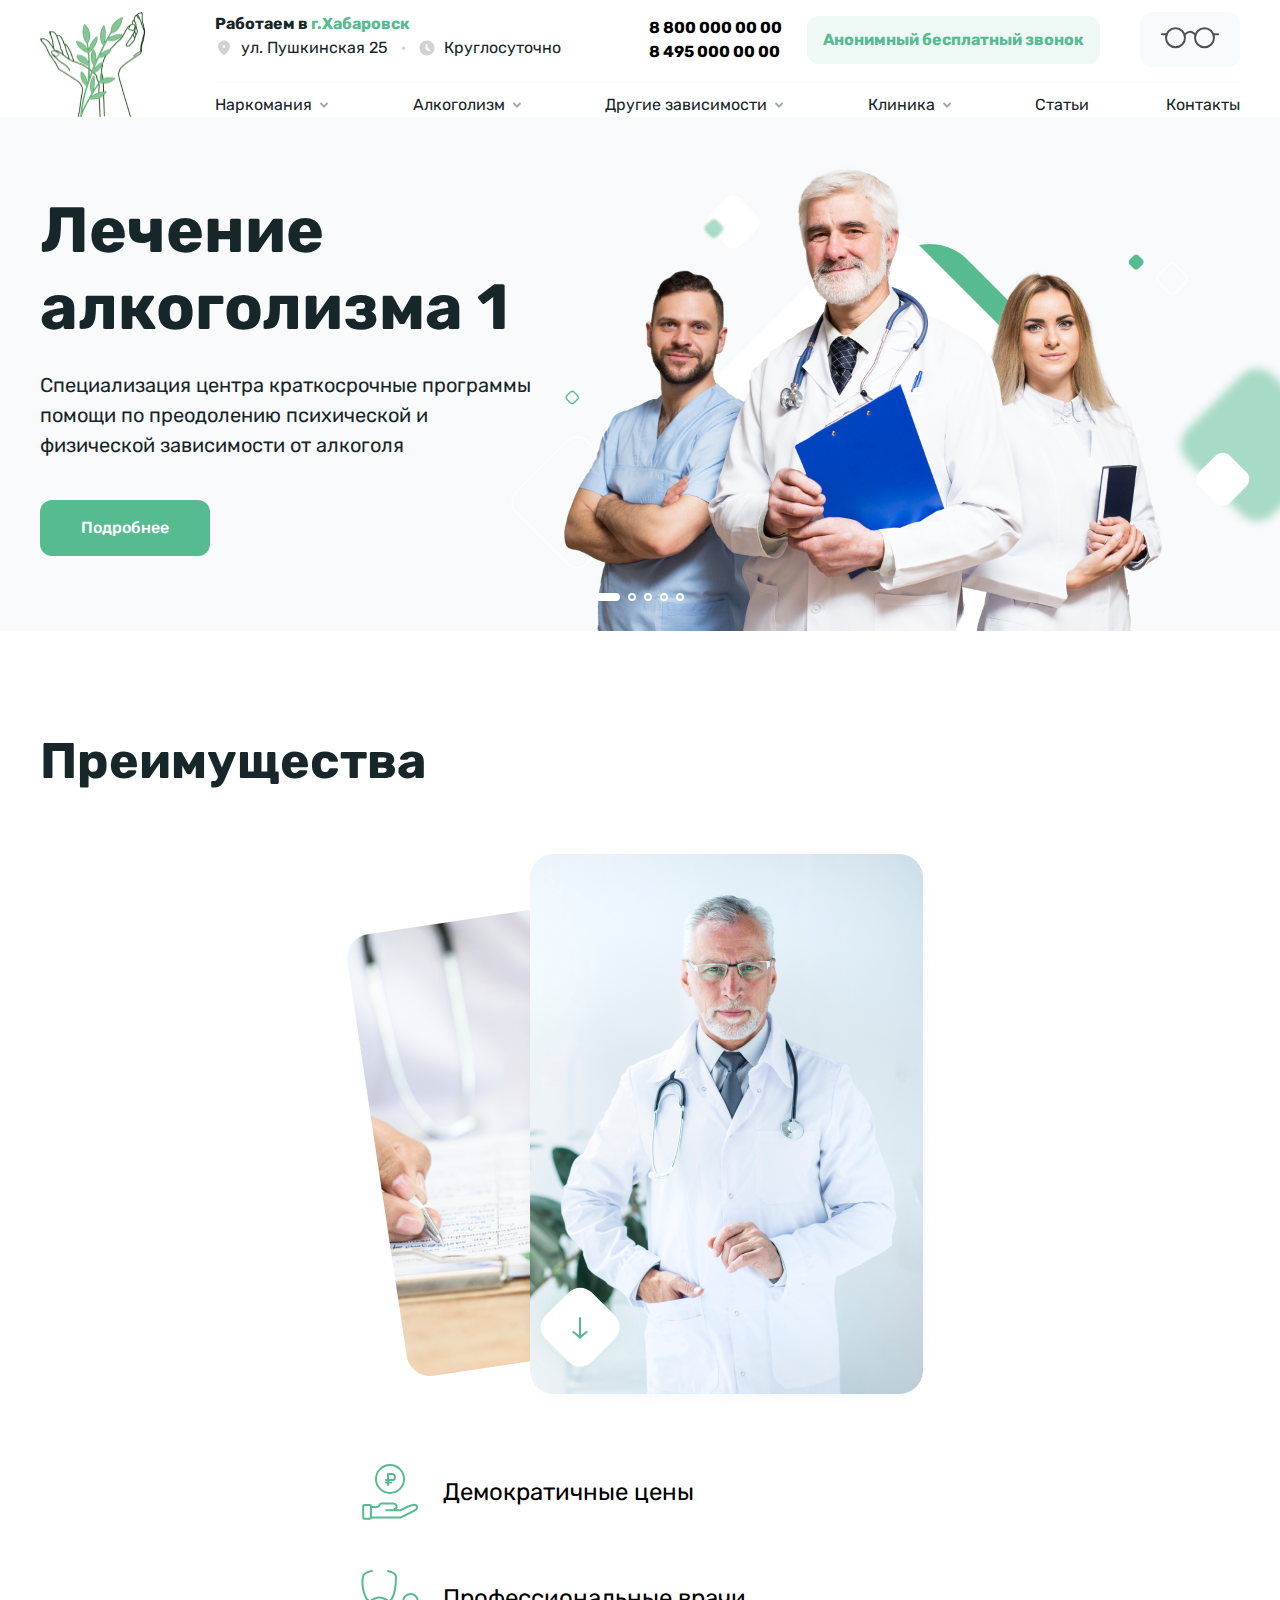
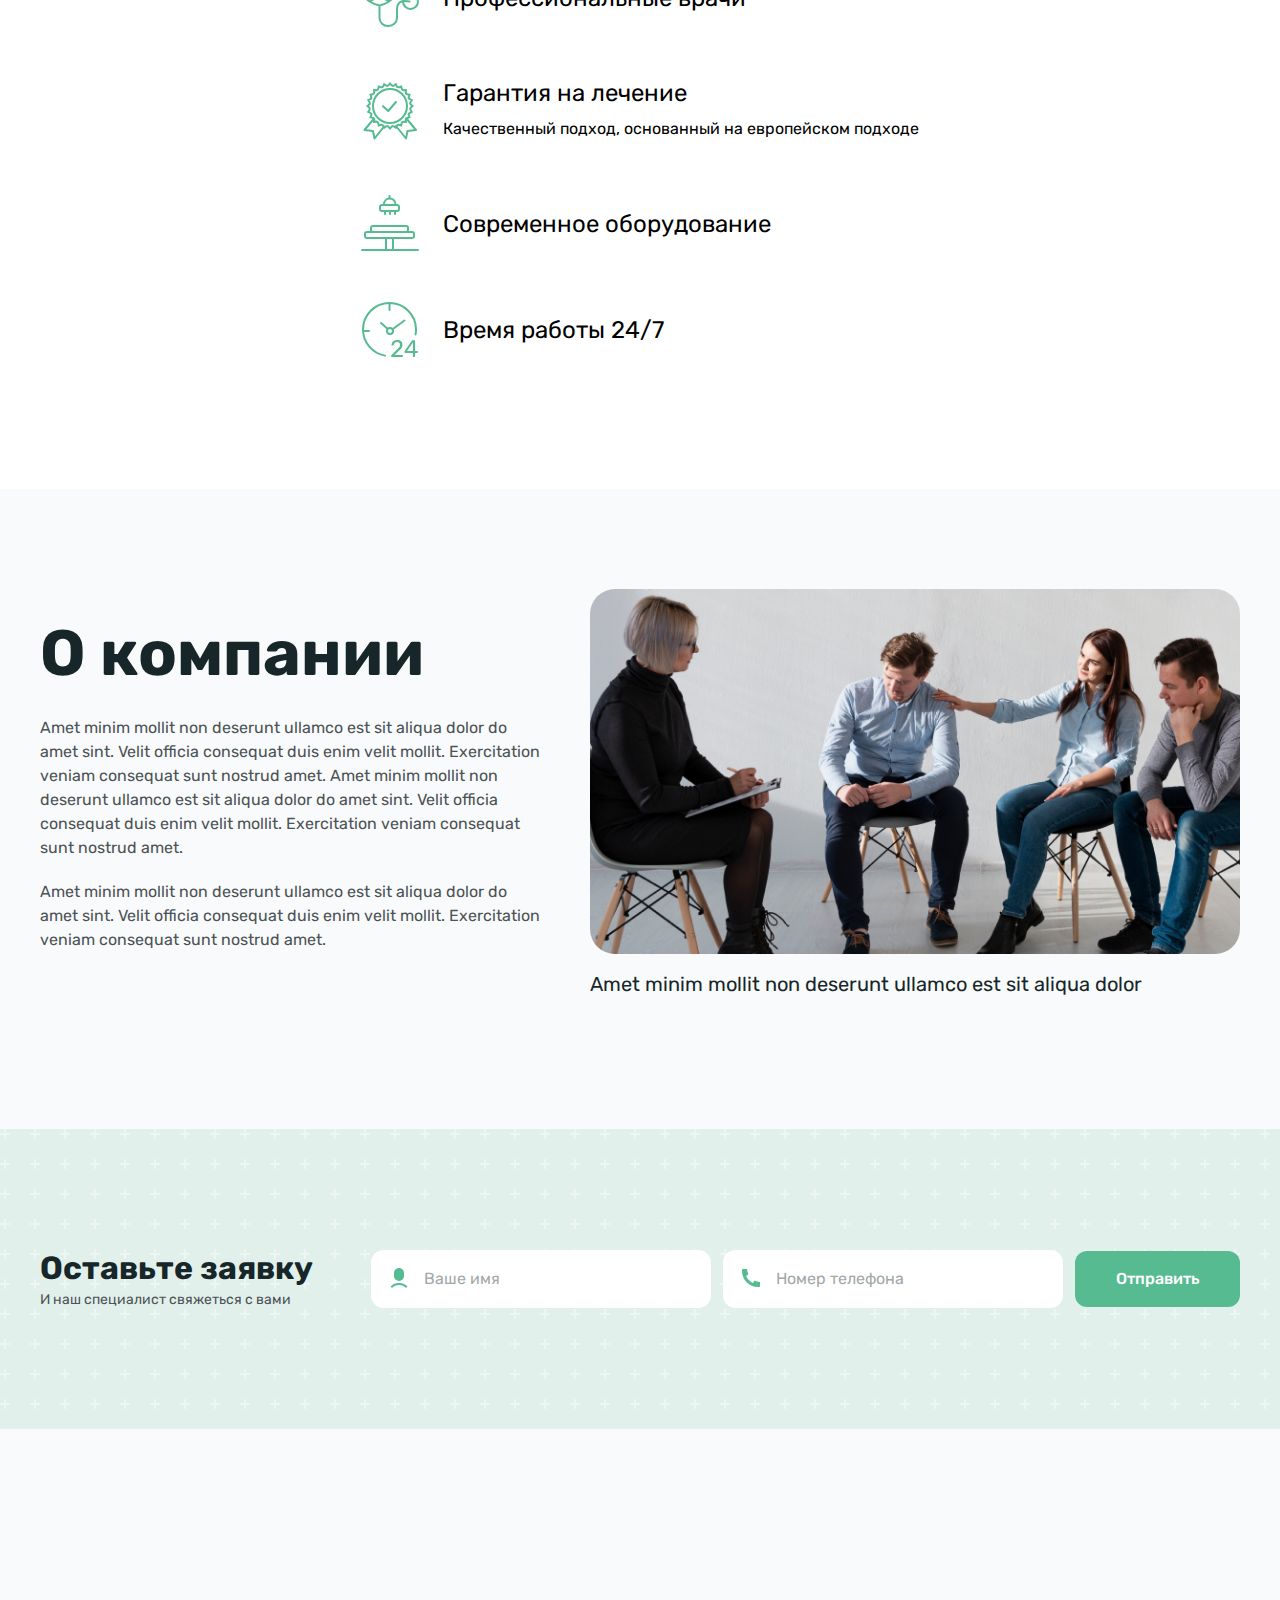
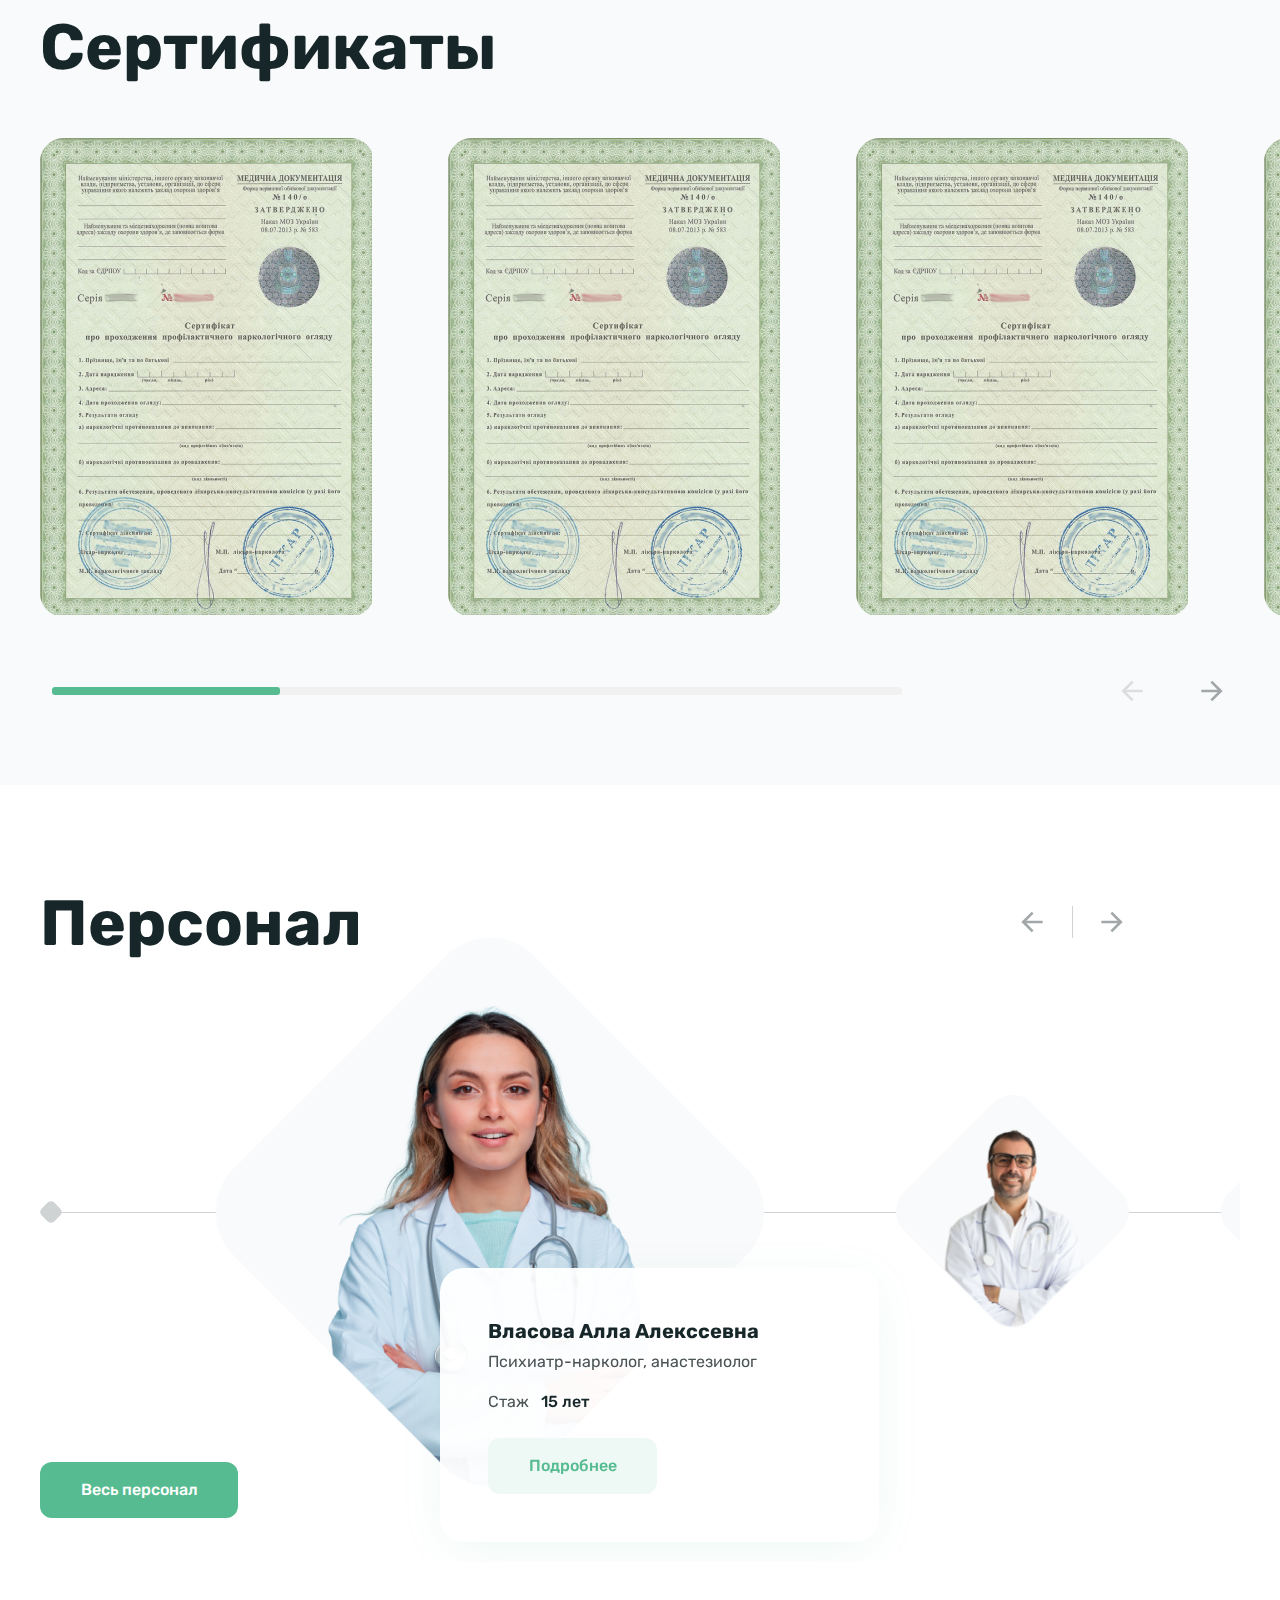
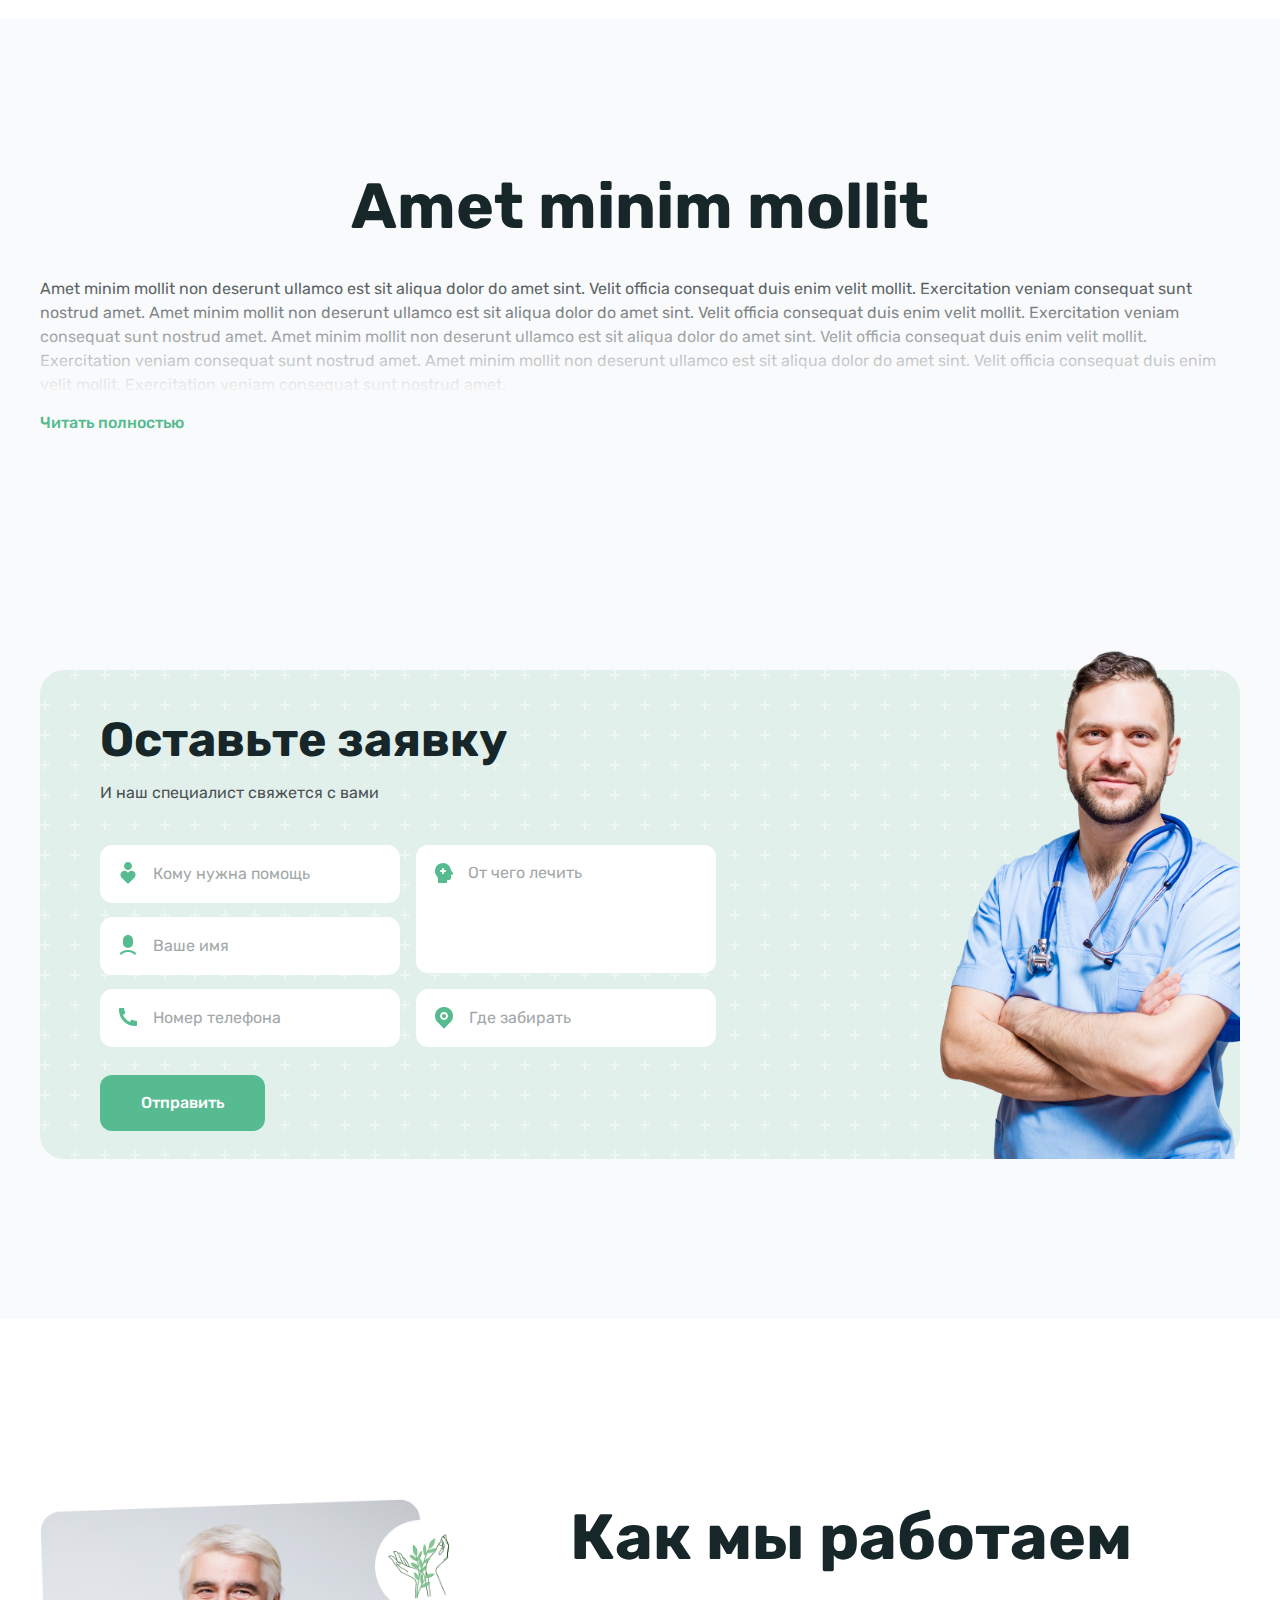
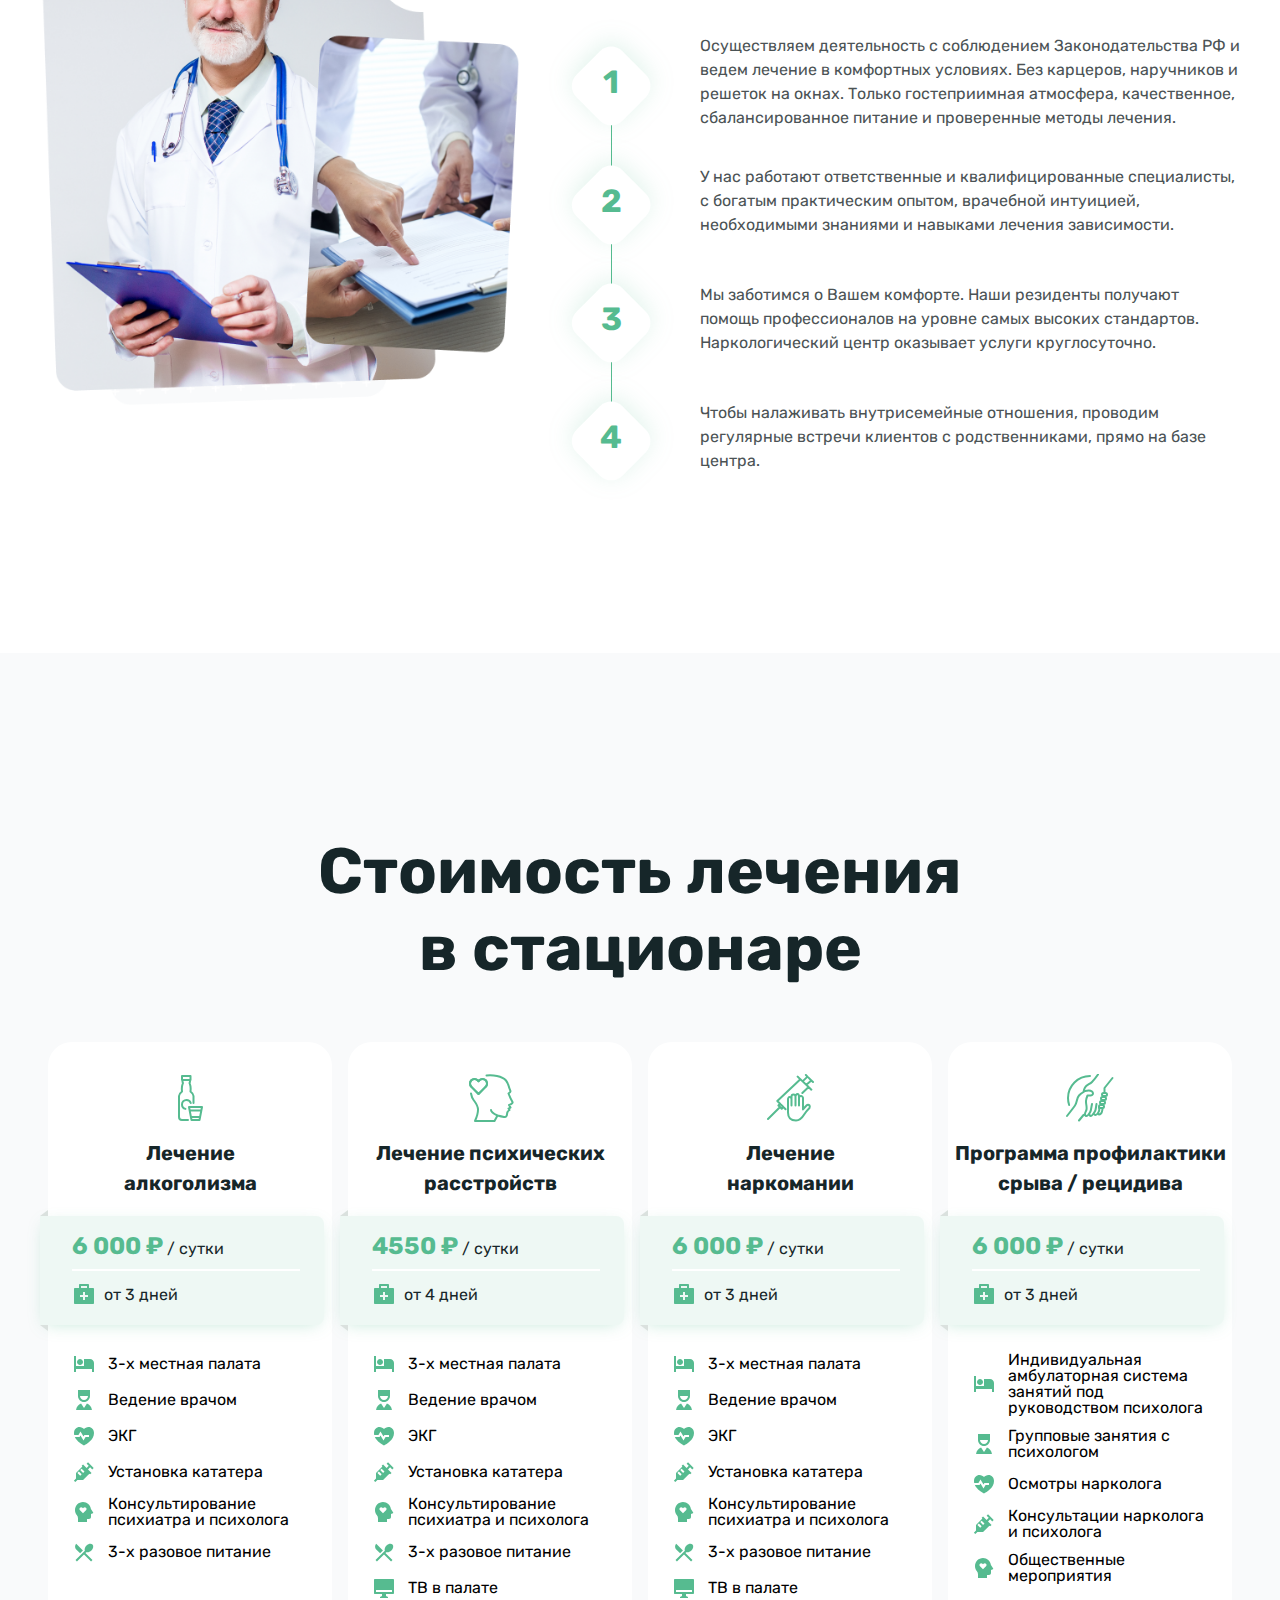
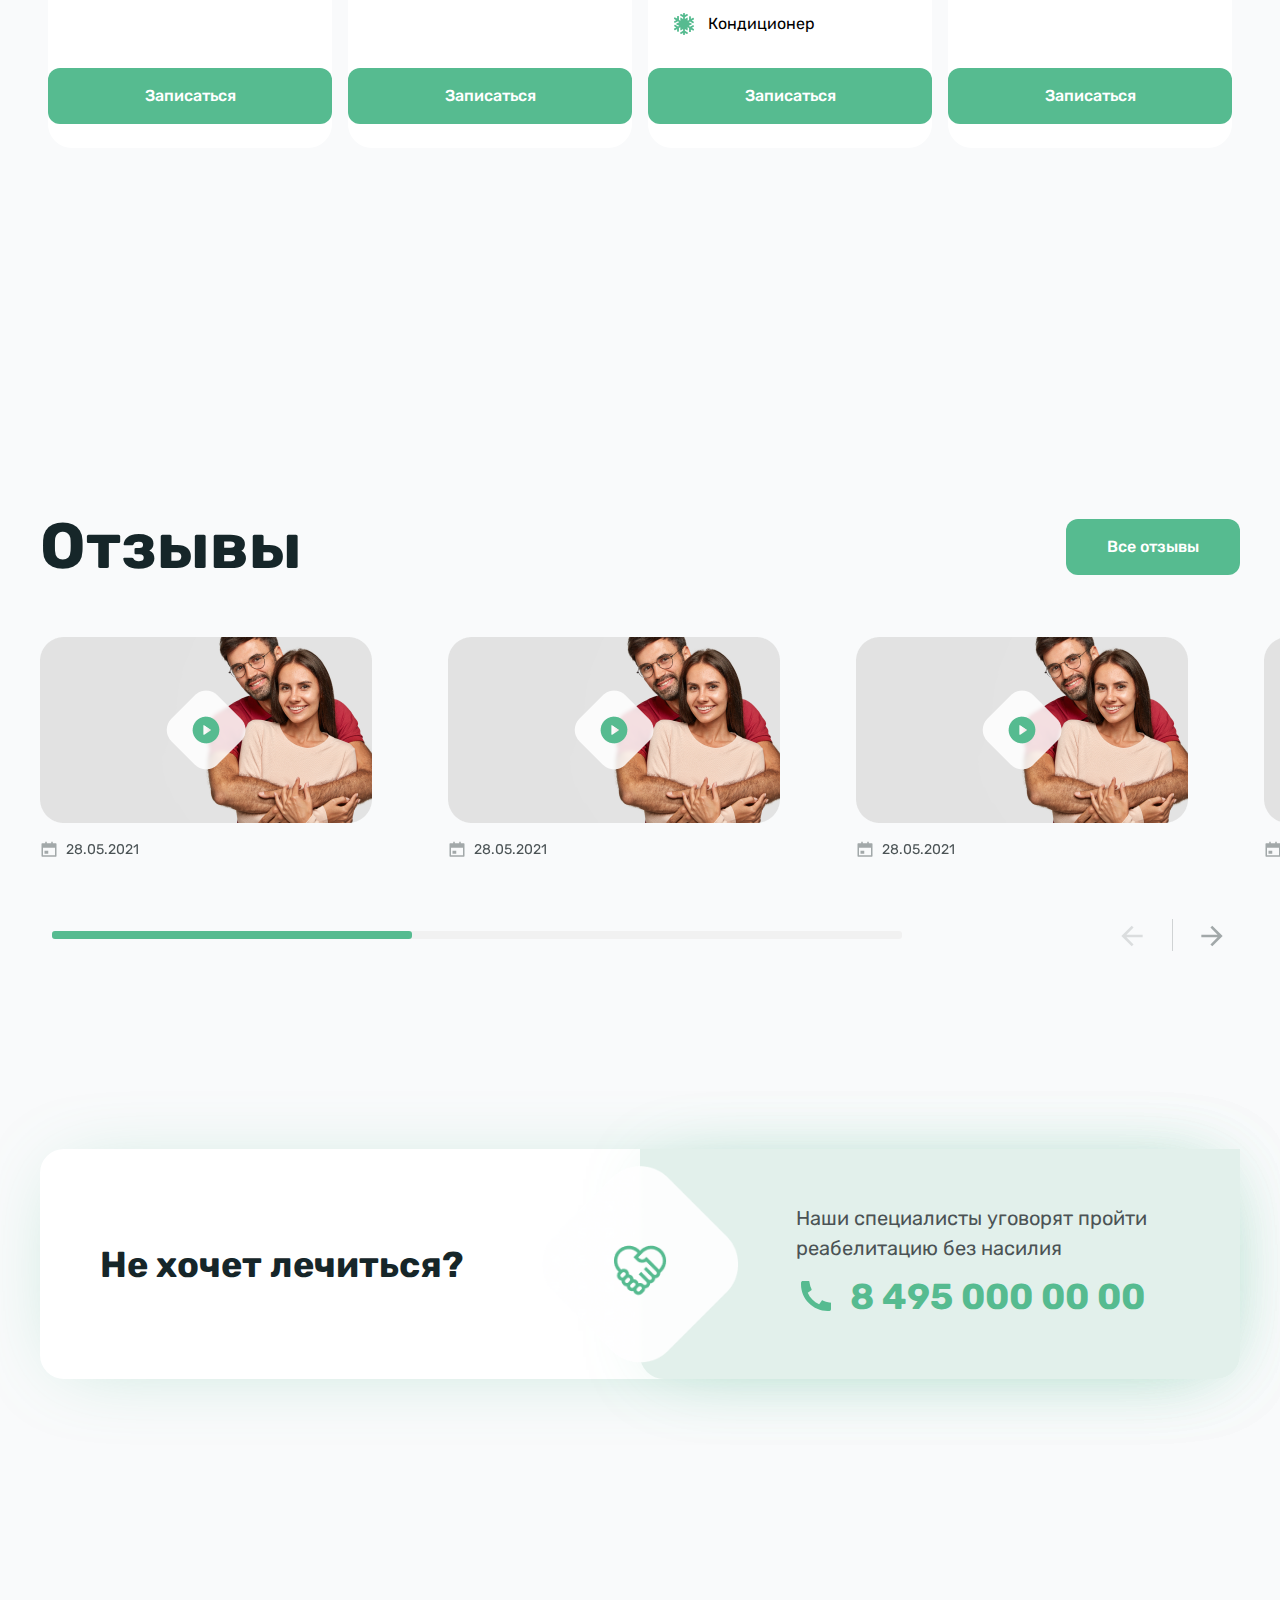
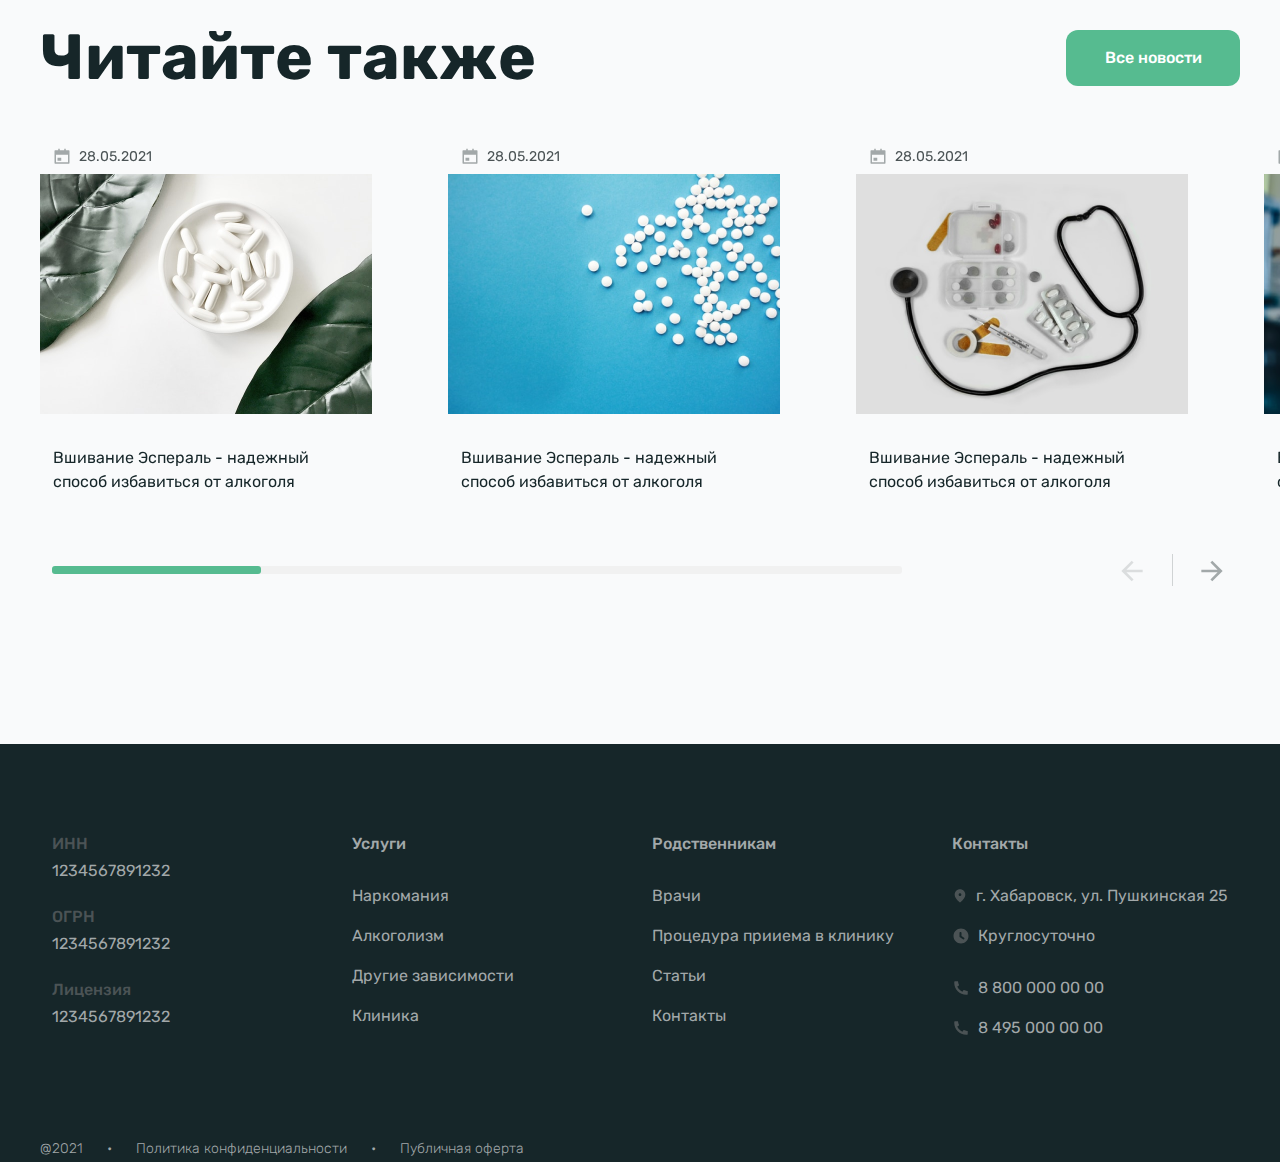
<file: index.html>
<!DOCTYPE html>
<html lang="en">
  <head>
    <meta charset="UTF-8" />
    <meta http-equiv="X-UA-Compatible" content="IE=edge" />
    <meta name="viewport" content="width=device-width, initial-scale=1.0" />
    <meta name="format-detection" content="telephone=no" />
    <title>Наркоклиника</title>
    <link rel="shortcut icon" href="img/logo.png" type="image/x-icon">
    <link rel="preconnect" href="https://fonts.googleapis.com" />
    <link rel="preconnect" href="https://fonts.gstatic.com" crossorigin />
    <link
      href="https://fonts.googleapis.com/css2?family=Rubik:wght@300;400;500;700&display=swap"
      rel="stylesheet"
    />
    <link rel="stylesheet" href="./css/style.min.css" />
  </head>
  <body class="main__body">
    <!-- Header -->
    <header class="header">
  <div class="container">
    <div class="header__inner">
      <a href="#"><img class="header__logo" src="img/logo.png" alt="logo" /></a>

      <div class="header-menu">
        <div class="header-menu-top">
          <div class="header-menu__left">
            <div class="header-menu__left-inner">
              <div class="header-menu__left-location-inner">
                <p class="header-menu__left-location">Работаем в <span>г.Хабаровск</span></p>
                <div class="header-menu__left-wrapper">
                  <p class="header-menu__left-schedule">ул. Пушкинская 25</p>
                  <p class="header-menu__left-schedule">Круглосуточно</p>
                </div>
              </div>
            </div>
            <div class="header-menu__right">
              <div class="header-menu__right-wrapper">
                <a class="header-menu__right-phone" href="tel:88000000000"> 8 800 000 00 00 </a>
                <a class="header-menu__right-phone" href="tel:84950000000"> 8 495 000 00 00 </a>
              </div>
              <a class="header-menu__right-call" href="#"> Анонимный бесплатный звонок </a>
            </div>
          </div>
          <div class="header-menu__right">
            <div class="header-menu__right-wrapper">
              <a class="header-menu__right-phone" href="tel:88000000000"> 8 800 000 00 00 </a>
              <a class="header-menu__right-phone" href="tel:84950000000"> 8 495 000 00 00 </a>
            </div>
            <a class="header-menu__right-call" href="#"> Анонимный бесплатный звонок </a>
            <button class="header-menu__right-btn">
              <svg
                width="60"
                height="22"
                viewBox="0 0 60 22"
                fill="none"
                xmlns="http://www.w3.org/2000/svg"
              >
                <circle cx="15.5" cy="10.7941" r="9.5" stroke="#4B5355" stroke-width="2" />
                <path
                  d="M25 7.29412C25 7.29412 28.1483 4.60446 30.5 4.79412C32.5038 4.95572 35 7.29412 35 7.29412"
                  stroke="#4B5355"
                  stroke-width="2"
                  stroke-linecap="round"
                  stroke-linejoin="round"
                />
                <path
                  d="M53.5 7.29412H58"
                  stroke="#4B5355"
                  stroke-width="2"
                  stroke-linecap="round"
                  stroke-linejoin="round"
                />
                <path
                  d="M2 7.29412H6.5"
                  stroke="#4B5355"
                  stroke-width="2"
                  stroke-linecap="round"
                  stroke-linejoin="round"
                />
                <circle cx="44.5" cy="10.7941" r="9.5" stroke="#4B5355" stroke-width="2" />
              </svg>
            </button>
          </div>
        </div>
        <nav class="header-nav">
          <ul class="header-nav__list">
            <li class="header-nav__list-item hover-item-1">
              <a class="header-nav__list-link" href="#">
                Наркомания
                <svg width="24" height="24" fill="none" xmlns="http://www.w3.org/2000/svg">
                  <path d="M12 15l-4.2-4.2 1.4-1.5 2.8 2.9 2.8-2.9 1.4 1.5L12 15z" fill="#A2A8A9" />
                </svg>
              </a>
              <div class="dropdown-menu dropdown-menu-1">
                <div class="menu-container">
                  <ul class="dropdown-menu__list">
                    <li class="dropdown-menu__list-item">
                      <h6 class="dropdown-menu__list-title subtitle">Помощь при наркомании</h6>
                    </li>
                    <li class="dropdown-menu__list-item">
                      <a class="dropdown-menu__list-link" href="#">
                        <svg width="32" height="32" fill="none" xmlns="http://www.w3.org/2000/svg">
                          <path
                            d="M28.2 17.7l1-1.3a9 9 0 001.6-7.1A8.8 8.8 0 0024.2 2C20.5 1.2 16 6 16 6s-4.4-4-8-3.8c-3.5.3-6.3 3.4-6.9 7.2-.4 2.7.3 5.6 2 7.8C7.4 22.5 16 30 16 30l1.5-1.4"
                            stroke="#56BB90"
                            stroke-width="1.5"
                            stroke-linecap="round"
                            stroke-linejoin="round"
                          />
                          <path
                            d="M14 10v3h-3v3.7h3v2.6h3.7v-2.6h2.6V13h-2.6v-3H14z"
                            stroke="#56BB90"
                            stroke-width="1.5"
                            stroke-linecap="round"
                            stroke-linejoin="round"
                          />
                          <circle cx="25.3" cy="25.3" r="5.9" stroke="#56BB90" stroke-width="1.5" />
                          <path
                            stroke="#56BB90"
                            stroke-width="1.5"
                            stroke-linecap="round"
                            d="M25.3 25.9v-3.1"
                          />
                          <circle cx="25.3" cy="28" fill="#56BB90" r=".7" />
                        </svg>
                        <span>Первая помощь при передозировке</span>
                        <svg width="18" height="18" fill="none" xmlns="http://www.w3.org/2000/svg">
                          <path d="M9.9 9L6.2 5.3l1-1L12 9l-4.8 4.8-1-1L9.9 9z" fill="#D0D3D4" />
                        </svg>
                      </a>
                    </li>
                    <li class="dropdown-menu__list-item">
                      <a class="dropdown-menu__list-link" href="#">
                        <svg width="32" height="32" fill="none" xmlns="http://www.w3.org/2000/svg">
                          <path
                            d="M23.8 22.1L22 25.3h2.7l-1.6 3M5 30v-2.6c0-1.8 1.9-3 3.6-3.9m3-3.7v2.6s-1.5.4-3 1.1m3-3.7s1.6.7 2.6.7 2.7-.7 2.7-.7m-5.3 0s-2.7-1.7-2.7-5H7.6c-.6 0-1-.6-1-1.3 0-.5.4-1.3 1-1.3m9.3 7.6v1.6m0-1.6s2.6-1.7 2.6-5h1.3c.6 0 1-.7 1-1.3 0-.5-.2-1-.7-1.3m0 0h-2l-.3-1.3s-2.9-.3-4.6-1c-1-.4-2.3-1.3-2.3-1.3m9.2 3.6v-3c0-1.4-1.2-3-3-4m-7.8 2.4l1.6 1m0 0s-1.4.3-2 1c-.6.8-.3 2.6-.3 2.6h-2m0 0v-3C7.6 7.4 8.7 6 10.3 5m0 0a7.8 7.8 0 018 .1m-8 0s.6-4.1 4-4.1c3.2 0 3.9 4.2 3.9 4.2M8.6 23.5s2.5 5.5 5.6 5.5c.7 0 1.4-.3 2-.7M15.9 17.5h-3.3s.3-2 1.6-2 1.7 2 1.7 2zM11.2 12.2l1.7 1-1.7 1M17.2 12.2l-1.7 1 1.7 1"
                            stroke="#56BB90"
                            stroke-width="1.5"
                            stroke-linecap="round"
                            stroke-linejoin="round"
                          />
                          <path
                            stroke="#56BB90"
                            stroke-width="1.5"
                            stroke-linecap="round"
                            d="M5.1 16.7h.4M3.6 19.3l3.2-.5M6.5 21.1l.7-.5"
                          />
                          <circle cx="23.4" cy="25.4" r="5.8" stroke="#56BB90" stroke-width="1.5" />
                        </svg>
                        <span>Снятие ломки</span>
                        <svg width="18" height="18" fill="none" xmlns="http://www.w3.org/2000/svg">
                          <path d="M9.9 9L6.2 5.3l1-1L12 9l-4.8 4.8-1-1L9.9 9z" fill="#D0D3D4" />
                        </svg>
                      </a>
                    </li>
                    <li class="dropdown-menu__list-item">
                      <a class="dropdown-menu__list-link" href="#">
                        <svg width="32" height="32" fill="none" xmlns="http://www.w3.org/2000/svg">
                          <path
                            d="M23.7 16.7L21.5 31h-11L8.6 16.7m15.1 0h-15m15 0H25v-3h-1.3m-15 3H7v-3h1.6m0 0S8.6 6.3 16 6m-7.4 7.8h15.1m0 0s0-4.3-3-6.5M22 2.4L19.1 1 18 14"
                            stroke="#56BB90"
                            stroke-width="1.5"
                            stroke-linecap="round"
                            stroke-linejoin="round"
                          />
                        </svg>
                        <span>Детоксикация</span>
                        <svg width="18" height="18" fill="none" xmlns="http://www.w3.org/2000/svg">
                          <path d="M9.9 9L6.2 5.3l1-1L12 9l-4.8 4.8-1-1L9.9 9z" fill="#D0D3D4" />
                        </svg>
                      </a>
                    </li>
                    <li class="dropdown-menu__list-item">
                      <a class="dropdown-menu__list-link" href="#">
                        <svg width="32" height="32" fill="none" xmlns="http://www.w3.org/2000/svg">
                          <rect
                            x="1.8"
                            y="22.8"
                            width="3.5"
                            height="6.5"
                            rx="1.3"
                            stroke="#56BB90"
                            stroke-width="1.5"
                          />
                          <path
                            d="M6 23.6h3.2c1 0 1-1.6 2.2-1.6h6.3c1 0 1.7.8 1.6 1.6 0 .7-1.9 1.3-1.9 1.3m0 0h-3.5m3.5 0h4.1s3.5-1.6 5.7-2.1c.8-.2 2.2-.3 2.6.2.3.6.3 1.3-.4 1.6L21.5 28H6M9 20V8.2c0-.6.2-1.2.7-1.6a2 2 0 011.6-.7h2.6M29 20V8.2c0-.6-.3-1.2-.7-1.6-.3-.4-1-.7-1.6-.7h-3M14 6V5a4 4 0 014-4h1.9a4 4 0 014 4v1m-9.9 0h9.9M17.2 9v3.2H14v4h3.2V19h4v-2.9H24v-3.9h-2.9V9h-3.9z"
                            stroke="#56BB90"
                            stroke-width="1.5"
                            stroke-linecap="round"
                            stroke-linejoin="round"
                          />
                        </svg>
                        <span>УБОД</span>
                        <svg width="18" height="18" fill="none" xmlns="http://www.w3.org/2000/svg">
                          <path d="M9.9 9L6.2 5.3l1-1L12 9l-4.8 4.8-1-1L9.9 9z" fill="#D0D3D4" />
                        </svg>
                      </a>
                    </li>
                    <li class="dropdown-menu__list-item">
                      <a class="dropdown-menu__list-link" href="#">
                        <svg width="32" height="32" fill="none" xmlns="http://www.w3.org/2000/svg">
                          <path
                            d="M21 27.4L19 31H6s2-4.5 2-7.6c-.1-2.7-1.8-4.5-3-6.2m16 10.2s-2.4-1-3.4-2-1-1.6-1-1.6m4.3 3.6l4.4 1c.6.1 1.3-.2 1.6-.7.6-.8.2-1.7.7-2.6.3-.7 1.3-1.3 1.3-1.3l-.6-1 1.3-.7-1-1.6s2.9-1 2.3-2c-1.3-2.3-2.6-5.6-2.6-5.6s1.3-1 1.3-1.3c0-.7-.4-1.2-.7-2-.7-2-.9-3.5-2.3-5.2-1.4-1.7-4.3-2.7-6-3-3.2-.6-7-.3-7-.3"
                            stroke="#56BB90"
                            stroke-width="1.5"
                            stroke-linecap="round"
                            stroke-linejoin="round"
                          />
                          <path
                            d="M8.2 2.2c.1-.2.5-.2.6 0 .5 1 1.7 1.3 2.6.7.2-.2.5 0 .5.3 0 1 .8 2 2 1.9.2 0 .4.3.2.5-.6.9-.2 2.1.7 2.6.2.1.2.5 0 .6-1 .5-1.3 1.7-.7 2.6.2.2 0 .5-.3.5-1 0-2 .8-1.9 2 0 .2-.3.4-.5.2-.9-.6-2.1-.2-2.6.7-.1.2-.5.2-.6 0-.5-1-1.7-1.3-2.6-.7-.2.2-.5 0-.5-.3 0-1-.8-2-2-1.9a.3.3 0 01-.2-.5c.6-.9.2-2.1-.7-2.6a.3.3 0 010-.6c1-.5 1.3-1.7.7-2.6-.2-.2 0-.5.3-.5 1 0 2-.8 1.9-2 0-.2.3-.4.5-.2.9.6 2.1.2 2.6-.7z"
                            stroke="#56BB90"
                            stroke-width="1.5"
                            stroke-linejoin="round"
                          />
                          <circle cx="8.5" cy="8.5" r="2.8" stroke="#56BB90" stroke-width="1.5" />
                        </svg>
                        <span>Кодирование от наркотиков</span>
                        <svg width="18" height="18" fill="none" xmlns="http://www.w3.org/2000/svg">
                          <path d="M9.9 9L6.2 5.3l1-1L12 9l-4.8 4.8-1-1L9.9 9z" fill="#D0D3D4" />
                        </svg>
                      </a>
                    </li>
                    <li class="dropdown-menu__list-item">
                      <a class="dropdown-menu__list-link" href="#">
                        <svg width="32" height="32" fill="none" xmlns="http://www.w3.org/2000/svg">
                          <g clip-path="url(#clip0)">
                            <rect
                              x="1"
                              y="12.4"
                              width="27.8"
                              height="11.8"
                              rx="5.9"
                              transform="rotate(-25 1 12.4)"
                              stroke="#56BB90"
                              stroke-width="1.5"
                            />
                            <path stroke="#56BB90" stroke-width="1.5" d="M13.9 6.5l5.2 10.8" />
                            <circle cx="14" cy="15" r="1" fill="#56BB90" />
                            <circle cx="8" cy="17" r="1" fill="#56BB90" />
                            <circle cx="10" cy="13" r="1" fill="#56BB90" />
                            <path
                              d="M28.4 15c1 1.5 1.6 3.4 1.6 5.4 0 5.3-4.1 9.6-9.3 9.6-4 0-7.4-2.7-8.7-6.4"
                              stroke="#56BB90"
                              stroke-width="1.5"
                              stroke-linecap="round"
                            />
                            <path stroke="#56BB90" stroke-width="1.5" d="M12.9 24.8l16.3-7.9" />
                          </g>
                          <defs>
                            <clipPath id="clip0">
                              <path fill="#fff" d="M0 0h32v32H0z" />
                            </clipPath>
                          </defs>
                        </svg>
                        <span>Лечение от зависимости к лирике</span>
                        <svg width="18" height="18" fill="none" xmlns="http://www.w3.org/2000/svg">
                          <path d="M9.9 9L6.2 5.3l1-1L12 9l-4.8 4.8-1-1L9.9 9z" fill="#D0D3D4" />
                        </svg>
                      </a>
                    </li>
                    <li class="dropdown-menu__list-item">
                      <a class="dropdown-menu__list-link" href="#">
                        <svg width="32" height="32" fill="none" xmlns="http://www.w3.org/2000/svg">
                          <path
                            d="M5.8 6.3h11v0c.6 0 1.2-.6 1.2-1.3V3.5a2 2 0 00-2-2H6.2a2 2 0 00-2 2v1.2c0 .9.8 1.6 1.6 1.6v0zm0 0v2.6l-3.2 3.8a1 1 0 00-.3.7v13.3c0 1.1 1 2 2 2H13"
                            stroke="#56BB90"
                            stroke-width="1.5"
                            stroke-linecap="round"
                            stroke-linejoin="round"
                          />
                          <path
                            d="M14.8 14.7a.8.8 0 000-1.5v1.5zM2 14.7h12.8v-1.5H2v1.5z"
                            fill="#56BB90"
                          />
                          <path
                            d="M27.2 12v2.1l2.6 3c.2.2.3.5.3.7V28a2 2 0 01-2 2H17.7a2 2 0 01-2-2V17.8c0-.2 0-.5.2-.6l2.6-3V12m8.7 0h-8.7m8.7 0v0c.6 0 1-.5 1-1v-1c0-1-.8-1.9-1.9-1.9h-7.1c-1.1 0-2 .9-2 2v.6c0 .7.6 1.3 1.3 1.3v0"
                            stroke="#56BB90"
                            stroke-width="1.5"
                            stroke-linecap="round"
                            stroke-linejoin="round"
                          />
                          <path
                            d="M21.6 18v2.6H19v3.1h2.6V26h3.1v-2.3H27v-3.1h-2.3V18h-3.1z"
                            stroke="#56BB90"
                            stroke-width="1.5"
                            stroke-linecap="round"
                            stroke-linejoin="round"
                          />
                        </svg>
                        <span>Лечение зависимости от аптечных наркотиков</span>
                        <svg width="18" height="18" fill="none" xmlns="http://www.w3.org/2000/svg">
                          <path d="M9.9 9L6.2 5.3l1-1L12 9l-4.8 4.8-1-1L9.9 9z" fill="#D0D3D4" />
                        </svg>
                      </a>
                    </li>
                    <li class="dropdown-menu__list-item">
                      <a class="dropdown-menu__list-link" href="#">
                        <svg width="32" height="32" fill="none" xmlns="http://www.w3.org/2000/svg">
                          <path
                            d="M16.5 26v-4.1m0-.7v.7m0-.7l2.1-4.8m-2.1 4.8l-1-2.4M13.6 14c-.9-3.5 2.8-8.9 2.8-8.9s2.2 3.3 2.8 6.4m-7.5 2.5c-2-1.3-5.8-2.5-5.8-2.5s.8 4 2.6 6.2m7.9 4.3l-3.4-1.6m3.4 1.6s-3 1.8-5.1 1.8c-.9 0-1.9-.2-2.8-.6m7.9-1.2s3.1 1.9 5.4 1.8c2.1 0 5.1-2 5.1-2s-1.3-1-2.3-1.4c-1-.4-2.8-.5-2.8-.5m-5.4 2l5.4-2m0 0s1.9-1.5 2.8-2.7c1.4-2 2.3-5.7 2.3-5.7l-2.3.7"
                            stroke="#56BB90"
                            stroke-width="1.5"
                            stroke-linecap="round"
                            stroke-linejoin="round"
                          />
                          <circle cx="16" cy="16" r="15.3" stroke="#56BB90" stroke-width="1.5" />
                          <path d="M3 24.3L29 6.8" stroke="#56BB90" stroke-width="1.5" />
                        </svg>
                        <span>Лечение зависимости от марихуаны</span>
                        <svg width="18" height="18" fill="none" xmlns="http://www.w3.org/2000/svg">
                          <path d="M9.9 9L6.2 5.3l1-1L12 9l-4.8 4.8-1-1L9.9 9z" fill="#D0D3D4" />
                        </svg>
                      </a>
                    </li>
                  </ul>
                  <ul class="dropdown-menu__list">
                    <li class="dropdown-menu__list-item">
                      <h6 class="dropdown-menu__list-title subtitle">Виды</h6>
                    </li>
                    <li class="dropdown-menu__list-item">
                      <a class="dropdown-menu__list-link" href="#">
                        <svg width="32" height="32" fill="none" xmlns="http://www.w3.org/2000/svg">
                          <path
                            d="M12 11.4V4a3 3 0 013-3h12a3 3 0 013 3v24a3 3 0 01-3 3h-9.9"
                            stroke="#56BB90"
                            stroke-width="1.5"
                            stroke-linecap="round"
                          />
                          <circle cx="9" cy="23" r="8.3" stroke="#56BB90" stroke-width="1.5" />
                          <path stroke="#56BB90" stroke-width="1.5" d="M2.3 27.4l13.3-8" />
                          <circle cx="17.5" cy="7" r="2.3" stroke="#56BB90" stroke-width="1.5" />
                          <circle cx="25" cy="7" r="2.3" stroke="#56BB90" stroke-width="1.5" />
                          <circle cx="25" cy="16" r="2.3" stroke="#56BB90" stroke-width="1.5" />
                          <path
                            d="M16 14.3c.4-.2.8-.3 1.3-.3 1.5 0 2.7 1.2 2.7 2.6 0 .5-.2 1-.5 1.4"
                            stroke="#56BB90"
                            stroke-width="1.5"
                            stroke-linecap="round"
                          />
                          <circle cx="25" cy="25" r="2.3" stroke="#56BB90" stroke-width="1.5" />
                        </svg>
                        <span>Наркотики-психостимуляторы</span>
                        <svg width="18" height="18" fill="none" xmlns="http://www.w3.org/2000/svg">
                          <path d="M9.9 9L6.2 5.3l1-1L12 9l-4.8 4.8-1-1L9.9 9z" fill="#D0D3D4" />
                        </svg>
                      </a>
                    </li>
                    <li class="dropdown-menu__list-item">
                      <a class="dropdown-menu__list-link" href="#">
                        <svg width="32" height="32" fill="none" xmlns="http://www.w3.org/2000/svg">
                          <g
                            clip-path="url(#clip0)"
                            stroke="#56BB90"
                            stroke-width="2"
                            stroke-linecap="round"
                            stroke-linejoin="round"
                          >
                            <path
                              d="M9.1 28.6V32h11.5v-3.4m-11.5 0h11.5m-11.5 0S6 26.9 6 21.4c0-4.4 3-6.4 6.6-7.2m8 14.4s3.1-2 3.1-7.2a6 6 0 00-.4-2m-10.7-5.2a10 10 0 014.5 0m-4.5 0V2m0 0h4.5m-4.5 0h-2.4m7 0v12.2m0-12.2h2.4M17 14.2c1.3.3 2.5.8 3.5 1.6m0 0l4.5-4.3m-4.5 4.3a8 8 0 012.7 3.6m1.8-7.9l3.2 3.1m-3.2-3l4.9 4.7-1.7-1.7m-3.2-3l-2-2.1m5.2 5.1l-5 4.8M7 24h16"
                            />
                          </g>
                          <defs>
                            <clipPath id="clip0">
                              <path fill="#fff" d="M0 0h32v32H0z" />
                            </clipPath>
                          </defs>
                        </svg>
                        <span>Легкие наркотики</span>
                        <svg width="18" height="18" fill="none" xmlns="http://www.w3.org/2000/svg">
                          <path d="M9.9 9L6.2 5.3l1-1L12 9l-4.8 4.8-1-1L9.9 9z" fill="#D0D3D4" />
                        </svg>
                      </a>
                    </li>
                    <li class="dropdown-menu__list-item">
                      <a class="dropdown-menu__list-link" href="#">
                        <svg width="32" height="32" fill="none" xmlns="http://www.w3.org/2000/svg">
                          <path
                            d="M1 8.5l2-2M8.5 1l-2 2m0 0l5 4.8M6.4 3L3 6.5m8.4 1.3l-3.6 3.6m3.6-3.6l1.3-1.3m-1.3 1.3l-4.9 5m1.3-1.4L3 6.5m4.8 5l-1.3 1.2M4 15.3l2.6-2.6M15.3 4l-2.6 2.6m0 0l3.8 3.9m-10 2.3l4 3.9m13.3 7.2l1.6-1.5c.7-.8.7-2 0-2.8l-1.6-1.6m0 6l-1.5 1.5a2 2 0 01-2.8 0l-9-8.8m13.3 7.2L31 31m-7.2-13.1l-2 2m2-2l-3.6-3.7m0 0l-2 2.1m2-2l-3.7-4m0 0l-6 6.3"
                            stroke="#56BB90"
                            stroke-width="1.5"
                            stroke-linecap="round"
                            stroke-linejoin="round"
                          />
                        </svg>
                        <span>Мефедроновая зависимость</span>
                        <svg width="18" height="18" fill="none" xmlns="http://www.w3.org/2000/svg">
                          <path d="M9.9 9L6.2 5.3l1-1L12 9l-4.8 4.8-1-1L9.9 9z" fill="#D0D3D4" />
                        </svg>
                      </a>
                    </li>
                    <li class="dropdown-menu__list-item">
                      <a class="dropdown-menu__list-link" href="#">
                        <svg width="32" height="32" fill="none" xmlns="http://www.w3.org/2000/svg">
                          <path
                            d="M21.9 12.9l-.6 3.7-.3.6-3.6 3.5m4.5-7.8l-2.6-2.5m2.6 2.5s2.6-.7 3.8-1.9c1.1-1.1 1.2-2.2 1.9-3.7.8-2 3.6-3.8 1.8-5C28 1.2 26.8 3.6 25 4.5c-1.5.7-2.6.7-3.8 1.8-1.2 1.3-1.9 4.1-1.9 4.1m0 0l-3.8.6a1 1 0 00-.5.2L10.8 15m0 0L1.7 24a1 1 0 000 1.4l4.6 4.8c.4.4 1 .4 1.4 0l9.7-9.6m-6.6-5.8s1.7-.2 2.8.8c1.5 1.2.1 3.3 1.6 4.4.7.5 2.2.6 2.2.6"
                            stroke="#56BB90"
                            stroke-width="1.5"
                            stroke-linecap="round"
                            stroke-linejoin="round"
                          />
                          <circle cx="6" cy="24" r="1" fill="#56BB90" />
                          <circle cx="11" cy="23" r="1" fill="#56BB90" />
                          <circle cx="11" cy="19" r="1" fill="#56BB90" />
                        </svg>
                        <span>Метадоновая зависимость</span>
                        <svg width="18" height="18" fill="none" xmlns="http://www.w3.org/2000/svg">
                          <path d="M9.9 9L6.2 5.3l1-1L12 9l-4.8 4.8-1-1L9.9 9z" fill="#D0D3D4" />
                        </svg>
                      </a>
                    </li>
                    <li class="dropdown-menu__list-item">
                      <a class="dropdown-menu__list-link" href="#">
                        <svg width="32" height="32" fill="none" xmlns="http://www.w3.org/2000/svg">
                          <path
                            d="M1 8.2V2h6.7M1 8.2l5.1-1.6M1 8.2L12.5 17l2.5-1M6.1 6.6l9 9.4M6 6.6L7.7 2M15 16l1-3L7.7 2M21 8.3L23.3 1H26m-5 7.3l5.2 2.7L31 8.3m-10 0l5.2-3m4.8 3L28.7 1H26m5 7.3l-4.8-3m0 0L26 1M3 24.9L6.9 20l5.1 3.6m-9 1.3l4.8 1.6M3 24.9L6.5 31l2.1-.5m3.4-7l-4.2 3m4.2-3L10.7 30l-2 .5m-.9-4l.8 4M18 29.7l-1-2.4L25.2 17M18 29.7l2.4 1.3L31 23m-13 6.7l8.6-8.4M31 23l-4.4-1.7M31 23v-6h-5.8m1.4 4.3L25.2 17"
                            stroke="#56BB90"
                            stroke-width="1.5"
                            stroke-linecap="round"
                            stroke-linejoin="round"
                          />
                        </svg>
                        <span>Солевая зависимость</span>
                        <svg width="18" height="18" fill="none" xmlns="http://www.w3.org/2000/svg">
                          <path d="M9.9 9L6.2 5.3l1-1L12 9l-4.8 4.8-1-1L9.9 9z" fill="#D0D3D4" />
                        </svg>
                      </a>
                    </li>
                    <li class="dropdown-menu__list-item">
                      <a class="dropdown-menu__list-link" href="#">
                        <svg width="32" height="32" fill="none" xmlns="http://www.w3.org/2000/svg">
                          <path
                            d="M10 19V2c0-.6.4-1 1-1h18c.6 0 1 .4 1 1v27c0 .6-.4 1-1 1h-5"
                            stroke="#56BB90"
                            stroke-width="1.5"
                            stroke-linecap="round"
                          />
                          <path
                            d="M10 15.8s2-.8 4.3-.8c4.2 0 6.2 2.2 10.5 2 2-.1 5.2-1.2 5.2-1.2M22 30H2s-.3-2 .7-2.7c.8-.5 2.5 0 2.5 0s-.2-1.8.6-2.3c.8-.6 2.6 0 2.6 0s1.9-3.2 3.8-3c1.7.2 3.1 3 3.1 3s1.5-.4 2.3 0c.9.5 1 2.3 1 2.3s1.4-.3 2.1 0c1.1.5 1.3 2.7 1.3 2.7z"
                            stroke="#56BB90"
                            stroke-width="1.5"
                            stroke-linecap="round"
                            stroke-linejoin="round"
                          />
                          <path stroke="#56BB90" stroke-width="1.5" d="M10 4.3h20M10 7.3h20" />
                          <path
                            stroke="#56BB90"
                            stroke-width="1.5"
                            stroke-linecap="round"
                            d="M23.8 20.3h1.5M16.8 21.3h2.5M13.8 18.3h1.5M24.8 25.3h1.5M7.8 27.3h1.5M10.8 25.3h1.5M13.8 27.3h1.5"
                          />
                        </svg>
                        <span>Спайсовая зависимость</span>
                        <svg width="18" height="18" fill="none" xmlns="http://www.w3.org/2000/svg">
                          <path d="M9.9 9L6.2 5.3l1-1L12 9l-4.8 4.8-1-1L9.9 9z" fill="#D0D3D4" />
                        </svg>
                      </a>
                    </li>
                    <li class="dropdown-menu__list-item">
                      <a class="dropdown-menu__list-link" href="#">
                        <svg width="32" height="32" fill="none" xmlns="http://www.w3.org/2000/svg">
                          <path
                            d="M1 7.4h10.3m0 0s3 5 6 6.4c3.3 1.4 6 1.7 9 0C29 12.3 31 7.4 31 7.4h-3.3m-16.4 0h5m0 0S19 2 22 2s5.7 5.4 5.7 5.4m-11.4 0h11.4M17 26.8c0-3 4-9.8 4-9.8s4 6 4 9.8c0 2.2-1.7 4.2-4 4.2s-4-2-4-4.2z"
                            stroke="#56BB90"
                            stroke-width="1.5"
                            stroke-linecap="round"
                            stroke-linejoin="round"
                          />
                          <path
                            d="M19 28.9c0-1.5 2-4.9 2-4.9s2 3 2 4.9c0 1.1-.8 2.1-2 2.1s-2-1-2-2.1z"
                            stroke="#56BB90"
                            stroke-width="1.5"
                            stroke-linecap="round"
                            stroke-linejoin="round"
                          />
                        </svg>
                        <span>Героиновая зависимость</span>
                        <svg width="18" height="18" fill="none" xmlns="http://www.w3.org/2000/svg">
                          <path d="M9.9 9L6.2 5.3l1-1L12 9l-4.8 4.8-1-1L9.9 9z" fill="#D0D3D4" />
                        </svg>
                      </a>
                    </li>
                    <li class="dropdown-menu__list-item">
                      <a class="dropdown-menu__list-link" href="#">
                        <svg width="32" height="32" fill="none" xmlns="http://www.w3.org/2000/svg">
                          <path
                            d="M3.8 25c-2.6 1.2-1.6 5-1.6 5H31s-1-3.9-3.3-4.2C26 25.7 24 28 24 28s-.6-1-1.3-.9c-.5.1-1 1-1 1s-.8-1.1-1.6-1.3c-.8-.1-2 .5-2 .5l-.8-.8"
                            stroke="#56BB90"
                            stroke-width="1.5"
                            stroke-linecap="round"
                            stroke-linejoin="round"
                          />
                          <rect
                            x="2"
                            y="13.2"
                            width="24.2"
                            height="15.6"
                            rx="2.3"
                            transform="rotate(-19.8 2 13.2)"
                            stroke="#56BB90"
                            stroke-width="1.5"
                          />
                          <path stroke="#56BB90" stroke-width="1.5" d="M2.8 16.2l22.4-8.1" />
                          <rect
                            x="20.3"
                            y="18.1"
                            width="6.4"
                            height="2.4"
                            rx="1.2"
                            transform="rotate(-19.8 20.3 18)"
                            stroke="#56BB90"
                            stroke-width="1.5"
                          />
                        </svg>
                        <span>Кокаиновая зависимость</span>
                        <svg width="18" height="18" fill="none" xmlns="http://www.w3.org/2000/svg">
                          <path d="M9.9 9L6.2 5.3l1-1L12 9l-4.8 4.8-1-1L9.9 9z" fill="#D0D3D4" />
                        </svg>
                      </a>
                    </li>
                    <li class="dropdown-menu__list-item">
                      <a class="dropdown-menu__list-link" href="#">
                        <svg width="32" height="32" fill="none" xmlns="http://www.w3.org/2000/svg">
                          <circle cx="24.7" cy="25.3" r="5.9" stroke="#56BB90" stroke-width="1.5" />
                          <path d="M20.3 30.3l8.6-8.8" stroke="#56BB90" stroke-width="1.5" />
                          <circle cx="6.7" cy="17.3" r="5.9" stroke="#56BB90" stroke-width="1.5" />
                          <path d="M2.3 22.3l8.6-8.8" stroke="#56BB90" stroke-width="1.5" />
                          <circle cx="22" cy="6.7" r="5.9" stroke="#56BB90" stroke-width="1.5" />
                          <path d="M17.7 11.7l8.5-8.8" stroke="#56BB90" stroke-width="1.5" />
                        </svg>
                        <span>Амфетаминовая зависимость</span>
                        <svg width="18" height="18" fill="none" xmlns="http://www.w3.org/2000/svg">
                          <path d="M9.9 9L6.2 5.3l1-1L12 9l-4.8 4.8-1-1L9.9 9z" fill="#D0D3D4" />
                        </svg>
                      </a>
                    </li>
                  </ul>
                  <ul class="dropdown-menu__list">
                    <li class="dropdown-menu__list-item">
                      <h6 class="dropdown-menu__list-title subtitle">Лечение</h6>
                    </li>
                    <li class="dropdown-menu__list-item">
                      <a class="dropdown-menu__list-link" href="#">
                        <svg width="32" height="32" fill="none" xmlns="http://www.w3.org/2000/svg">
                          <path
                            d="M1 15L15.7 2 31 15M5 15v13a3 3 0 003 3h16a3 3 0 003-3V15"
                            stroke="#56BB90"
                            stroke-width="1.5"
                            stroke-linecap="round"
                            stroke-linejoin="round"
                          />
                          <rect
                            x="10.8"
                            y="14.8"
                            width="10.5"
                            height="9.5"
                            rx="1.3"
                            stroke="#56BB90"
                            stroke-width="1.5"
                          />
                        </svg>
                        <span>Лечение на дому</span>
                        <svg width="18" height="18" fill="none" xmlns="http://www.w3.org/2000/svg">
                          <path d="M9.9 9L6.2 5.3l1-1L12 9l-4.8 4.8-1-1L9.9 9z" fill="#D0D3D4" />
                        </svg>
                      </a>
                    </li>
                    <li class="dropdown-menu__list-item">
                      <a class="dropdown-menu__list-link" href="#">
                        <svg width="32" height="32" fill="none" xmlns="http://www.w3.org/2000/svg">
                          <path
                            d="M1 14L16.3 1 31 14"
                            stroke="#56BB90"
                            stroke-width="1.5"
                            stroke-linecap="round"
                            stroke-linejoin="round"
                          />
                          <path
                            d="M5 13v14a3 3 0 003 3h16a3 3 0 003-3V13"
                            stroke="#56BB90"
                            stroke-width="1.5"
                            stroke-linecap="round"
                            stroke-linejoin="round"
                          />
                          <path
                            d="M14.2 13v3.2H11v4h3.2V23h4v-2.9H21v-3.9h-2.9V13h-3.9z"
                            stroke="#56BB90"
                            stroke-width="1.5"
                            stroke-linecap="round"
                            stroke-linejoin="round"
                          />
                        </svg>
                        <span>Лечение в стационаре</span>
                        <svg width="18" height="18" fill="none" xmlns="http://www.w3.org/2000/svg">
                          <path d="M9.9 9L6.2 5.3l1-1L12 9l-4.8 4.8-1-1L9.9 9z" fill="#D0D3D4" />
                        </svg>
                      </a>
                    </li>
                  </ul>
                </div>
              </div>
            </li>
            <li class="header-nav__list-item hover-item-2">
              <a class="header-nav__list-link" href="#">
                Алкоголизм
                <svg width="24" height="24" fill="none" xmlns="http://www.w3.org/2000/svg">
                  <path d="M12 15l-4.2-4.2 1.4-1.5 2.8 2.9 2.8-2.9 1.4 1.5L12 15z" fill="#A2A8A9" />
                </svg>
              </a>
              <div class="dropdown-menu dropdown-menu-2">
                <ul class="dropdown-menu__list">
                  <li class="dropdown-menu__list-item">
                    <a class="dropdown-menu__list-link" href="#">
                      <svg width="32" height="32" fill="none" xmlns="http://www.w3.org/2000/svg">
                        <circle cx="16" cy="16" r="15.3" stroke="#56BB90" stroke-width="1.5" />
                        <path d="M3 24.3L29 6.8" stroke="#56BB90" stroke-width="1.5" />
                        <path
                          d="M27 26.5s-1.2-2.2-2.5-3.5c-1.4-1.4-4.5-3-4.5-3m0 0l-4-2.5m4 2.5s1-1 1.5-2c.6-1 1-2 1.2-3m-11.2 8.5L19 27m-7.5-3.5l-1 1.5m1-1.5L10 21.8m.5 3.2L8 23.5m2.5 1.5l2.5 1.5m-3-10l-1-2.2c-.3-.8-.5-2-1.5-1.8-1 .2-.8 1.5-.5 2.5l1 3.3m2-1.8V15m0 1.5l.3.5m-.3-2v-1.5s1.2-2 2-3c1.5-2.2 5-4 5-4l4.9 3M10 15s1.7-1.3 3-1.5c.8-.1 1.5.1 2 .5m7.7 1c-1.4.2-2.4.5-3.7.5m3.7-.5l.3-1.6M12.5 20c1.2 1.1 2.7 2 3 1.5.4-.7-.9-1.3-1.7-2.2"
                          stroke="#56BB90"
                          stroke-width="1.5"
                          stroke-linecap="round"
                          stroke-linejoin="round"
                        />
                      </svg>
                      <span>Вывод из запоя</span>
                      <svg width="18" height="18" fill="none" xmlns="http://www.w3.org/2000/svg">
                        <path d="M9.9 9L6.2 5.3l1-1L12 9l-4.8 4.8-1-1L9.9 9z" fill="#D0D3D4" />
                      </svg>
                    </a>
                  </li>
                  <li class="dropdown-menu__list-item">
                    <a class="dropdown-menu__list-link" href="#">
                      <svg width="32" height="32" fill="none" xmlns="http://www.w3.org/2000/svg">
                        <path
                          d="M1 15L15.7 2 31 15M5 15v13a3 3 0 003 3h16a3 3 0 003-3V15"
                          stroke="#56BB90"
                          stroke-width="1.5"
                          stroke-linecap="round"
                          stroke-linejoin="round"
                        />
                        <rect
                          x="10.8"
                          y="14.8"
                          width="10.5"
                          height="9.5"
                          rx="1.3"
                          stroke="#56BB90"
                          stroke-width="1.5"
                        />
                      </svg>
                      <span>Вывод из запоя на дому</span>
                      <svg width="18" height="18" fill="none" xmlns="http://www.w3.org/2000/svg">
                        <path d="M9.9 9L6.2 5.3l1-1L12 9l-4.8 4.8-1-1L9.9 9z" fill="#D0D3D4" />
                      </svg>
                    </a>
                  </li>
                  <li class="dropdown-menu__list-item">
                    <a class="dropdown-menu__list-link" href="#">
                      <svg width="32" height="32" fill="none" xmlns="http://www.w3.org/2000/svg">
                        <path
                          d="M21 27.4L19 31H6s2-4.5 2-7.6c-.1-2.7-1.8-4.5-3-6.2m16 10.2s-2.4-1-3.4-2-1-1.6-1-1.6m4.3 3.6l4.4 1c.6.1 1.3-.2 1.6-.7.6-.8.2-1.7.7-2.6.3-.7 1.3-1.3 1.3-1.3l-.6-1 1.3-.7-1-1.6s2.9-1 2.3-2c-1.3-2.3-2.6-5.6-2.6-5.6s1.3-1 1.3-1.3c0-.7-.4-1.2-.7-2-.7-2-.9-3.5-2.3-5.2-1.4-1.7-4.3-2.7-6-3-3.2-.6-7-.3-7-.3"
                          stroke="#56BB90"
                          stroke-width="1.5"
                          stroke-linecap="round"
                          stroke-linejoin="round"
                        />
                        <path
                          d="M8.2 2.2c.1-.2.5-.2.6 0 .5 1 1.7 1.3 2.6.7.2-.2.5 0 .5.3 0 1 .8 2 2 1.9.2 0 .4.3.2.5-.6.9-.2 2.1.7 2.6.2.1.2.5 0 .6-1 .5-1.3 1.7-.7 2.6.2.2 0 .5-.3.5-1 0-2 .8-1.9 2 0 .2-.3.4-.5.2-.9-.6-2.1-.2-2.6.7-.1.2-.5.2-.6 0-.5-1-1.7-1.3-2.6-.7-.2.2-.5 0-.5-.3 0-1-.8-2-2-1.9a.3.3 0 01-.2-.5c.6-.9.2-2.1-.7-2.6a.3.3 0 010-.6c1-.5 1.3-1.7.7-2.6-.2-.2 0-.5.3-.5 1 0 2-.8 1.9-2 0-.2.3-.4.5-.2.9.6 2.1.2 2.6-.7z"
                          stroke="#56BB90"
                          stroke-width="1.5"
                          stroke-linejoin="round"
                        />
                        <circle cx="8.5" cy="8.5" r="2.8" stroke="#56BB90" stroke-width="1.5" />
                      </svg>
                      <span>Кодирование от алкоголизма</span>
                      <svg width="18" height="18" fill="none" xmlns="http://www.w3.org/2000/svg">
                        <path d="M9.9 9L6.2 5.3l1-1L12 9l-4.8 4.8-1-1L9.9 9z" fill="#D0D3D4" />
                      </svg>
                    </a>
                  </li>
                  <li class="dropdown-menu__list-item">
                    <a class="dropdown-menu__list-link" href="#">
                      <svg width="32" height="32" fill="none" xmlns="http://www.w3.org/2000/svg">
                        <rect
                          x="1.8"
                          y="23.8"
                          width="3.5"
                          height="7.5"
                          rx="1.3"
                          stroke="#56BB90"
                          stroke-width="1.5"
                        />
                        <path
                          d="M6 25.6h3.2c1 0 1-1.6 2.2-1.6h6.3c1 0 1.7.8 1.6 1.6 0 .7-1.9 1.3-1.9 1.3m0 0h-3.5m3.5 0h4.1s3.5-1.6 5.7-2.1c.8-.2 2.2-.3 2.6.2.3.6.3 1.3-.4 1.6L21.5 30H6M12 8.5s0-1.5.5-2C13 6.1 14 6 14 6M14.5 10c.5.5 1 1.5 2.5 1.5m0 0c2.5 0 3.5-3 3.5-3m-3.5 3c0 1.5-2.5 2-2.5 2M25 17.5c.5.5 1.3 2.2 0 3-.9.5-2-.5-2-.5s-1.7-.4-2.5-1-1.5-2-1.5-2m6 .5h-1.5m1.5 0c1.5-1 2-2 2-3m0 0c.7-.8 1.5-2 1.5-3s-1-2-1-2m-.5 5c-1.2.2-1.3.6-2.5.5-1-.1-1.7-.4-2.5-1m0 0c1.3-.7 1-2.5 1-2.5M22 14c-1 .5-2.5-1-2.5-1m-.5 4l1.5-.5M19 17s-1-.5-2-.5-2 1.5-4 1c-1.2-.3-2.5-2.5-2.5-2.5m0 0l.2-1.8m-.2 1.8s-2.6.6-4-.5C4.6 13.1 3.7 10 5 8m6 4l-.3 1.3m0 0s-1.6.3-2.2-.3c-.4-.4-.5-1.5-.5-1.5M5 8l1 1M5 8c-.5-1 0-2 .5-2.5s1-.5 2-.5M9 6s-.8-1-1.5-1m0 0C6.9 4 7 3.2 8 2.5c.8-.5 1.7-.5 2.5 0m0 0l-.5 1m.5-1c1-1 1.3-1.2 2.5-1.5 1.5-.4 3.5.5 3.5.5m0 0l-.5 1m.5-1s1.1-.5 2-.5c1 0 2 1 2 1m0 0v1m0-1s2.8.4 4 1.5c1.1 1 1.5 3 1.5 3m0 0l-1.5.5m1.5-.5s1.2.2 1.5 1c.3.7 0 2 0 2m0 0l-1 1"
                          stroke="#56BB90"
                          stroke-width="1.5"
                          stroke-linecap="round"
                          stroke-linejoin="round"
                        />
                      </svg>
                      <span>Кодирование по методу Довженко</span>
                      <svg width="18" height="18" fill="none" xmlns="http://www.w3.org/2000/svg">
                        <path d="M9.9 9L6.2 5.3l1-1L12 9l-4.8 4.8-1-1L9.9 9z" fill="#D0D3D4" />
                      </svg>
                    </a>
                  </li>
                  <li class="dropdown-menu__list-item">
                    <a class="dropdown-menu__list-link" href="#">
                      <svg width="32" height="32" fill="none" xmlns="http://www.w3.org/2000/svg">
                        <path
                          d="M7.8 29L6 27.2m-5-5L2.8 24m0 0l4.4-4.4M2.8 24L6 27.2m1.2-7.6l3.2 3.2m-3.2-3.2L6 18.4m1.2 1.2l4.4 4.4m-1.2-1.2L6 27.2m4.4-4.4l1.2 1.2m2.3 2.4L11.6 24m-8-8L6 18.5m0 0l3.4-3.3m2.2 9l3.4-3.6m6.5-12l-1.2-1.3a2 2 0 00-2.8 0l-1.3 1.3m5.3 0l1.3 1.2c.8.8.8 2 0 2.8l-7.8 8m6.5-12L28 2M16.2 8.5l1.8 1.7m-1.8-1.7l-3.3 3.2m0 0l1.9 1.7m-1.9-1.7L9.4 15m0 0l5.6 5.4M26 16c-.4-2.5 2.6-7 2.6-7s2.5 3.5 2.5 7c0 1-1.3 2-2.5 2-1.3 0-2.3-.8-2.5-2zM26.2 20c-.2.7-.3 1.4-.1 2 .2 1.2 1.2 2 2.5 2 1.2 0 2.5-1 2.5-2a9 9 0 00-.3-2"
                          stroke="#56BB90"
                          stroke-width="1.5"
                          stroke-linecap="round"
                          stroke-linejoin="round"
                        />
                      </svg>
                      <span>Кодирование препаратом «Торпеда»</span>
                      <svg width="18" height="18" fill="none" xmlns="http://www.w3.org/2000/svg">
                        <path d="M9.9 9L6.2 5.3l1-1L12 9l-4.8 4.8-1-1L9.9 9z" fill="#D0D3D4" />
                      </svg>
                    </a>
                  </li>
                  <li class="dropdown-menu__list-item">
                    <a class="dropdown-menu__list-link" href="#">
                      <svg
                        width="32"
                        height="32"
                        viewBox="0 0 32 32"
                        fill="none"
                        xmlns="http://www.w3.org/2000/svg"
                      >
                        <g clip-path="url(#clip0_108_1671)">
                          <circle cx="14" cy="8" r="2.25" stroke="#56BB90" stroke-width="1.5" />
                          <line
                            x1="11.75"
                            y1="16.25"
                            x2="17.25"
                            y2="16.25"
                            stroke="#56BB90"
                            stroke-width="1.5"
                            stroke-linecap="round"
                          />
                          <line
                            x1="20.75"
                            y1="6.25"
                            x2="24.25"
                            y2="6.25"
                            stroke="#56BB90"
                            stroke-width="1.5"
                            stroke-linecap="round"
                          />
                          <line
                            x1="20.75"
                            y1="9.25"
                            x2="24.25"
                            y2="9.25"
                            stroke="#56BB90"
                            stroke-width="1.5"
                            stroke-linecap="round"
                          />
                          <line
                            x1="11.75"
                            y1="19.25"
                            x2="21.25"
                            y2="19.25"
                            stroke="#56BB90"
                            stroke-width="1.5"
                            stroke-linecap="round"
                          />
                          <path
                            d="M12 27H15.75"
                            stroke="#56BB90"
                            stroke-width="1.5"
                            stroke-linecap="round"
                          />
                          <path
                            d="M7.04955 15.9418L8.46418 17.8786C8.59052 18.0516 8.65798 18.2606 8.65663 18.4748L8.63631 21.6864M7.04955 15.9418L4.68858 15.9568M7.04955 15.9418C7.04955 15.9418 7.9448 14.3735 7.95172 13.2801C7.95864 12.1867 7.46992 11.6474 7.08316 10.6296C6.59056 9.33337 7.00352 7.15708 5.62809 7.39263C4.36821 7.60839 4.9866 9.28524 4.57556 10.4979C4.22324 11.5374 3.6757 12.0663 3.67339 13.1596C3.67093 14.3264 4.68858 15.9568 4.68858 15.9568M4.68858 15.9568L3.22285 17.9476C3.11085 18.0997 3.04423 18.2804 3.0307 18.4689L2.77293 22.0598M2.77293 22.0598L2.81571 30.3385C2.81851 30.8812 3.25374 31.3226 3.79638 31.3331L7.56181 31.4059C8.11907 31.4166 8.57757 30.9697 8.5811 30.4124L8.63631 21.6864M2.77293 22.0598C2.77293 22.0598 3.52293 21.206 4.50833 21.1223C5.7384 21.0179 6.08351 22.628 7.30359 22.4326C7.89055 22.3386 8.63631 21.6864 8.63631 21.6864"
                            stroke="#56BB90"
                            stroke-width="1.5"
                            stroke-linecap="round"
                            stroke-linejoin="round"
                          />
                          <path
                            d="M7 3.90323V3C7 1.89543 7.89543 1 9 1H26C27.1046 1 28 1.89543 28 3V29C28 30.1046 27.1046 31 26 31H12"
                            stroke="#56BB90"
                            stroke-width="1.5"
                            stroke-linecap="round"
                          />
                        </g>
                        <defs>
                          <clipPath id="clip0_108_1671">
                            <rect width="32" height="32" fill="white" />
                          </clipPath>
                        </defs>
                      </svg>
                      <span>Вшивание ампулы от алкоголизма</span>
                      <svg width="18" height="18" fill="none" xmlns="http://www.w3.org/2000/svg">
                        <path d="M9.9 9L6.2 5.3l1-1L12 9l-4.8 4.8-1-1L9.9 9z" fill="#D0D3D4" />
                      </svg>
                    </a>
                  </li>
                  <li class="dropdown-menu__list-item">
                    <a class="dropdown-menu__list-link" href="#">
                      <svg width="32" height="32" fill="none" xmlns="http://www.w3.org/2000/svg">
                        <path
                          d="M2.6 15C2.1 11.7 2 8.2 2 4.4 2 4.4 10.4 1 16 1s14 3.4 14 3.4c0 3.8 0 7.3-.5 10.6M9.3 27a28 28 0 006.7 4c3-1.1 5.3-2.5 7.1-4"
                          stroke="#56BB90"
                          stroke-width="1.5"
                          stroke-linecap="round"
                          stroke-linejoin="round"
                        />
                        <rect
                          x="-.8"
                          y=".8"
                          width="3.5"
                          height="6.5"
                          rx="1.3"
                          transform="matrix(-1 0 0 1 28.5 18)"
                          stroke="#56BB90"
                          stroke-width="1.5"
                        />
                        <path
                          d="M25 19.6h-3.2c-1 0-1-1.6-2.2-1.6h-6.3c-1 0-1.7.8-1.6 1.6 0 .7 1.9 1.3 1.9 1.3m0 0h3.5m-3.5 0H9.5S6 19.3 3.8 18.8c-.8-.2-2.2-.3-2.6.2-.3.6-.3 1.3.4 1.6L9.5 24H25M20.2 6.8a2.6 2.6 0 00-1.8-.8 2.6 2.6 0 00-1.9.8l-.5.5-.5-.5a2.6 2.6 0 00-3.7 0 2.8 2.8 0 000 3.8l.5.6L16 15l3.7-3.8.5-.6a2.7 2.7 0 00.8-1.9 2.8 2.8 0 00-.8-1.9v0z"
                          stroke="#56BB90"
                          stroke-width="1.5"
                          stroke-linecap="round"
                          stroke-linejoin="round"
                        />
                        <path stroke="#56BB90" stroke-width="1.5" d="M11 9.8H2M30 9.8h-9" />
                      </svg>
                      <span>Лечение алкоголизма</span>
                      <svg width="18" height="18" fill="none" xmlns="http://www.w3.org/2000/svg">
                        <path d="M9.9 9L6.2 5.3l1-1L12 9l-4.8 4.8-1-1L9.9 9z" fill="#D0D3D4" />
                      </svg>
                    </a>
                  </li>
                  <li class="dropdown-menu__list-item">
                    <a class="dropdown-menu__list-link" href="#">
                      <svg
                        width="32"
                        height="32"
                        viewBox="0 0 32 32"
                        fill="none"
                        xmlns="http://www.w3.org/2000/svg"
                      >
                        <g clip-path="url(#clip0_108_1696)">
                          <path
                            d="M22.5 17C22.5 17 27.3204 19.6302 29 22.5C30.7998 25.5752 30.5 31.5 30.5 31.5H24M22.5 17C22.5 17 18.7186 19.5751 16 19.5C13.4625 19.4299 9.99998 17 9.99998 17M22.5 17C22.5 17 25.5 16 26 13.5M9.99998 17C9.99998 17 4.29993 19.3453 2.49998 22.5C0.747478 25.5715 1.49998 31.5 1.49998 31.5H7.99998M9.99998 17C9.99998 17 6.49998 16 6.49998 13.5M7.99998 31.5V26M7.99998 31.5H24M24 31.5V26M26 13.5C24.0474 9.39948 23 6.50003 21.5 3.5C20.75 2 18.0386 1 16 1C13.9614 1 11.75 2 11 3.5C10 5.49999 8.25734 9.39948 6.49998 13.5M26 13.5C25.0016 10.5375 23.0615 8.40021 20.5 7.31261M6.49998 13.5C7.45057 10.6792 9.21458 8.62865 11.5861 7.5M11.5861 7.5C12.8862 6.8813 14.3687 6.53963 16 6.49999C17.6402 6.46012 19.1557 6.74181 20.5 7.31261M11.5861 7.5C11.5861 7.5 11.5861 10.5 11.5861 12.5C11.5861 14.8262 13.6739 16.9776 16 17C18.3511 17.0226 20.5 14.8513 20.5 12.5C20.5 10.5 20.5 7.31261 20.5 7.31261"
                            stroke="#56BB90"
                            stroke-width="1.5"
                            stroke-linecap="round"
                            stroke-linejoin="round"
                          />
                          <path
                            d="M15 9.66766C15.0807 9.44505 15.2398 9.25734 15.4494 9.13777C15.6589 9.0182 15.9053 8.97449 16.1448 9.01439C16.3844 9.05428 16.6017 9.1752 16.7582 9.35574C16.9147 9.53627 17.0004 9.76476 17 10.0007C16.9985 11 16 12 16 12"
                            stroke="#56BB90"
                            stroke-width="1.5"
                            stroke-linecap="round"
                            stroke-linejoin="round"
                          />
                          <circle cx="15.9502" cy="13.75" r="0.75" fill="#56BB90" />
                        </g>
                        <defs>
                          <clipPath id="clip0_108_1696">
                            <rect width="32" height="32" fill="white" />
                          </clipPath>
                        </defs>
                      </svg>
                      <span>Анонимная помощь наркоманам</span>
                      <svg width="18" height="18" fill="none" xmlns="http://www.w3.org/2000/svg">
                        <path d="M9.9 9L6.2 5.3l1-1L12 9l-4.8 4.8-1-1L9.9 9z" fill="#D0D3D4" />
                      </svg>
                    </a>
                  </li>
                </ul>
              </div>
            </li>
            <li class="header-nav__list-item hover-item-3">
              <a class="header-nav__list-link" href="#">
                Другие зависимости
                <svg width="24" height="24" fill="none" xmlns="http://www.w3.org/2000/svg">
                  <path d="M12 15l-4.2-4.2 1.4-1.5 2.8 2.9 2.8-2.9 1.4 1.5L12 15z" fill="#A2A8A9" />
                </svg>
              </a>
              <div class="dropdown-menu dropdown-menu-3">
                <ul class="dropdown-menu__list">
                  <li class="dropdown-menu__list-item">
                    <a class="dropdown-menu__list-link" href="#">
                      <svg width="32" height="32" fill="none" xmlns="http://www.w3.org/2000/svg">
                        <path
                          d="M19 28s-3.5-2-4.5-4c-.5-1-1.5-2.6-1-4 .1-.4.5-.9.5-.9m0 0s5-4.5 4.5-8.1c-.4-2.9-2-4.6-4.5-6-1.8-1-3-1.2-5-1-3 .3-4.3 2.2-6.7 4L1 9l1.8.8M14 19l-3-2.8s1.3-1 1.5-1.8c.3-1 0-2.2-1-2.5-.8-.2-1.5 1.5-1.5 1.5l-1-3s-2.8.5-4.5 0c-.7-.2-1.8-.8-1.8-.8m0 0s-.6 1-.7 1.8c-.2 1 .4 1.5.3 2.5-.1 1.5-1.3 3.5-1.3 3.5l1.8 1v2m0 0c0 1-.6 1.7 0 2.5.7 1.1 3.5 0 3.5 0m-3.5-2.5l2.4-.5m1 3s2.3-.5 3.1-1c.5-.3.7-1.5.7-1.5M6.3 23v3"
                          stroke="#56BB90"
                          stroke-width="1.5"
                          stroke-linecap="round"
                          stroke-linejoin="round"
                        />
                        <path
                          d="M4 13.1s1.3-.2 2 0 1.5 1 1.5 1M4 15l.5.5c.3.2 1 0 1 0M13 28s3.5-2 4.5-4c.5-1 1.5-2.5 1-4a5 5 0 00-.5-.8l3-2.8M18 5c1.8-1 3-1.2 5-1 3 .2 4.3 2.1 6.7 4L31 9l-1.8.7m-8.7 2.3c.8-.3 1.5 1.5 1.5 1.5l1-3s2.8.4 4.5 0l1.8-.8m0 0s.6 1 .7 1.8c.2 1-.4 1.5-.3 2.5.1 1.4 1.3 3.5 1.3 3.5l-1.8 1v2m0 0c0 1 .6 1.7 0 2.5-.7 1-3.5 0-3.5 0m3.6-2.5l-2.5-.5m-1 3s-2.3-.5-3.1-1c-.5-.4-.7-1.5-.7-1.5m3.7 2.5v3M28 13.2s-1.3-.3-2 0c-.7.2-1.5 1-1.5 1M28 15l-.5.6h-1"
                          stroke="#56BB90"
                          stroke-width="1.5"
                          stroke-linecap="round"
                          stroke-linejoin="round"
                        />
                      </svg>
                      <span>Cозависимость</span>
                      <svg width="18" height="18" fill="none" xmlns="http://www.w3.org/2000/svg">
                        <path d="M9.9 9L6.2 5.3l1-1L12 9l-4.8 4.8-1-1L9.9 9z" fill="#D0D3D4" />
                      </svg>
                    </a>
                  </li>
                  <li class="dropdown-menu__list-item">
                    <a class="dropdown-menu__list-link" href="#">
                      <svg width="32" height="32" fill="none" xmlns="http://www.w3.org/2000/svg">
                        <circle cx="22.5" cy="22.5" r="8.8" stroke="#56BB90" stroke-width="1.5" />
                        <path
                          d="M23 17v11M25.5 19h-3.8a1.7 1.7 0 000 3.5h2.6a1.7 1.7 0 010 3.5H20M4 7l1.5 6m0 0L1 17m4.5-4l4.5 1.5m0 0l6-4.5m-6 4.5l1.5 4M16 10V5m0 5l2.5 1.5M16 5l-4.5-3M16 5l5-3M4 24.5h5.5m0 0l2 5.5m-2-5.5l2-2.5M25 11l3-4"
                          stroke="#56BB90"
                          stroke-width="1.5"
                          stroke-linecap="round"
                          stroke-linejoin="round"
                        />
                        <path
                          d="M12.5 30.6A15 15 0 1130.7 13"
                          stroke="#56BB90"
                          stroke-width="1.5"
                          stroke-linecap="round"
                        />
                      </svg>
                      <span>Ставки на спорт</span>
                      <svg width="18" height="18" fill="none" xmlns="http://www.w3.org/2000/svg">
                        <path d="M9.9 9L6.2 5.3l1-1L12 9l-4.8 4.8-1-1L9.9 9z" fill="#D0D3D4" />
                      </svg>
                    </a>
                  </li>
                  <li class="dropdown-menu__list-item">
                    <a class="dropdown-menu__list-link" href="#">
                      <svg width="32" height="32" fill="none" xmlns="http://www.w3.org/2000/svg">
                        <path
                          d="M28.5 23.5s1.5 1.7 2 3c.6 1.5.5 4.5.5 4.5H17c-2.1 0 2.5-5 2.5-5m9-2.5s-2.9 2-5 2.5c-1.5.3-4 0-4 0m9-2.5s-.6-3-.5-5c.2-4.4 4-5.7 3-10A9.4 9.4 0 0023.5 1c-2.5-.5-6.3-.4-9 2C13.1 4.2 12 6 12 6l-1-5m8.5 25l-2-4.5m0 0l-2.4 1m2.4-1c1.4-.4 2-.8 2.5-1 .5-.3 1.5-2 1.5-2M11 1l5 26s-2 .5-3 0-1-.5-1.5-1.5-.9-2.5-.9-2.5M11 1s-2.1.1-3 1c-.7.7-1.2 1.5-1 2.5L9.3 16m0 0l-2.3.5.3 2m2-2.5l1.3 7m0 0l-2.6.5-.2-1.5m0 0l-2.3.5-.3-1.8M7.8 22l-.5-3.5m0 0L5 19l.3 1.8m0 0l-4.3.7v9h11"
                          stroke="#56BB90"
                          stroke-width="1.5"
                          stroke-linecap="round"
                          stroke-linejoin="round"
                        />
                      </svg>
                      <span>Игромания</span>
                      <svg width="18" height="18" fill="none" xmlns="http://www.w3.org/2000/svg">
                        <path d="M9.9 9L6.2 5.3l1-1L12 9l-4.8 4.8-1-1L9.9 9z" fill="#D0D3D4" />
                      </svg>
                    </a>
                  </li>
                  <li class="dropdown-menu__list-item">
                    <a class="dropdown-menu__list-link" href="#">
                      <svg width="32" height="32" fill="none" xmlns="http://www.w3.org/2000/svg">
                        <path
                          d="M.8 2C.8 1.3 1.3.7 2 .7h10c.7 0 1.3.6 1.3 1.3v19c0 .7-.6 1.3-1.3 1.3H2c-.7 0-1.3-.6-1.3-1.3V2zM0 18.3h14"
                          stroke="#56BB90"
                          stroke-width="1.5"
                        />
                        <path
                          d="M21 22.5V20s-2-2.8-2-5c0-3.5 2.5-6 6-6s6 2.5 6 6c0 2.2-2 5-2 5v2.5h-8z"
                          stroke="#56BB90"
                          stroke-width="1.5"
                          stroke-linecap="round"
                          stroke-linejoin="round"
                        />
                        <circle cx="25" cy="15" r="3.3" stroke="#56BB90" stroke-width="1.5" />
                        <mask id="a" fill="#fff">
                          <rect x="23" y="25" width="4" height="5" rx="1" />
                        </mask>
                        <rect
                          x="23"
                          y="25"
                          width="4"
                          height="5"
                          rx="1"
                          stroke="#56BB90"
                          stroke-width="3"
                          mask="url(#a)"
                        />
                        <mask id="b" fill="#fff">
                          <rect
                            x="10"
                            y="32"
                            width="4"
                            height="5"
                            rx="1"
                            transform="rotate(-90 10 32)"
                          />
                        </mask>
                        <rect
                          x="10"
                          y="32"
                          width="4"
                          height="5"
                          rx="1"
                          transform="rotate(-90 10 32)"
                          stroke="#56BB90"
                          stroke-width="3"
                          mask="url(#b)"
                        />
                        <mask id="c" fill="#fff">
                          <rect
                            x="17"
                            y="32"
                            width="4"
                            height="5"
                            rx="1"
                            transform="rotate(-90 17 32)"
                          />
                        </mask>
                        <rect
                          x="17"
                          y="32"
                          width="4"
                          height="5"
                          rx="1"
                          transform="rotate(-90 17 32)"
                          stroke="#56BB90"
                          stroke-width="3"
                          mask="url(#c)"
                        />
                        <mask id="d" fill="#fff">
                          <rect x="5" y="25" width="4" height="5" rx="1" />
                        </mask>
                        <rect
                          x="5"
                          y="25"
                          width="4"
                          height="5"
                          rx="1"
                          stroke="#56BB90"
                          stroke-width="3"
                          mask="url(#d)"
                        />
                        <path stroke="#56BB90" stroke-width="1.5" d="M7 25v-2M15 30.3h2" />
                        <path
                          d="M8 29l2.5 1.5M23.5 29l-2 1.5"
                          stroke="#56BB90"
                          stroke-width="1.5"
                          stroke-linecap="round"
                        />
                        <path stroke="#56BB90" stroke-width="1.5" d="M25 25v-2" />
                      </svg>
                      <span>Зависимость от телефона</span>
                      <svg width="18" height="18" fill="none" xmlns="http://www.w3.org/2000/svg">
                        <path d="M9.9 9L6.2 5.3l1-1L12 9l-4.8 4.8-1-1L9.9 9z" fill="#D0D3D4" />
                      </svg>
                    </a>
                  </li>
                  <li class="dropdown-menu__list-item">
                    <a class="dropdown-menu__list-link" href="#">
                      <svg
                        width="32"
                        height="32"
                        viewBox="0 0 32 32"
                        fill="none"
                        xmlns="http://www.w3.org/2000/svg"
                      >
                        <path
                          d="M26.5 19C26.5 19 24.2759 17.7041 22.5001 18C19.5001 18.5 13.0001 22.5 13.0001 22.5M22.0001 22C22.0001 22 18.0001 24.5 15.0001 25.5C13.5001 26 12.5417 25.5957 12.0001 25C11.3434 24.2776 11.8098 23.6903 12.5001 23C13.0001 22.5 13.0001 22.5 13.0001 22.5M26.5 26.5C26.5 26.5 24.854 25.7292 23.5001 26C21.0003 26.5 15.0757 30.8896 13.0001 30C9.50025 28.5 5.57702 24.0781 1.99992 20.5C0.50034 19 0.599905 17.25 1.49993 16.5C2.24995 15.875 3.50015 16.5 3.50015 16.5L13.0001 22.5"
                          stroke="#56BB90"
                          stroke-width="1.5"
                          stroke-linecap="round"
                          stroke-linejoin="round"
                        />
                        <mask id="path-2-inside-1" fill="white">
                          <rect x="26" y="16" width="5" height="13" rx="1" />
                        </mask>
                        <rect
                          x="26"
                          y="16"
                          width="5"
                          height="13"
                          rx="1"
                          stroke="#56BB90"
                          stroke-width="3"
                          mask="url(#path-2-inside-1)"
                        />
                        <mask id="path-3-inside-2" fill="white">
                          <rect
                            x="5.13623"
                            y="12.5"
                            width="9"
                            height="9"
                            rx="1"
                            transform="rotate(-45 5.13623 12.5)"
                          />
                        </mask>
                        <rect
                          x="5.13623"
                          y="12.5"
                          width="9"
                          height="9"
                          rx="1"
                          transform="rotate(-45 5.13623 12.5)"
                          stroke="#56BB90"
                          stroke-width="3"
                          mask="url(#path-3-inside-2)"
                        />
                        <mask id="path-4-inside-3" fill="white">
                          <rect x="18" y="2" width="9" height="9" rx="1" />
                        </mask>
                        <rect
                          x="18"
                          y="2"
                          width="9"
                          height="9"
                          rx="1"
                          stroke="#56BB90"
                          stroke-width="3"
                          mask="url(#path-4-inside-3)"
                        />
                        <circle cx="11.25" cy="12.25" r="0.75" fill="#56BB90" />
                        <circle cx="21.25" cy="5.75" r="0.75" fill="#56BB90" />
                        <circle cx="23.75" cy="7.75" r="0.75" fill="#56BB90" />
                      </svg>

                      <span>Лечение лудомании</span>
                      <svg width="18" height="18" fill="none" xmlns="http://www.w3.org/2000/svg">
                        <path d="M9.9 9L6.2 5.3l1-1L12 9l-4.8 4.8-1-1L9.9 9z" fill="#D0D3D4" />
                      </svg>
                    </a>
                  </li>
                  <li class="dropdown-menu__list-item">
                    <a class="dropdown-menu__list-link" href="#">
                      <svg width="32" height="32" fill="none" xmlns="http://www.w3.org/2000/svg">
                        <path
                          d="M16.5 7.5C6 7.2 1 16 1 16s6 8.5 15.5 8.5C26.5 24.5 31 16 31 16s-4-8.2-14.5-8.5z"
                          stroke="#56BB90"
                          stroke-width="1.5"
                          stroke-linecap="round"
                          stroke-linejoin="round"
                        />
                        <circle cx="16" cy="16" r="8.3" stroke="#56BB90" stroke-width="1.5" />
                        <path
                          d="M17 24s-5.1-1.7-6-4.5c-.8-2.4-.4-4.6 1.6-6.3a4.5 4.5 0 014.5-1c2 .6 3.6 2 3.5 4-.2 2-1.7 4-3.5 3.5-1.2-.3-2-1.2-2-2.5 0-.9 1-2 1-2"
                          stroke="#56BB90"
                          stroke-width="1.5"
                          stroke-linecap="round"
                          stroke-linejoin="round"
                        />
                      </svg>
                      <span>Лечение зависимостей</span>
                      <svg width="18" height="18" fill="none" xmlns="http://www.w3.org/2000/svg">
                        <path d="M9.9 9L6.2 5.3l1-1L12 9l-4.8 4.8-1-1L9.9 9z" fill="#D0D3D4" />
                      </svg>
                    </a>
                  </li>
                </ul>
              </div>
            </li>
            <li class="header-nav__list-item hover-item-4">
              <a class="header-nav__list-link" href="#">
                Клиника
                <svg width="24" height="24" fill="none" xmlns="http://www.w3.org/2000/svg">
                  <path d="M12 15l-4.2-4.2 1.4-1.5 2.8 2.9 2.8-2.9 1.4 1.5L12 15z" fill="#A2A8A9" />
                </svg>
              </a>
              <div class="dropdown-menu dropdown-menu-4">
                <ul class="dropdown-menu__list">
                  <li class="dropdown-menu__list-item">
                    <a class="dropdown-menu__list-link" href="#">
                      <svg width="32" height="32" fill="none" xmlns="http://www.w3.org/2000/svg">
                        <path
                          d="M4.5 31v-6c0-1.1.5-2 1.5-2.5l2.5-1.1M13 18v2l-.8.2M13 18a8 8 0 003 .5 8 8 0 003-.5m-6 0c-1-1-1.8-1.3-2.5-2.5-.6-1-.8-1.8-1-3-.2-1.3 0-3.5 0-3.5 2 0 6.5-2.5 6.5-2.5S20 9 22.5 9c0 0 .2 2.2 0 3.5-.2 1.2-.4 2-1 3C20.8 16.7 20 17 19 18m0 0v1.5l1.2.4M27.5 31v-6c0-1.1-.7-1.7-1.5-2.5-.7-.6-2-1.2-2.8-1.5M9.5 21s-2-1.2-2-2.5V8c0-2.4 1-4.2 3-5.5A9.6 9.6 0 0116 1c2.2 0 3.7.2 5.5 1.5 1.8 1.4 3 3.2 3 5.5v10.5c0 1.2-2 2.3-2 2.3m-13 .2l-1 .4m1-.4l2.7-.8m10.3.6l.7.2m-.7-.3l-2.3-.8M8.5 21.4S7.9 23 8 24c0 .6.2 1 .5 1.5m0 0c-.6.2-1.5.4-1.5 1v3h.5m1-4c.6.2 1.5.4 1.5 1v3h-.5M23.2 21s.9 1.5.8 2.5c0 .8-.8 2-.8 2m-11-5.3L16 24l4.2-4"
                          stroke="#56BB90"
                          stroke-width="1.5"
                          stroke-linecap="round"
                          stroke-linejoin="round"
                        />
                        <path
                          d="M13.5 14.5s1.4 1 2.5 1c1 0 2.5-1 2.5-1"
                          stroke="#56BB90"
                          stroke-width="1.5"
                          stroke-linecap="round"
                          stroke-linejoin="round"
                        />
                        <circle cx="23" cy="28" r="2.3" stroke="#56BB90" stroke-width="1.5" />
                        <path
                          stroke="#56BB90"
                          stroke-width="1.5"
                          stroke-linecap="round"
                          d="M13.8 10.8v.5M17.8 10.8v.5"
                        />
                      </svg>
                      <span>Врачи</span>
                      <svg width="18" height="18" fill="none" xmlns="http://www.w3.org/2000/svg">
                        <path d="M9.9 9L6.2 5.3l1-1L12 9l-4.8 4.8-1-1L9.9 9z" fill="#D0D3D4" />
                      </svg>
                    </a>
                  </li>
                  <li class="dropdown-menu__list-item">
                    <a class="dropdown-menu__list-link" href="#">
                      <svg
                        width="32"
                        height="32"
                        viewBox="0 0 32 32"
                        fill="none"
                        xmlns="http://www.w3.org/2000/svg"
                      >
                        <path
                          d="M27.0001 27.5V24.5M27.0001 27.5H26M27.0001 27.5H28.2501M15.5001 27.5V24.5M15.5001 27.5H17.0001M15.5001 27.5H14.5001M14.5001 19H15.5001V23.25M14.5001 19H12.0001C12.0001 19 11.9999 23.5 12.0001 26C12.0001 26.8284 13.5001 27.5 13.5001 27.5H14.5001M14.5001 19V14C14.5001 12.8954 15.3955 12 16.5001 12H26.0001C27.1047 12 28.0001 12.8954 28.0001 14V19M28.0001 19H31.0001C31.0001 19 31.0001 23.5 31.0001 26C31.0001 26.8284 29.5001 27.5 29.5001 27.5H28.2501M28.0001 19H27.0001V23.25M15.5001 23.25C15.5001 23.25 16.3245 21 17.5001 21C19.9996 21 22.4996 21 25 21C25.8284 21 27.0001 23.25 27.0001 23.25M15.5001 23.25V24.5M27.0001 23.25V24.5M27.0001 24.5H15.5001M17.0001 27.5L15 31M17.0001 27.5H26M14.5001 27.5L13.5 31M26 27.5L28.0001 31M28.2501 27.5L29.5001 31M31 31H1"
                          stroke="#56BB90"
                          stroke-width="1.5"
                          stroke-linecap="round"
                          stroke-linejoin="round"
                        />
                        <path
                          d="M5 27.5C5 27.5 5.00039 12.5458 5 4.54584C4.99991 2.74561 6.21928 1.31016 8 1.04584C11 0.600548 11.5 3.54584 11.5 3.54584M11.5 3.54584C11.5 3.54584 11 4.54584 11 5.04584C11 5.54584 11.5 6.54584 11.5 6.54584M11.5 3.54584C11.5 3.54584 12.6856 4.09176 13 4.54584C13.2485 4.90482 13.5 6.04584 13.5 6.04584M11.5 6.54584L13.5 6.04584M11.5 6.54584L9.5 10.5458L17.5 8.04584L13.5 6.04584"
                          stroke="#56BB90"
                          stroke-width="1.5"
                          stroke-linecap="round"
                          stroke-linejoin="round"
                        />
                        <path
                          d="M2.00034 31C2.00034 31 1.49972 27.5 5 27.5C8.00034 27.5 8.00034 31 8.00034 31"
                          stroke="#56BB90"
                          stroke-width="1.5"
                          stroke-linecap="round"
                          stroke-linejoin="round"
                        />
                      </svg>
                      <span>Палаты</span>
                      <svg width="18" height="18" fill="none" xmlns="http://www.w3.org/2000/svg">
                        <path d="M9.9 9L6.2 5.3l1-1L12 9l-4.8 4.8-1-1L9.9 9z" fill="#D0D3D4" />
                      </svg>
                    </a>
                  </li>
                  <li class="dropdown-menu__list-item">
                    <a class="dropdown-menu__list-link" href="#">
                      <svg width="32" height="32" fill="none" xmlns="http://www.w3.org/2000/svg">
                        <path
                          d="M24 22.5V2H5v25.5h5m14-5h3s1 5-1.5 5m-1.5-5c0 2-.5 5 1.5 5m0 0H19"
                          stroke="#56BB90"
                          stroke-width="1.5"
                          stroke-linecap="round"
                          stroke-linejoin="round"
                        />
                        <circle cx="14.5" cy="20.5" r="3.8" stroke="#56BB90" stroke-width="1.5" />
                        <path
                          d="M12.5 24v6.5l2-1 2 1V24"
                          stroke="#56BB90"
                          stroke-width="1.5"
                          stroke-linecap="round"
                          stroke-linejoin="round"
                        />
                        <path
                          stroke="#56BB90"
                          stroke-width="1.5"
                          stroke-linecap="round"
                          d="M9.8 7.3h9.5M9.8 11.3h9.5"
                        />
                      </svg>
                      <span>Лицензии</span>
                      <svg width="18" height="18" fill="none" xmlns="http://www.w3.org/2000/svg">
                        <path d="M9.9 9L6.2 5.3l1-1L12 9l-4.8 4.8-1-1L9.9 9z" fill="#D0D3D4" />
                      </svg>
                    </a>
                  </li>
                  <li class="dropdown-menu__list-item">
                    <a class="dropdown-menu__list-link" href="#">
                      <svg width="32" height="32" fill="none" xmlns="http://www.w3.org/2000/svg">
                        <circle cx="10" cy="10" r="3.3" stroke="#56BB90" stroke-width="1.5" />
                        <circle cx="10" cy="22" r="3.3" stroke="#56BB90" stroke-width="1.5" />
                        <path
                          stroke="#56BB90"
                          stroke-width="1.5"
                          stroke-linecap="round"
                          d="M16.8 8.3h3.5M16.8 20.3h3.5M16.8 11.3h7.5M16.8 23.3h7.5"
                        />
                        <rect
                          x="2.8"
                          y="1.8"
                          width="25.5"
                          height="28.5"
                          rx="1.3"
                          stroke="#56BB90"
                          stroke-width="1.5"
                        />
                      </svg>
                      <span>Процедура прииема в клинику</span>
                      <svg width="18" height="18" fill="none" xmlns="http://www.w3.org/2000/svg">
                        <path d="M9.9 9L6.2 5.3l1-1L12 9l-4.8 4.8-1-1L9.9 9z" fill="#D0D3D4" />
                      </svg>
                    </a>
                  </li>
                </ul>
              </div>
            </li>
            <li class="header-nav__list-item hover-item-5">
              <a class="header-nav__list-link" href="#">Статьи</a>
            </li>
            <li class="header-nav__list-item hover-item-6">
              <a class="header-nav__list-link" href="#">Контакты</a>
            </li>
          </ul>
        </nav>
        <div class="accordion">
          <div class="accordion__item">
            <div class="trigger__text-wrapper">
              <a href="#" class="trigger__text-link">Наркомания</a>
              <div class="accordion__item-trigger">
                <div class="accordion__item-svg">
                  <svg width="24" height="24" fill="none" xmlns="http://www.w3.org/2000/svg">
                    <path
                      d="M12 15l-4.2-4.2 1.4-1.5 2.8 2.9 2.8-2.9 1.4 1.5L12 15z"
                      fill="#A2A8A9"
                    ></path>
                  </svg>
                </div>
              </div>
            </div>

            <div class="accordion__item-content">
              <div class="dropdown-menu dropdown-menu-1">
                <div class="menu-container">
                  <ul class="dropdown-menu__list">
                    <li class="dropdown-menu__list-item">
                      <h6 class="dropdown-menu__list-title subtitle">Помощь при наркомании</h6>
                    </li>
                    <li class="dropdown-menu__list-item">
                      <a class="dropdown-menu__list-link" href="#">
                        <svg width="32" height="32" fill="none" xmlns="http://www.w3.org/2000/svg">
                          <path
                            d="M28.2 17.7l1-1.3a9 9 0 001.6-7.1A8.8 8.8 0 0024.2 2C20.5 1.2 16 6 16 6s-4.4-4-8-3.8c-3.5.3-6.3 3.4-6.9 7.2-.4 2.7.3 5.6 2 7.8C7.4 22.5 16 30 16 30l1.5-1.4"
                            stroke="#56BB90"
                            stroke-width="1.5"
                            stroke-linecap="round"
                            stroke-linejoin="round"
                          />
                          <path
                            d="M14 10v3h-3v3.7h3v2.6h3.7v-2.6h2.6V13h-2.6v-3H14z"
                            stroke="#56BB90"
                            stroke-width="1.5"
                            stroke-linecap="round"
                            stroke-linejoin="round"
                          />
                          <circle cx="25.3" cy="25.3" r="5.9" stroke="#56BB90" stroke-width="1.5" />
                          <path
                            stroke="#56BB90"
                            stroke-width="1.5"
                            stroke-linecap="round"
                            d="M25.3 25.9v-3.1"
                          />
                          <circle cx="25.3" cy="28" fill="#56BB90" r=".7" />
                        </svg>
                        <span>Первая помощь при передозировке</span>
                        <svg width="18" height="18" fill="none" xmlns="http://www.w3.org/2000/svg">
                          <path d="M9.9 9L6.2 5.3l1-1L12 9l-4.8 4.8-1-1L9.9 9z" fill="#D0D3D4" />
                        </svg>
                      </a>
                    </li>
                    <li class="dropdown-menu__list-item">
                      <a class="dropdown-menu__list-link" href="#">
                        <svg width="32" height="32" fill="none" xmlns="http://www.w3.org/2000/svg">
                          <path
                            d="M23.8 22.1L22 25.3h2.7l-1.6 3M5 30v-2.6c0-1.8 1.9-3 3.6-3.9m3-3.7v2.6s-1.5.4-3 1.1m3-3.7s1.6.7 2.6.7 2.7-.7 2.7-.7m-5.3 0s-2.7-1.7-2.7-5H7.6c-.6 0-1-.6-1-1.3 0-.5.4-1.3 1-1.3m9.3 7.6v1.6m0-1.6s2.6-1.7 2.6-5h1.3c.6 0 1-.7 1-1.3 0-.5-.2-1-.7-1.3m0 0h-2l-.3-1.3s-2.9-.3-4.6-1c-1-.4-2.3-1.3-2.3-1.3m9.2 3.6v-3c0-1.4-1.2-3-3-4m-7.8 2.4l1.6 1m0 0s-1.4.3-2 1c-.6.8-.3 2.6-.3 2.6h-2m0 0v-3C7.6 7.4 8.7 6 10.3 5m0 0a7.8 7.8 0 018 .1m-8 0s.6-4.1 4-4.1c3.2 0 3.9 4.2 3.9 4.2M8.6 23.5s2.5 5.5 5.6 5.5c.7 0 1.4-.3 2-.7M15.9 17.5h-3.3s.3-2 1.6-2 1.7 2 1.7 2zM11.2 12.2l1.7 1-1.7 1M17.2 12.2l-1.7 1 1.7 1"
                            stroke="#56BB90"
                            stroke-width="1.5"
                            stroke-linecap="round"
                            stroke-linejoin="round"
                          />
                          <path
                            stroke="#56BB90"
                            stroke-width="1.5"
                            stroke-linecap="round"
                            d="M5.1 16.7h.4M3.6 19.3l3.2-.5M6.5 21.1l.7-.5"
                          />
                          <circle cx="23.4" cy="25.4" r="5.8" stroke="#56BB90" stroke-width="1.5" />
                        </svg>
                        <span>Снятие ломки</span>
                        <svg width="18" height="18" fill="none" xmlns="http://www.w3.org/2000/svg">
                          <path d="M9.9 9L6.2 5.3l1-1L12 9l-4.8 4.8-1-1L9.9 9z" fill="#D0D3D4" />
                        </svg>
                      </a>
                    </li>
                    <li class="dropdown-menu__list-item">
                      <a class="dropdown-menu__list-link" href="#">
                        <svg width="32" height="32" fill="none" xmlns="http://www.w3.org/2000/svg">
                          <path
                            d="M23.7 16.7L21.5 31h-11L8.6 16.7m15.1 0h-15m15 0H25v-3h-1.3m-15 3H7v-3h1.6m0 0S8.6 6.3 16 6m-7.4 7.8h15.1m0 0s0-4.3-3-6.5M22 2.4L19.1 1 18 14"
                            stroke="#56BB90"
                            stroke-width="1.5"
                            stroke-linecap="round"
                            stroke-linejoin="round"
                          />
                        </svg>
                        <span>Детоксикация</span>
                        <svg width="18" height="18" fill="none" xmlns="http://www.w3.org/2000/svg">
                          <path d="M9.9 9L6.2 5.3l1-1L12 9l-4.8 4.8-1-1L9.9 9z" fill="#D0D3D4" />
                        </svg>
                      </a>
                    </li>
                    <li class="dropdown-menu__list-item">
                      <a class="dropdown-menu__list-link" href="#">
                        <svg width="32" height="32" fill="none" xmlns="http://www.w3.org/2000/svg">
                          <rect
                            x="1.8"
                            y="22.8"
                            width="3.5"
                            height="6.5"
                            rx="1.3"
                            stroke="#56BB90"
                            stroke-width="1.5"
                          />
                          <path
                            d="M6 23.6h3.2c1 0 1-1.6 2.2-1.6h6.3c1 0 1.7.8 1.6 1.6 0 .7-1.9 1.3-1.9 1.3m0 0h-3.5m3.5 0h4.1s3.5-1.6 5.7-2.1c.8-.2 2.2-.3 2.6.2.3.6.3 1.3-.4 1.6L21.5 28H6M9 20V8.2c0-.6.2-1.2.7-1.6a2 2 0 011.6-.7h2.6M29 20V8.2c0-.6-.3-1.2-.7-1.6-.3-.4-1-.7-1.6-.7h-3M14 6V5a4 4 0 014-4h1.9a4 4 0 014 4v1m-9.9 0h9.9M17.2 9v3.2H14v4h3.2V19h4v-2.9H24v-3.9h-2.9V9h-3.9z"
                            stroke="#56BB90"
                            stroke-width="1.5"
                            stroke-linecap="round"
                            stroke-linejoin="round"
                          />
                        </svg>
                        <span>УБОД</span>
                        <svg width="18" height="18" fill="none" xmlns="http://www.w3.org/2000/svg">
                          <path d="M9.9 9L6.2 5.3l1-1L12 9l-4.8 4.8-1-1L9.9 9z" fill="#D0D3D4" />
                        </svg>
                      </a>
                    </li>
                    <li class="dropdown-menu__list-item">
                      <a class="dropdown-menu__list-link" href="#">
                        <svg width="32" height="32" fill="none" xmlns="http://www.w3.org/2000/svg">
                          <path
                            d="M21 27.4L19 31H6s2-4.5 2-7.6c-.1-2.7-1.8-4.5-3-6.2m16 10.2s-2.4-1-3.4-2-1-1.6-1-1.6m4.3 3.6l4.4 1c.6.1 1.3-.2 1.6-.7.6-.8.2-1.7.7-2.6.3-.7 1.3-1.3 1.3-1.3l-.6-1 1.3-.7-1-1.6s2.9-1 2.3-2c-1.3-2.3-2.6-5.6-2.6-5.6s1.3-1 1.3-1.3c0-.7-.4-1.2-.7-2-.7-2-.9-3.5-2.3-5.2-1.4-1.7-4.3-2.7-6-3-3.2-.6-7-.3-7-.3"
                            stroke="#56BB90"
                            stroke-width="1.5"
                            stroke-linecap="round"
                            stroke-linejoin="round"
                          />
                          <path
                            d="M8.2 2.2c.1-.2.5-.2.6 0 .5 1 1.7 1.3 2.6.7.2-.2.5 0 .5.3 0 1 .8 2 2 1.9.2 0 .4.3.2.5-.6.9-.2 2.1.7 2.6.2.1.2.5 0 .6-1 .5-1.3 1.7-.7 2.6.2.2 0 .5-.3.5-1 0-2 .8-1.9 2 0 .2-.3.4-.5.2-.9-.6-2.1-.2-2.6.7-.1.2-.5.2-.6 0-.5-1-1.7-1.3-2.6-.7-.2.2-.5 0-.5-.3 0-1-.8-2-2-1.9a.3.3 0 01-.2-.5c.6-.9.2-2.1-.7-2.6a.3.3 0 010-.6c1-.5 1.3-1.7.7-2.6-.2-.2 0-.5.3-.5 1 0 2-.8 1.9-2 0-.2.3-.4.5-.2.9.6 2.1.2 2.6-.7z"
                            stroke="#56BB90"
                            stroke-width="1.5"
                            stroke-linejoin="round"
                          />
                          <circle cx="8.5" cy="8.5" r="2.8" stroke="#56BB90" stroke-width="1.5" />
                        </svg>
                        <span>Кодирование от наркотиков</span>
                        <svg width="18" height="18" fill="none" xmlns="http://www.w3.org/2000/svg">
                          <path d="M9.9 9L6.2 5.3l1-1L12 9l-4.8 4.8-1-1L9.9 9z" fill="#D0D3D4" />
                        </svg>
                      </a>
                    </li>
                    <li class="dropdown-menu__list-item">
                      <a class="dropdown-menu__list-link" href="#">
                        <svg width="32" height="32" fill="none" xmlns="http://www.w3.org/2000/svg">
                          <g clip-path="url(#clip0)">
                            <rect
                              x="1"
                              y="12.4"
                              width="27.8"
                              height="11.8"
                              rx="5.9"
                              transform="rotate(-25 1 12.4)"
                              stroke="#56BB90"
                              stroke-width="1.5"
                            />
                            <path stroke="#56BB90" stroke-width="1.5" d="M13.9 6.5l5.2 10.8" />
                            <circle cx="14" cy="15" r="1" fill="#56BB90" />
                            <circle cx="8" cy="17" r="1" fill="#56BB90" />
                            <circle cx="10" cy="13" r="1" fill="#56BB90" />
                            <path
                              d="M28.4 15c1 1.5 1.6 3.4 1.6 5.4 0 5.3-4.1 9.6-9.3 9.6-4 0-7.4-2.7-8.7-6.4"
                              stroke="#56BB90"
                              stroke-width="1.5"
                              stroke-linecap="round"
                            />
                            <path stroke="#56BB90" stroke-width="1.5" d="M12.9 24.8l16.3-7.9" />
                          </g>
                          <defs>
                            <clipPath id="clip0">
                              <path fill="#fff" d="M0 0h32v32H0z" />
                            </clipPath>
                          </defs>
                        </svg>
                        <span>Лечение от зависимости к лирике</span>
                        <svg width="18" height="18" fill="none" xmlns="http://www.w3.org/2000/svg">
                          <path d="M9.9 9L6.2 5.3l1-1L12 9l-4.8 4.8-1-1L9.9 9z" fill="#D0D3D4" />
                        </svg>
                      </a>
                    </li>
                    <li class="dropdown-menu__list-item">
                      <a class="dropdown-menu__list-link" href="#">
                        <svg width="32" height="32" fill="none" xmlns="http://www.w3.org/2000/svg">
                          <path
                            d="M5.8 6.3h11v0c.6 0 1.2-.6 1.2-1.3V3.5a2 2 0 00-2-2H6.2a2 2 0 00-2 2v1.2c0 .9.8 1.6 1.6 1.6v0zm0 0v2.6l-3.2 3.8a1 1 0 00-.3.7v13.3c0 1.1 1 2 2 2H13"
                            stroke="#56BB90"
                            stroke-width="1.5"
                            stroke-linecap="round"
                            stroke-linejoin="round"
                          />
                          <path
                            d="M14.8 14.7a.8.8 0 000-1.5v1.5zM2 14.7h12.8v-1.5H2v1.5z"
                            fill="#56BB90"
                          />
                          <path
                            d="M27.2 12v2.1l2.6 3c.2.2.3.5.3.7V28a2 2 0 01-2 2H17.7a2 2 0 01-2-2V17.8c0-.2 0-.5.2-.6l2.6-3V12m8.7 0h-8.7m8.7 0v0c.6 0 1-.5 1-1v-1c0-1-.8-1.9-1.9-1.9h-7.1c-1.1 0-2 .9-2 2v.6c0 .7.6 1.3 1.3 1.3v0"
                            stroke="#56BB90"
                            stroke-width="1.5"
                            stroke-linecap="round"
                            stroke-linejoin="round"
                          />
                          <path
                            d="M21.6 18v2.6H19v3.1h2.6V26h3.1v-2.3H27v-3.1h-2.3V18h-3.1z"
                            stroke="#56BB90"
                            stroke-width="1.5"
                            stroke-linecap="round"
                            stroke-linejoin="round"
                          />
                        </svg>
                        <span>Лечение зависимости от аптечных наркотиков</span>
                        <svg width="18" height="18" fill="none" xmlns="http://www.w3.org/2000/svg">
                          <path d="M9.9 9L6.2 5.3l1-1L12 9l-4.8 4.8-1-1L9.9 9z" fill="#D0D3D4" />
                        </svg>
                      </a>
                    </li>
                    <li class="dropdown-menu__list-item">
                      <a class="dropdown-menu__list-link" href="#">
                        <svg width="32" height="32" fill="none" xmlns="http://www.w3.org/2000/svg">
                          <path
                            d="M16.5 26v-4.1m0-.7v.7m0-.7l2.1-4.8m-2.1 4.8l-1-2.4M13.6 14c-.9-3.5 2.8-8.9 2.8-8.9s2.2 3.3 2.8 6.4m-7.5 2.5c-2-1.3-5.8-2.5-5.8-2.5s.8 4 2.6 6.2m7.9 4.3l-3.4-1.6m3.4 1.6s-3 1.8-5.1 1.8c-.9 0-1.9-.2-2.8-.6m7.9-1.2s3.1 1.9 5.4 1.8c2.1 0 5.1-2 5.1-2s-1.3-1-2.3-1.4c-1-.4-2.8-.5-2.8-.5m-5.4 2l5.4-2m0 0s1.9-1.5 2.8-2.7c1.4-2 2.3-5.7 2.3-5.7l-2.3.7"
                            stroke="#56BB90"
                            stroke-width="1.5"
                            stroke-linecap="round"
                            stroke-linejoin="round"
                          />
                          <circle cx="16" cy="16" r="15.3" stroke="#56BB90" stroke-width="1.5" />
                          <path d="M3 24.3L29 6.8" stroke="#56BB90" stroke-width="1.5" />
                        </svg>
                        <span>Лечение зависимости от марихуаны</span>
                        <svg width="18" height="18" fill="none" xmlns="http://www.w3.org/2000/svg">
                          <path d="M9.9 9L6.2 5.3l1-1L12 9l-4.8 4.8-1-1L9.9 9z" fill="#D0D3D4" />
                        </svg>
                      </a>
                    </li>
                  </ul>
                  <ul class="dropdown-menu__list">
                    <li class="dropdown-menu__list-item">
                      <h6 class="dropdown-menu__list-title subtitle">Виды</h6>
                    </li>
                    <li class="dropdown-menu__list-item">
                      <a class="dropdown-menu__list-link" href="#">
                        <svg width="32" height="32" fill="none" xmlns="http://www.w3.org/2000/svg">
                          <path
                            d="M12 11.4V4a3 3 0 013-3h12a3 3 0 013 3v24a3 3 0 01-3 3h-9.9"
                            stroke="#56BB90"
                            stroke-width="1.5"
                            stroke-linecap="round"
                          />
                          <circle cx="9" cy="23" r="8.3" stroke="#56BB90" stroke-width="1.5" />
                          <path stroke="#56BB90" stroke-width="1.5" d="M2.3 27.4l13.3-8" />
                          <circle cx="17.5" cy="7" r="2.3" stroke="#56BB90" stroke-width="1.5" />
                          <circle cx="25" cy="7" r="2.3" stroke="#56BB90" stroke-width="1.5" />
                          <circle cx="25" cy="16" r="2.3" stroke="#56BB90" stroke-width="1.5" />
                          <path
                            d="M16 14.3c.4-.2.8-.3 1.3-.3 1.5 0 2.7 1.2 2.7 2.6 0 .5-.2 1-.5 1.4"
                            stroke="#56BB90"
                            stroke-width="1.5"
                            stroke-linecap="round"
                          />
                          <circle cx="25" cy="25" r="2.3" stroke="#56BB90" stroke-width="1.5" />
                        </svg>
                        <span>Наркотики-психостимуляторы</span>
                        <svg width="18" height="18" fill="none" xmlns="http://www.w3.org/2000/svg">
                          <path d="M9.9 9L6.2 5.3l1-1L12 9l-4.8 4.8-1-1L9.9 9z" fill="#D0D3D4" />
                        </svg>
                      </a>
                    </li>
                    <li class="dropdown-menu__list-item">
                      <a class="dropdown-menu__list-link" href="#">
                        <svg width="32" height="32" fill="none" xmlns="http://www.w3.org/2000/svg">
                          <g
                            clip-path="url(#clip0)"
                            stroke="#56BB90"
                            stroke-width="2"
                            stroke-linecap="round"
                            stroke-linejoin="round"
                          >
                            <path
                              d="M9.1 28.6V32h11.5v-3.4m-11.5 0h11.5m-11.5 0S6 26.9 6 21.4c0-4.4 3-6.4 6.6-7.2m8 14.4s3.1-2 3.1-7.2a6 6 0 00-.4-2m-10.7-5.2a10 10 0 014.5 0m-4.5 0V2m0 0h4.5m-4.5 0h-2.4m7 0v12.2m0-12.2h2.4M17 14.2c1.3.3 2.5.8 3.5 1.6m0 0l4.5-4.3m-4.5 4.3a8 8 0 012.7 3.6m1.8-7.9l3.2 3.1m-3.2-3l4.9 4.7-1.7-1.7m-3.2-3l-2-2.1m5.2 5.1l-5 4.8M7 24h16"
                            />
                          </g>
                          <defs>
                            <clipPath id="clip0">
                              <path fill="#fff" d="M0 0h32v32H0z" />
                            </clipPath>
                          </defs>
                        </svg>
                        <span>Легкие наркотики</span>
                        <svg width="18" height="18" fill="none" xmlns="http://www.w3.org/2000/svg">
                          <path d="M9.9 9L6.2 5.3l1-1L12 9l-4.8 4.8-1-1L9.9 9z" fill="#D0D3D4" />
                        </svg>
                      </a>
                    </li>
                    <li class="dropdown-menu__list-item">
                      <a class="dropdown-menu__list-link" href="#">
                        <svg width="32" height="32" fill="none" xmlns="http://www.w3.org/2000/svg">
                          <path
                            d="M1 8.5l2-2M8.5 1l-2 2m0 0l5 4.8M6.4 3L3 6.5m8.4 1.3l-3.6 3.6m3.6-3.6l1.3-1.3m-1.3 1.3l-4.9 5m1.3-1.4L3 6.5m4.8 5l-1.3 1.2M4 15.3l2.6-2.6M15.3 4l-2.6 2.6m0 0l3.8 3.9m-10 2.3l4 3.9m13.3 7.2l1.6-1.5c.7-.8.7-2 0-2.8l-1.6-1.6m0 6l-1.5 1.5a2 2 0 01-2.8 0l-9-8.8m13.3 7.2L31 31m-7.2-13.1l-2 2m2-2l-3.6-3.7m0 0l-2 2.1m2-2l-3.7-4m0 0l-6 6.3"
                            stroke="#56BB90"
                            stroke-width="1.5"
                            stroke-linecap="round"
                            stroke-linejoin="round"
                          />
                        </svg>
                        <span>Мефедроновая зависимость</span>
                        <svg width="18" height="18" fill="none" xmlns="http://www.w3.org/2000/svg">
                          <path d="M9.9 9L6.2 5.3l1-1L12 9l-4.8 4.8-1-1L9.9 9z" fill="#D0D3D4" />
                        </svg>
                      </a>
                    </li>
                    <li class="dropdown-menu__list-item">
                      <a class="dropdown-menu__list-link" href="#">
                        <svg width="32" height="32" fill="none" xmlns="http://www.w3.org/2000/svg">
                          <path
                            d="M21.9 12.9l-.6 3.7-.3.6-3.6 3.5m4.5-7.8l-2.6-2.5m2.6 2.5s2.6-.7 3.8-1.9c1.1-1.1 1.2-2.2 1.9-3.7.8-2 3.6-3.8 1.8-5C28 1.2 26.8 3.6 25 4.5c-1.5.7-2.6.7-3.8 1.8-1.2 1.3-1.9 4.1-1.9 4.1m0 0l-3.8.6a1 1 0 00-.5.2L10.8 15m0 0L1.7 24a1 1 0 000 1.4l4.6 4.8c.4.4 1 .4 1.4 0l9.7-9.6m-6.6-5.8s1.7-.2 2.8.8c1.5 1.2.1 3.3 1.6 4.4.7.5 2.2.6 2.2.6"
                            stroke="#56BB90"
                            stroke-width="1.5"
                            stroke-linecap="round"
                            stroke-linejoin="round"
                          />
                          <circle cx="6" cy="24" r="1" fill="#56BB90" />
                          <circle cx="11" cy="23" r="1" fill="#56BB90" />
                          <circle cx="11" cy="19" r="1" fill="#56BB90" />
                        </svg>
                        <span>Метадоновая зависимость</span>
                        <svg width="18" height="18" fill="none" xmlns="http://www.w3.org/2000/svg">
                          <path d="M9.9 9L6.2 5.3l1-1L12 9l-4.8 4.8-1-1L9.9 9z" fill="#D0D3D4" />
                        </svg>
                      </a>
                    </li>
                    <li class="dropdown-menu__list-item">
                      <a class="dropdown-menu__list-link" href="#">
                        <svg width="32" height="32" fill="none" xmlns="http://www.w3.org/2000/svg">
                          <path
                            d="M1 8.2V2h6.7M1 8.2l5.1-1.6M1 8.2L12.5 17l2.5-1M6.1 6.6l9 9.4M6 6.6L7.7 2M15 16l1-3L7.7 2M21 8.3L23.3 1H26m-5 7.3l5.2 2.7L31 8.3m-10 0l5.2-3m4.8 3L28.7 1H26m5 7.3l-4.8-3m0 0L26 1M3 24.9L6.9 20l5.1 3.6m-9 1.3l4.8 1.6M3 24.9L6.5 31l2.1-.5m3.4-7l-4.2 3m4.2-3L10.7 30l-2 .5m-.9-4l.8 4M18 29.7l-1-2.4L25.2 17M18 29.7l2.4 1.3L31 23m-13 6.7l8.6-8.4M31 23l-4.4-1.7M31 23v-6h-5.8m1.4 4.3L25.2 17"
                            stroke="#56BB90"
                            stroke-width="1.5"
                            stroke-linecap="round"
                            stroke-linejoin="round"
                          />
                        </svg>
                        <span>Солевая зависимость</span>
                        <svg width="18" height="18" fill="none" xmlns="http://www.w3.org/2000/svg">
                          <path d="M9.9 9L6.2 5.3l1-1L12 9l-4.8 4.8-1-1L9.9 9z" fill="#D0D3D4" />
                        </svg>
                      </a>
                    </li>
                    <li class="dropdown-menu__list-item">
                      <a class="dropdown-menu__list-link" href="#">
                        <svg width="32" height="32" fill="none" xmlns="http://www.w3.org/2000/svg">
                          <path
                            d="M10 19V2c0-.6.4-1 1-1h18c.6 0 1 .4 1 1v27c0 .6-.4 1-1 1h-5"
                            stroke="#56BB90"
                            stroke-width="1.5"
                            stroke-linecap="round"
                          />
                          <path
                            d="M10 15.8s2-.8 4.3-.8c4.2 0 6.2 2.2 10.5 2 2-.1 5.2-1.2 5.2-1.2M22 30H2s-.3-2 .7-2.7c.8-.5 2.5 0 2.5 0s-.2-1.8.6-2.3c.8-.6 2.6 0 2.6 0s1.9-3.2 3.8-3c1.7.2 3.1 3 3.1 3s1.5-.4 2.3 0c.9.5 1 2.3 1 2.3s1.4-.3 2.1 0c1.1.5 1.3 2.7 1.3 2.7z"
                            stroke="#56BB90"
                            stroke-width="1.5"
                            stroke-linecap="round"
                            stroke-linejoin="round"
                          />
                          <path stroke="#56BB90" stroke-width="1.5" d="M10 4.3h20M10 7.3h20" />
                          <path
                            stroke="#56BB90"
                            stroke-width="1.5"
                            stroke-linecap="round"
                            d="M23.8 20.3h1.5M16.8 21.3h2.5M13.8 18.3h1.5M24.8 25.3h1.5M7.8 27.3h1.5M10.8 25.3h1.5M13.8 27.3h1.5"
                          />
                        </svg>
                        <span>Спайсовая зависимость</span>
                        <svg width="18" height="18" fill="none" xmlns="http://www.w3.org/2000/svg">
                          <path d="M9.9 9L6.2 5.3l1-1L12 9l-4.8 4.8-1-1L9.9 9z" fill="#D0D3D4" />
                        </svg>
                      </a>
                    </li>
                    <li class="dropdown-menu__list-item">
                      <a class="dropdown-menu__list-link" href="#">
                        <svg width="32" height="32" fill="none" xmlns="http://www.w3.org/2000/svg">
                          <path
                            d="M1 7.4h10.3m0 0s3 5 6 6.4c3.3 1.4 6 1.7 9 0C29 12.3 31 7.4 31 7.4h-3.3m-16.4 0h5m0 0S19 2 22 2s5.7 5.4 5.7 5.4m-11.4 0h11.4M17 26.8c0-3 4-9.8 4-9.8s4 6 4 9.8c0 2.2-1.7 4.2-4 4.2s-4-2-4-4.2z"
                            stroke="#56BB90"
                            stroke-width="1.5"
                            stroke-linecap="round"
                            stroke-linejoin="round"
                          />
                          <path
                            d="M19 28.9c0-1.5 2-4.9 2-4.9s2 3 2 4.9c0 1.1-.8 2.1-2 2.1s-2-1-2-2.1z"
                            stroke="#56BB90"
                            stroke-width="1.5"
                            stroke-linecap="round"
                            stroke-linejoin="round"
                          />
                        </svg>
                        <span>Героиновая зависимость</span>
                        <svg width="18" height="18" fill="none" xmlns="http://www.w3.org/2000/svg">
                          <path d="M9.9 9L6.2 5.3l1-1L12 9l-4.8 4.8-1-1L9.9 9z" fill="#D0D3D4" />
                        </svg>
                      </a>
                    </li>
                    <li class="dropdown-menu__list-item">
                      <a class="dropdown-menu__list-link" href="#">
                        <svg width="32" height="32" fill="none" xmlns="http://www.w3.org/2000/svg">
                          <path
                            d="M3.8 25c-2.6 1.2-1.6 5-1.6 5H31s-1-3.9-3.3-4.2C26 25.7 24 28 24 28s-.6-1-1.3-.9c-.5.1-1 1-1 1s-.8-1.1-1.6-1.3c-.8-.1-2 .5-2 .5l-.8-.8"
                            stroke="#56BB90"
                            stroke-width="1.5"
                            stroke-linecap="round"
                            stroke-linejoin="round"
                          />
                          <rect
                            x="2"
                            y="13.2"
                            width="24.2"
                            height="15.6"
                            rx="2.3"
                            transform="rotate(-19.8 2 13.2)"
                            stroke="#56BB90"
                            stroke-width="1.5"
                          />
                          <path stroke="#56BB90" stroke-width="1.5" d="M2.8 16.2l22.4-8.1" />
                          <rect
                            x="20.3"
                            y="18.1"
                            width="6.4"
                            height="2.4"
                            rx="1.2"
                            transform="rotate(-19.8 20.3 18)"
                            stroke="#56BB90"
                            stroke-width="1.5"
                          />
                        </svg>
                        <span>Кокаиновая зависимость</span>
                        <svg width="18" height="18" fill="none" xmlns="http://www.w3.org/2000/svg">
                          <path d="M9.9 9L6.2 5.3l1-1L12 9l-4.8 4.8-1-1L9.9 9z" fill="#D0D3D4" />
                        </svg>
                      </a>
                    </li>
                    <li class="dropdown-menu__list-item">
                      <a class="dropdown-menu__list-link" href="#">
                        <svg width="32" height="32" fill="none" xmlns="http://www.w3.org/2000/svg">
                          <circle cx="24.7" cy="25.3" r="5.9" stroke="#56BB90" stroke-width="1.5" />
                          <path d="M20.3 30.3l8.6-8.8" stroke="#56BB90" stroke-width="1.5" />
                          <circle cx="6.7" cy="17.3" r="5.9" stroke="#56BB90" stroke-width="1.5" />
                          <path d="M2.3 22.3l8.6-8.8" stroke="#56BB90" stroke-width="1.5" />
                          <circle cx="22" cy="6.7" r="5.9" stroke="#56BB90" stroke-width="1.5" />
                          <path d="M17.7 11.7l8.5-8.8" stroke="#56BB90" stroke-width="1.5" />
                        </svg>
                        <span>Амфетаминовая зависимость</span>
                        <svg width="18" height="18" fill="none" xmlns="http://www.w3.org/2000/svg">
                          <path d="M9.9 9L6.2 5.3l1-1L12 9l-4.8 4.8-1-1L9.9 9z" fill="#D0D3D4" />
                        </svg>
                      </a>
                    </li>
                  </ul>
                  <ul class="dropdown-menu__list">
                    <li class="dropdown-menu__list-item">
                      <h6 class="dropdown-menu__list-title subtitle">Лечение</h6>
                    </li>
                    <li class="dropdown-menu__list-item">
                      <a class="dropdown-menu__list-link" href="#">
                        <svg width="32" height="32" fill="none" xmlns="http://www.w3.org/2000/svg">
                          <path
                            d="M1 15L15.7 2 31 15M5 15v13a3 3 0 003 3h16a3 3 0 003-3V15"
                            stroke="#56BB90"
                            stroke-width="1.5"
                            stroke-linecap="round"
                            stroke-linejoin="round"
                          />
                          <rect
                            x="10.8"
                            y="14.8"
                            width="10.5"
                            height="9.5"
                            rx="1.3"
                            stroke="#56BB90"
                            stroke-width="1.5"
                          />
                        </svg>
                        <span>Лечение на дому</span>
                        <svg width="18" height="18" fill="none" xmlns="http://www.w3.org/2000/svg">
                          <path d="M9.9 9L6.2 5.3l1-1L12 9l-4.8 4.8-1-1L9.9 9z" fill="#D0D3D4" />
                        </svg>
                      </a>
                    </li>
                    <li class="dropdown-menu__list-item">
                      <a class="dropdown-menu__list-link" href="#">
                        <svg width="32" height="32" fill="none" xmlns="http://www.w3.org/2000/svg">
                          <path
                            d="M1 14L16.3 1 31 14"
                            stroke="#56BB90"
                            stroke-width="1.5"
                            stroke-linecap="round"
                            stroke-linejoin="round"
                          />
                          <path
                            d="M5 13v14a3 3 0 003 3h16a3 3 0 003-3V13"
                            stroke="#56BB90"
                            stroke-width="1.5"
                            stroke-linecap="round"
                            stroke-linejoin="round"
                          />
                          <path
                            d="M14.2 13v3.2H11v4h3.2V23h4v-2.9H21v-3.9h-2.9V13h-3.9z"
                            stroke="#56BB90"
                            stroke-width="1.5"
                            stroke-linecap="round"
                            stroke-linejoin="round"
                          />
                        </svg>
                        <span>Лечение в стационаре</span>
                        <svg width="18" height="18" fill="none" xmlns="http://www.w3.org/2000/svg">
                          <path d="M9.9 9L6.2 5.3l1-1L12 9l-4.8 4.8-1-1L9.9 9z" fill="#D0D3D4" />
                        </svg>
                      </a>
                    </li>
                  </ul>
                </div>
              </div>
            </div>
          </div>
          <div class="accordion__item">
            <div class="trigger__text-wrapper">
              <a href="#" class="trigger__text-link">Алкоголизм</a>
              <div class="accordion__item-trigger">
                <div class="accordion__item-svg">
                  <svg width="24" height="24" fill="none" xmlns="http://www.w3.org/2000/svg">
                    <path
                      d="M12 15l-4.2-4.2 1.4-1.5 2.8 2.9 2.8-2.9 1.4 1.5L12 15z"
                      fill="#A2A8A9"
                    ></path>
                  </svg>
                </div>
              </div>
            </div>
            <div class="accordion__item-content">
              <div class="dropdown-menu dropdown-menu-2">
                <ul class="dropdown-menu__list">
                  <li class="dropdown-menu__list-item">
                    <a class="dropdown-menu__list-link" href="#">
                      <svg width="32" height="32" fill="none" xmlns="http://www.w3.org/2000/svg">
                        <circle cx="16" cy="16" r="15.3" stroke="#56BB90" stroke-width="1.5" />
                        <path d="M3 24.3L29 6.8" stroke="#56BB90" stroke-width="1.5" />
                        <path
                          d="M27 26.5s-1.2-2.2-2.5-3.5c-1.4-1.4-4.5-3-4.5-3m0 0l-4-2.5m4 2.5s1-1 1.5-2c.6-1 1-2 1.2-3m-11.2 8.5L19 27m-7.5-3.5l-1 1.5m1-1.5L10 21.8m.5 3.2L8 23.5m2.5 1.5l2.5 1.5m-3-10l-1-2.2c-.3-.8-.5-2-1.5-1.8-1 .2-.8 1.5-.5 2.5l1 3.3m2-1.8V15m0 1.5l.3.5m-.3-2v-1.5s1.2-2 2-3c1.5-2.2 5-4 5-4l4.9 3M10 15s1.7-1.3 3-1.5c.8-.1 1.5.1 2 .5m7.7 1c-1.4.2-2.4.5-3.7.5m3.7-.5l.3-1.6M12.5 20c1.2 1.1 2.7 2 3 1.5.4-.7-.9-1.3-1.7-2.2"
                          stroke="#56BB90"
                          stroke-width="1.5"
                          stroke-linecap="round"
                          stroke-linejoin="round"
                        />
                      </svg>
                      <span>Вывод из запоя</span>
                      <svg width="18" height="18" fill="none" xmlns="http://www.w3.org/2000/svg">
                        <path d="M9.9 9L6.2 5.3l1-1L12 9l-4.8 4.8-1-1L9.9 9z" fill="#D0D3D4" />
                      </svg>
                    </a>
                  </li>
                  <li class="dropdown-menu__list-item">
                    <a class="dropdown-menu__list-link" href="#">
                      <svg width="32" height="32" fill="none" xmlns="http://www.w3.org/2000/svg">
                        <path
                          d="M1 15L15.7 2 31 15M5 15v13a3 3 0 003 3h16a3 3 0 003-3V15"
                          stroke="#56BB90"
                          stroke-width="1.5"
                          stroke-linecap="round"
                          stroke-linejoin="round"
                        />
                        <rect
                          x="10.8"
                          y="14.8"
                          width="10.5"
                          height="9.5"
                          rx="1.3"
                          stroke="#56BB90"
                          stroke-width="1.5"
                        />
                      </svg>
                      <span>Вывод из запоя на дому</span>
                      <svg width="18" height="18" fill="none" xmlns="http://www.w3.org/2000/svg">
                        <path d="M9.9 9L6.2 5.3l1-1L12 9l-4.8 4.8-1-1L9.9 9z" fill="#D0D3D4" />
                      </svg>
                    </a>
                  </li>
                  <li class="dropdown-menu__list-item">
                    <a class="dropdown-menu__list-link" href="#">
                      <svg width="32" height="32" fill="none" xmlns="http://www.w3.org/2000/svg">
                        <path
                          d="M21 27.4L19 31H6s2-4.5 2-7.6c-.1-2.7-1.8-4.5-3-6.2m16 10.2s-2.4-1-3.4-2-1-1.6-1-1.6m4.3 3.6l4.4 1c.6.1 1.3-.2 1.6-.7.6-.8.2-1.7.7-2.6.3-.7 1.3-1.3 1.3-1.3l-.6-1 1.3-.7-1-1.6s2.9-1 2.3-2c-1.3-2.3-2.6-5.6-2.6-5.6s1.3-1 1.3-1.3c0-.7-.4-1.2-.7-2-.7-2-.9-3.5-2.3-5.2-1.4-1.7-4.3-2.7-6-3-3.2-.6-7-.3-7-.3"
                          stroke="#56BB90"
                          stroke-width="1.5"
                          stroke-linecap="round"
                          stroke-linejoin="round"
                        />
                        <path
                          d="M8.2 2.2c.1-.2.5-.2.6 0 .5 1 1.7 1.3 2.6.7.2-.2.5 0 .5.3 0 1 .8 2 2 1.9.2 0 .4.3.2.5-.6.9-.2 2.1.7 2.6.2.1.2.5 0 .6-1 .5-1.3 1.7-.7 2.6.2.2 0 .5-.3.5-1 0-2 .8-1.9 2 0 .2-.3.4-.5.2-.9-.6-2.1-.2-2.6.7-.1.2-.5.2-.6 0-.5-1-1.7-1.3-2.6-.7-.2.2-.5 0-.5-.3 0-1-.8-2-2-1.9a.3.3 0 01-.2-.5c.6-.9.2-2.1-.7-2.6a.3.3 0 010-.6c1-.5 1.3-1.7.7-2.6-.2-.2 0-.5.3-.5 1 0 2-.8 1.9-2 0-.2.3-.4.5-.2.9.6 2.1.2 2.6-.7z"
                          stroke="#56BB90"
                          stroke-width="1.5"
                          stroke-linejoin="round"
                        />
                        <circle cx="8.5" cy="8.5" r="2.8" stroke="#56BB90" stroke-width="1.5" />
                      </svg>
                      <span>Кодирование от алкоголизма</span>
                      <svg width="18" height="18" fill="none" xmlns="http://www.w3.org/2000/svg">
                        <path d="M9.9 9L6.2 5.3l1-1L12 9l-4.8 4.8-1-1L9.9 9z" fill="#D0D3D4" />
                      </svg>
                    </a>
                  </li>
                  <li class="dropdown-menu__list-item">
                    <a class="dropdown-menu__list-link" href="#">
                      <svg width="32" height="32" fill="none" xmlns="http://www.w3.org/2000/svg">
                        <rect
                          x="1.8"
                          y="23.8"
                          width="3.5"
                          height="7.5"
                          rx="1.3"
                          stroke="#56BB90"
                          stroke-width="1.5"
                        />
                        <path
                          d="M6 25.6h3.2c1 0 1-1.6 2.2-1.6h6.3c1 0 1.7.8 1.6 1.6 0 .7-1.9 1.3-1.9 1.3m0 0h-3.5m3.5 0h4.1s3.5-1.6 5.7-2.1c.8-.2 2.2-.3 2.6.2.3.6.3 1.3-.4 1.6L21.5 30H6M12 8.5s0-1.5.5-2C13 6.1 14 6 14 6M14.5 10c.5.5 1 1.5 2.5 1.5m0 0c2.5 0 3.5-3 3.5-3m-3.5 3c0 1.5-2.5 2-2.5 2M25 17.5c.5.5 1.3 2.2 0 3-.9.5-2-.5-2-.5s-1.7-.4-2.5-1-1.5-2-1.5-2m6 .5h-1.5m1.5 0c1.5-1 2-2 2-3m0 0c.7-.8 1.5-2 1.5-3s-1-2-1-2m-.5 5c-1.2.2-1.3.6-2.5.5-1-.1-1.7-.4-2.5-1m0 0c1.3-.7 1-2.5 1-2.5M22 14c-1 .5-2.5-1-2.5-1m-.5 4l1.5-.5M19 17s-1-.5-2-.5-2 1.5-4 1c-1.2-.3-2.5-2.5-2.5-2.5m0 0l.2-1.8m-.2 1.8s-2.6.6-4-.5C4.6 13.1 3.7 10 5 8m6 4l-.3 1.3m0 0s-1.6.3-2.2-.3c-.4-.4-.5-1.5-.5-1.5M5 8l1 1M5 8c-.5-1 0-2 .5-2.5s1-.5 2-.5M9 6s-.8-1-1.5-1m0 0C6.9 4 7 3.2 8 2.5c.8-.5 1.7-.5 2.5 0m0 0l-.5 1m.5-1c1-1 1.3-1.2 2.5-1.5 1.5-.4 3.5.5 3.5.5m0 0l-.5 1m.5-1s1.1-.5 2-.5c1 0 2 1 2 1m0 0v1m0-1s2.8.4 4 1.5c1.1 1 1.5 3 1.5 3m0 0l-1.5.5m1.5-.5s1.2.2 1.5 1c.3.7 0 2 0 2m0 0l-1 1"
                          stroke="#56BB90"
                          stroke-width="1.5"
                          stroke-linecap="round"
                          stroke-linejoin="round"
                        />
                      </svg>
                      <span>Кодирование по методу Довженко</span>
                      <svg width="18" height="18" fill="none" xmlns="http://www.w3.org/2000/svg">
                        <path d="M9.9 9L6.2 5.3l1-1L12 9l-4.8 4.8-1-1L9.9 9z" fill="#D0D3D4" />
                      </svg>
                    </a>
                  </li>
                  <li class="dropdown-menu__list-item">
                    <a class="dropdown-menu__list-link" href="#">
                      <svg width="32" height="32" fill="none" xmlns="http://www.w3.org/2000/svg">
                        <path
                          d="M7.8 29L6 27.2m-5-5L2.8 24m0 0l4.4-4.4M2.8 24L6 27.2m1.2-7.6l3.2 3.2m-3.2-3.2L6 18.4m1.2 1.2l4.4 4.4m-1.2-1.2L6 27.2m4.4-4.4l1.2 1.2m2.3 2.4L11.6 24m-8-8L6 18.5m0 0l3.4-3.3m2.2 9l3.4-3.6m6.5-12l-1.2-1.3a2 2 0 00-2.8 0l-1.3 1.3m5.3 0l1.3 1.2c.8.8.8 2 0 2.8l-7.8 8m6.5-12L28 2M16.2 8.5l1.8 1.7m-1.8-1.7l-3.3 3.2m0 0l1.9 1.7m-1.9-1.7L9.4 15m0 0l5.6 5.4M26 16c-.4-2.5 2.6-7 2.6-7s2.5 3.5 2.5 7c0 1-1.3 2-2.5 2-1.3 0-2.3-.8-2.5-2zM26.2 20c-.2.7-.3 1.4-.1 2 .2 1.2 1.2 2 2.5 2 1.2 0 2.5-1 2.5-2a9 9 0 00-.3-2"
                          stroke="#56BB90"
                          stroke-width="1.5"
                          stroke-linecap="round"
                          stroke-linejoin="round"
                        />
                      </svg>
                      <span>Кодирование препаратом «Торпеда»</span>
                      <svg width="18" height="18" fill="none" xmlns="http://www.w3.org/2000/svg">
                        <path d="M9.9 9L6.2 5.3l1-1L12 9l-4.8 4.8-1-1L9.9 9z" fill="#D0D3D4" />
                      </svg>
                    </a>
                  </li>
                  <li class="dropdown-menu__list-item">
                    <a class="dropdown-menu__list-link" href="#">
                      <svg width="32" height="32" fill="none" xmlns="http://www.w3.org/2000/svg">
                        <g clip-path="url(#clip0)" stroke="#56BB90" stroke-width="1.5">
                          <circle cx="14" cy="8" r="2.3" />
                          <path
                            stroke-linecap="round"
                            d="M11.8 16.3h5.5M20.8 6.3h3.5M20.8 9.3h3.5M11.8 19.3h9.5M12 27h3.8"
                          />
                          <path
                            d="M7 16l1.5 1.9.2.6v3.2M7 15.9H4.7M7 16s1-1.5 1-2.6-.5-1.7-1-2.7c-.4-1.3 0-3.4-1.4-3.2-1.2.2-.6 1.9-1 3.1-.4 1-1 1.6-1 2.7s1 2.8 1 2.8m0 0l-1.4 2a1 1 0 00-.2.5L2.8 22m0 0v8.2c0 .6.5 1 1 1l3.8.1c.5 0 1-.4 1-1v-8.7m-5.8.4s.7-.9 1.7-1c1.2 0 1.6 1.5 2.8 1.3.6 0 1.3-.7 1.3-.7"
                            stroke-linecap="round"
                            stroke-linejoin="round"
                          />
                          <path
                            d="M7 3.9V3c0-1.1.9-2 2-2h17a2 2 0 012 2v26a2 2 0 01-2 2H12"
                            stroke-linecap="round"
                          />
                        </g>
                        <defs>
                          <clipPath id="clip0">
                            <path fill="#fff" d="M0 0h32v32H0z" />
                          </clipPath>
                        </defs>
                      </svg>
                      <span>Вшивание ампулы от алкоголизма</span>
                      <svg width="18" height="18" fill="none" xmlns="http://www.w3.org/2000/svg">
                        <path d="M9.9 9L6.2 5.3l1-1L12 9l-4.8 4.8-1-1L9.9 9z" fill="#D0D3D4" />
                      </svg>
                    </a>
                  </li>
                  <li class="dropdown-menu__list-item">
                    <a class="dropdown-menu__list-link" href="#">
                      <svg width="32" height="32" fill="none" xmlns="http://www.w3.org/2000/svg">
                        <path
                          d="M2.6 15C2.1 11.7 2 8.2 2 4.4 2 4.4 10.4 1 16 1s14 3.4 14 3.4c0 3.8 0 7.3-.5 10.6M9.3 27a28 28 0 006.7 4c3-1.1 5.3-2.5 7.1-4"
                          stroke="#56BB90"
                          stroke-width="1.5"
                          stroke-linecap="round"
                          stroke-linejoin="round"
                        />
                        <rect
                          x="-.8"
                          y=".8"
                          width="3.5"
                          height="6.5"
                          rx="1.3"
                          transform="matrix(-1 0 0 1 28.5 18)"
                          stroke="#56BB90"
                          stroke-width="1.5"
                        />
                        <path
                          d="M25 19.6h-3.2c-1 0-1-1.6-2.2-1.6h-6.3c-1 0-1.7.8-1.6 1.6 0 .7 1.9 1.3 1.9 1.3m0 0h3.5m-3.5 0H9.5S6 19.3 3.8 18.8c-.8-.2-2.2-.3-2.6.2-.3.6-.3 1.3.4 1.6L9.5 24H25M20.2 6.8a2.6 2.6 0 00-1.8-.8 2.6 2.6 0 00-1.9.8l-.5.5-.5-.5a2.6 2.6 0 00-3.7 0 2.8 2.8 0 000 3.8l.5.6L16 15l3.7-3.8.5-.6a2.7 2.7 0 00.8-1.9 2.8 2.8 0 00-.8-1.9v0z"
                          stroke="#56BB90"
                          stroke-width="1.5"
                          stroke-linecap="round"
                          stroke-linejoin="round"
                        />
                        <path stroke="#56BB90" stroke-width="1.5" d="M11 9.8H2M30 9.8h-9" />
                      </svg>
                      <span>Лечение алкоголизма</span>
                      <svg width="18" height="18" fill="none" xmlns="http://www.w3.org/2000/svg">
                        <path d="M9.9 9L6.2 5.3l1-1L12 9l-4.8 4.8-1-1L9.9 9z" fill="#D0D3D4" />
                      </svg>
                    </a>
                  </li>
                  <li class="dropdown-menu__list-item">
                    <a class="dropdown-menu__list-link" href="#">
                      <svg width="32" height="32" fill="none" xmlns="http://www.w3.org/2000/svg">
                        <g clip-path="url(#clip0)">
                          <path
                            d="M22.5 17s4.8 2.6 6.5 5.5c1.8 3 1.5 9 1.5 9H24M22.5 17s-3.8 2.6-6.5 2.5c-2.5 0-6-2.5-6-2.5m12.5 0s3-1 3.5-3.5M10 17s-5.7 2.3-7.5 5.5c-1.8 3-1 9-1 9H8M10 17s-3.5-1-3.5-3.5m1.5 18V26m0 5.5h16m0 0V26m2-12.5c-2-4.1-3-7-4.5-10C20.7 2 18 1 16 1s-4.3 1-5 2.5l-4.5 10m19.5 0c-1-3-3-5.1-5.5-6.2m-14 6.2c1-2.8 2.7-4.9 5-6m0 0c1.4-.6 2.9-1 4.5-1s3.2.2 4.5.8m-9 .2v5c0 2.3 2.2 4.5 4.5 4.5 2.4 0 4.5-2.1 4.5-4.5V7.3"
                            stroke="#56BB90"
                            stroke-width="1.5"
                            stroke-linecap="round"
                            stroke-linejoin="round"
                          />
                          <path
                            d="M15 9.7c0-.3.2-.4.4-.6a1 1 0 011.4.3l.2.6c0 1-1 2-1 2"
                            stroke="#56BB90"
                            stroke-width="1.5"
                            stroke-linecap="round"
                            stroke-linejoin="round"
                          />
                          <circle cx="16" cy="13.8" r=".8" fill="#56BB90" />
                        </g>
                        <defs>
                          <clipPath id="clip0">
                            <path fill="#fff" d="M0 0h32v32H0z" />
                          </clipPath>
                        </defs>
                      </svg>
                      <span>Анонимная помощь наркоманам</span>
                      <svg width="18" height="18" fill="none" xmlns="http://www.w3.org/2000/svg">
                        <path d="M9.9 9L6.2 5.3l1-1L12 9l-4.8 4.8-1-1L9.9 9z" fill="#D0D3D4" />
                      </svg>
                    </a>
                  </li>
                </ul>
              </div>
            </div>
          </div>
          <div class="accordion__item">
            <div class="trigger__text-wrapper">
              <a href="#" class="trigger__text-link">Другие зависимости</a>
              <div class="accordion__item-trigger">
                <div class="accordion__item-svg">
                  <svg width="24" height="24" fill="none" xmlns="http://www.w3.org/2000/svg">
                    <path
                      d="M12 15l-4.2-4.2 1.4-1.5 2.8 2.9 2.8-2.9 1.4 1.5L12 15z"
                      fill="#A2A8A9"
                    ></path>
                  </svg>
                </div>
              </div>
            </div>
            <div class="accordion__item-content">
              <div class="dropdown-menu dropdown-menu-3">
                <ul class="dropdown-menu__list">
                  <li class="dropdown-menu__list-item">
                    <a class="dropdown-menu__list-link" href="#">
                      <svg width="32" height="32" fill="none" xmlns="http://www.w3.org/2000/svg">
                        <path
                          d="M19 28s-3.5-2-4.5-4c-.5-1-1.5-2.6-1-4 .1-.4.5-.9.5-.9m0 0s5-4.5 4.5-8.1c-.4-2.9-2-4.6-4.5-6-1.8-1-3-1.2-5-1-3 .3-4.3 2.2-6.7 4L1 9l1.8.8M14 19l-3-2.8s1.3-1 1.5-1.8c.3-1 0-2.2-1-2.5-.8-.2-1.5 1.5-1.5 1.5l-1-3s-2.8.5-4.5 0c-.7-.2-1.8-.8-1.8-.8m0 0s-.6 1-.7 1.8c-.2 1 .4 1.5.3 2.5-.1 1.5-1.3 3.5-1.3 3.5l1.8 1v2m0 0c0 1-.6 1.7 0 2.5.7 1.1 3.5 0 3.5 0m-3.5-2.5l2.4-.5m1 3s2.3-.5 3.1-1c.5-.3.7-1.5.7-1.5M6.3 23v3"
                          stroke="#56BB90"
                          stroke-width="1.5"
                          stroke-linecap="round"
                          stroke-linejoin="round"
                        />
                        <path
                          d="M4 13.1s1.3-.2 2 0 1.5 1 1.5 1M4 15l.5.5c.3.2 1 0 1 0M13 28s3.5-2 4.5-4c.5-1 1.5-2.5 1-4a5 5 0 00-.5-.8l3-2.8M18 5c1.8-1 3-1.2 5-1 3 .2 4.3 2.1 6.7 4L31 9l-1.8.7m-8.7 2.3c.8-.3 1.5 1.5 1.5 1.5l1-3s2.8.4 4.5 0l1.8-.8m0 0s.6 1 .7 1.8c.2 1-.4 1.5-.3 2.5.1 1.4 1.3 3.5 1.3 3.5l-1.8 1v2m0 0c0 1 .6 1.7 0 2.5-.7 1-3.5 0-3.5 0m3.6-2.5l-2.5-.5m-1 3s-2.3-.5-3.1-1c-.5-.4-.7-1.5-.7-1.5m3.7 2.5v3M28 13.2s-1.3-.3-2 0c-.7.2-1.5 1-1.5 1M28 15l-.5.6h-1"
                          stroke="#56BB90"
                          stroke-width="1.5"
                          stroke-linecap="round"
                          stroke-linejoin="round"
                        />
                      </svg>
                      <span>Cозависимость</span>
                      <svg width="18" height="18" fill="none" xmlns="http://www.w3.org/2000/svg">
                        <path d="M9.9 9L6.2 5.3l1-1L12 9l-4.8 4.8-1-1L9.9 9z" fill="#D0D3D4" />
                      </svg>
                    </a>
                  </li>
                  <li class="dropdown-menu__list-item">
                    <a class="dropdown-menu__list-link" href="#">
                      <svg width="32" height="32" fill="none" xmlns="http://www.w3.org/2000/svg">
                        <circle cx="22.5" cy="22.5" r="8.8" stroke="#56BB90" stroke-width="1.5" />
                        <path
                          d="M23 17v11M25.5 19h-3.8a1.7 1.7 0 000 3.5h2.6a1.7 1.7 0 010 3.5H20M4 7l1.5 6m0 0L1 17m4.5-4l4.5 1.5m0 0l6-4.5m-6 4.5l1.5 4M16 10V5m0 5l2.5 1.5M16 5l-4.5-3M16 5l5-3M4 24.5h5.5m0 0l2 5.5m-2-5.5l2-2.5M25 11l3-4"
                          stroke="#56BB90"
                          stroke-width="1.5"
                          stroke-linecap="round"
                          stroke-linejoin="round"
                        />
                        <path
                          d="M12.5 30.6A15 15 0 1130.7 13"
                          stroke="#56BB90"
                          stroke-width="1.5"
                          stroke-linecap="round"
                        />
                      </svg>
                      <span>Ставки на спорт</span>
                      <svg width="18" height="18" fill="none" xmlns="http://www.w3.org/2000/svg">
                        <path d="M9.9 9L6.2 5.3l1-1L12 9l-4.8 4.8-1-1L9.9 9z" fill="#D0D3D4" />
                      </svg>
                    </a>
                  </li>
                  <li class="dropdown-menu__list-item">
                    <a class="dropdown-menu__list-link" href="#">
                      <svg width="32" height="32" fill="none" xmlns="http://www.w3.org/2000/svg">
                        <path
                          d="M28.5 23.5s1.5 1.7 2 3c.6 1.5.5 4.5.5 4.5H17c-2.1 0 2.5-5 2.5-5m9-2.5s-2.9 2-5 2.5c-1.5.3-4 0-4 0m9-2.5s-.6-3-.5-5c.2-4.4 4-5.7 3-10A9.4 9.4 0 0023.5 1c-2.5-.5-6.3-.4-9 2C13.1 4.2 12 6 12 6l-1-5m8.5 25l-2-4.5m0 0l-2.4 1m2.4-1c1.4-.4 2-.8 2.5-1 .5-.3 1.5-2 1.5-2M11 1l5 26s-2 .5-3 0-1-.5-1.5-1.5-.9-2.5-.9-2.5M11 1s-2.1.1-3 1c-.7.7-1.2 1.5-1 2.5L9.3 16m0 0l-2.3.5.3 2m2-2.5l1.3 7m0 0l-2.6.5-.2-1.5m0 0l-2.3.5-.3-1.8M7.8 22l-.5-3.5m0 0L5 19l.3 1.8m0 0l-4.3.7v9h11"
                          stroke="#56BB90"
                          stroke-width="1.5"
                          stroke-linecap="round"
                          stroke-linejoin="round"
                        />
                      </svg>
                      <span>Игромания</span>
                      <svg width="18" height="18" fill="none" xmlns="http://www.w3.org/2000/svg">
                        <path d="M9.9 9L6.2 5.3l1-1L12 9l-4.8 4.8-1-1L9.9 9z" fill="#D0D3D4" />
                      </svg>
                    </a>
                  </li>
                  <li class="dropdown-menu__list-item">
                    <a class="dropdown-menu__list-link" href="#">
                      <svg width="32" height="32" fill="none" xmlns="http://www.w3.org/2000/svg">
                        <path
                          d="M.8 2C.8 1.3 1.3.7 2 .7h10c.7 0 1.3.6 1.3 1.3v19c0 .7-.6 1.3-1.3 1.3H2c-.7 0-1.3-.6-1.3-1.3V2zM0 18.3h14"
                          stroke="#56BB90"
                          stroke-width="1.5"
                        />
                        <path
                          d="M21 22.5V20s-2-2.8-2-5c0-3.5 2.5-6 6-6s6 2.5 6 6c0 2.2-2 5-2 5v2.5h-8z"
                          stroke="#56BB90"
                          stroke-width="1.5"
                          stroke-linecap="round"
                          stroke-linejoin="round"
                        />
                        <circle cx="25" cy="15" r="3.3" stroke="#56BB90" stroke-width="1.5" />
                        <mask id="a" fill="#fff">
                          <rect x="23" y="25" width="4" height="5" rx="1" />
                        </mask>
                        <rect
                          x="23"
                          y="25"
                          width="4"
                          height="5"
                          rx="1"
                          stroke="#56BB90"
                          stroke-width="3"
                          mask="url(#a)"
                        />
                        <mask id="b" fill="#fff">
                          <rect
                            x="10"
                            y="32"
                            width="4"
                            height="5"
                            rx="1"
                            transform="rotate(-90 10 32)"
                          />
                        </mask>
                        <rect
                          x="10"
                          y="32"
                          width="4"
                          height="5"
                          rx="1"
                          transform="rotate(-90 10 32)"
                          stroke="#56BB90"
                          stroke-width="3"
                          mask="url(#b)"
                        />
                        <mask id="c" fill="#fff">
                          <rect
                            x="17"
                            y="32"
                            width="4"
                            height="5"
                            rx="1"
                            transform="rotate(-90 17 32)"
                          />
                        </mask>
                        <rect
                          x="17"
                          y="32"
                          width="4"
                          height="5"
                          rx="1"
                          transform="rotate(-90 17 32)"
                          stroke="#56BB90"
                          stroke-width="3"
                          mask="url(#c)"
                        />
                        <mask id="d" fill="#fff">
                          <rect x="5" y="25" width="4" height="5" rx="1" />
                        </mask>
                        <rect
                          x="5"
                          y="25"
                          width="4"
                          height="5"
                          rx="1"
                          stroke="#56BB90"
                          stroke-width="3"
                          mask="url(#d)"
                        />
                        <path stroke="#56BB90" stroke-width="1.5" d="M7 25v-2M15 30.3h2" />
                        <path
                          d="M8 29l2.5 1.5M23.5 29l-2 1.5"
                          stroke="#56BB90"
                          stroke-width="1.5"
                          stroke-linecap="round"
                        />
                        <path stroke="#56BB90" stroke-width="1.5" d="M25 25v-2" />
                      </svg>
                      <span>Зависимость от телефона</span>
                      <svg width="18" height="18" fill="none" xmlns="http://www.w3.org/2000/svg">
                        <path d="M9.9 9L6.2 5.3l1-1L12 9l-4.8 4.8-1-1L9.9 9z" fill="#D0D3D4" />
                      </svg>
                    </a>
                  </li>
                  <li class="dropdown-menu__list-item">
                    <a class="dropdown-menu__list-link" href="#">
                      <svg
                        width="32"
                        height="32"
                        viewBox="0 0 32 32"
                        fill="none"
                        xmlns="http://www.w3.org/2000/svg"
                      >
                        <path
                          d="M26.5 19C26.5 19 24.2759 17.7041 22.5001 18C19.5001 18.5 13.0001 22.5 13.0001 22.5M22.0001 22C22.0001 22 18.0001 24.5 15.0001 25.5C13.5001 26 12.5417 25.5957 12.0001 25C11.3434 24.2776 11.8098 23.6903 12.5001 23C13.0001 22.5 13.0001 22.5 13.0001 22.5M26.5 26.5C26.5 26.5 24.854 25.7292 23.5001 26C21.0003 26.5 15.0757 30.8896 13.0001 30C9.50025 28.5 5.57702 24.0781 1.99992 20.5C0.50034 19 0.599905 17.25 1.49993 16.5C2.24995 15.875 3.50015 16.5 3.50015 16.5L13.0001 22.5"
                          stroke="#56BB90"
                          stroke-width="1.5"
                          stroke-linecap="round"
                          stroke-linejoin="round"
                        />
                        <mask id="path-2-inside-1" fill="white">
                          <rect x="26" y="16" width="5" height="13" rx="1" />
                        </mask>
                        <rect
                          x="26"
                          y="16"
                          width="5"
                          height="13"
                          rx="1"
                          stroke="#56BB90"
                          stroke-width="3"
                          mask="url(#path-2-inside-1)"
                        />
                        <mask id="path-3-inside-2" fill="white">
                          <rect
                            x="5.13623"
                            y="12.5"
                            width="9"
                            height="9"
                            rx="1"
                            transform="rotate(-45 5.13623 12.5)"
                          />
                        </mask>
                        <rect
                          x="5.13623"
                          y="12.5"
                          width="9"
                          height="9"
                          rx="1"
                          transform="rotate(-45 5.13623 12.5)"
                          stroke="#56BB90"
                          stroke-width="3"
                          mask="url(#path-3-inside-2)"
                        />
                        <mask id="path-4-inside-3" fill="white">
                          <rect x="18" y="2" width="9" height="9" rx="1" />
                        </mask>
                        <rect
                          x="18"
                          y="2"
                          width="9"
                          height="9"
                          rx="1"
                          stroke="#56BB90"
                          stroke-width="3"
                          mask="url(#path-4-inside-3)"
                        />
                        <circle cx="11.25" cy="12.25" r="0.75" fill="#56BB90" />
                        <circle cx="21.25" cy="5.75" r="0.75" fill="#56BB90" />
                        <circle cx="23.75" cy="7.75" r="0.75" fill="#56BB90" />
                      </svg>

                      <span>Лечение лудомании</span>
                      <svg width="18" height="18" fill="none" xmlns="http://www.w3.org/2000/svg">
                        <path d="M9.9 9L6.2 5.3l1-1L12 9l-4.8 4.8-1-1L9.9 9z" fill="#D0D3D4" />
                      </svg>
                    </a>
                  </li>
                  <li class="dropdown-menu__list-item">
                    <a class="dropdown-menu__list-link" href="#">
                      <svg width="32" height="32" fill="none" xmlns="http://www.w3.org/2000/svg">
                        <path
                          d="M16.5 7.5C6 7.2 1 16 1 16s6 8.5 15.5 8.5C26.5 24.5 31 16 31 16s-4-8.2-14.5-8.5z"
                          stroke="#56BB90"
                          stroke-width="1.5"
                          stroke-linecap="round"
                          stroke-linejoin="round"
                        />
                        <circle cx="16" cy="16" r="8.3" stroke="#56BB90" stroke-width="1.5" />
                        <path
                          d="M17 24s-5.1-1.7-6-4.5c-.8-2.4-.4-4.6 1.6-6.3a4.5 4.5 0 014.5-1c2 .6 3.6 2 3.5 4-.2 2-1.7 4-3.5 3.5-1.2-.3-2-1.2-2-2.5 0-.9 1-2 1-2"
                          stroke="#56BB90"
                          stroke-width="1.5"
                          stroke-linecap="round"
                          stroke-linejoin="round"
                        />
                      </svg>
                      <span>Лечение зависимостей</span>
                      <svg width="18" height="18" fill="none" xmlns="http://www.w3.org/2000/svg">
                        <path d="M9.9 9L6.2 5.3l1-1L12 9l-4.8 4.8-1-1L9.9 9z" fill="#D0D3D4" />
                      </svg>
                    </a>
                  </li>
                </ul>
              </div>
            </div>
          </div>
          <div class="accordion__item">
            <div class="trigger__text-wrapper">
              <a href="#" class="trigger__text-link">Клиника</a>
              <div class="accordion__item-trigger">
                <div class="accordion__item-svg">
                  <svg width="24" height="24" fill="none" xmlns="http://www.w3.org/2000/svg">
                    <path
                      d="M12 15l-4.2-4.2 1.4-1.5 2.8 2.9 2.8-2.9 1.4 1.5L12 15z"
                      fill="#A2A8A9"
                    ></path>
                  </svg>
                </div>
              </div>
            </div>
            <div class="accordion__item-content">
              <div class="dropdown-menu dropdown-menu-4">
                <ul class="dropdown-menu__list">
                  <li class="dropdown-menu__list-item">
                    <a class="dropdown-menu__list-link" href="#">
                      <svg width="32" height="32" fill="none" xmlns="http://www.w3.org/2000/svg">
                        <path
                          d="M4.5 31v-6c0-1.1.5-2 1.5-2.5l2.5-1.1M13 18v2l-.8.2M13 18a8 8 0 003 .5 8 8 0 003-.5m-6 0c-1-1-1.8-1.3-2.5-2.5-.6-1-.8-1.8-1-3-.2-1.3 0-3.5 0-3.5 2 0 6.5-2.5 6.5-2.5S20 9 22.5 9c0 0 .2 2.2 0 3.5-.2 1.2-.4 2-1 3C20.8 16.7 20 17 19 18m0 0v1.5l1.2.4M27.5 31v-6c0-1.1-.7-1.7-1.5-2.5-.7-.6-2-1.2-2.8-1.5M9.5 21s-2-1.2-2-2.5V8c0-2.4 1-4.2 3-5.5A9.6 9.6 0 0116 1c2.2 0 3.7.2 5.5 1.5 1.8 1.4 3 3.2 3 5.5v10.5c0 1.2-2 2.3-2 2.3m-13 .2l-1 .4m1-.4l2.7-.8m10.3.6l.7.2m-.7-.3l-2.3-.8M8.5 21.4S7.9 23 8 24c0 .6.2 1 .5 1.5m0 0c-.6.2-1.5.4-1.5 1v3h.5m1-4c.6.2 1.5.4 1.5 1v3h-.5M23.2 21s.9 1.5.8 2.5c0 .8-.8 2-.8 2m-11-5.3L16 24l4.2-4"
                          stroke="#56BB90"
                          stroke-width="1.5"
                          stroke-linecap="round"
                          stroke-linejoin="round"
                        />
                        <path
                          d="M13.5 14.5s1.4 1 2.5 1c1 0 2.5-1 2.5-1"
                          stroke="#56BB90"
                          stroke-width="1.5"
                          stroke-linecap="round"
                          stroke-linejoin="round"
                        />
                        <circle cx="23" cy="28" r="2.3" stroke="#56BB90" stroke-width="1.5" />
                        <path
                          stroke="#56BB90"
                          stroke-width="1.5"
                          stroke-linecap="round"
                          d="M13.8 10.8v.5M17.8 10.8v.5"
                        />
                      </svg>
                      <span>Врачи</span>
                      <svg width="18" height="18" fill="none" xmlns="http://www.w3.org/2000/svg">
                        <path d="M9.9 9L6.2 5.3l1-1L12 9l-4.8 4.8-1-1L9.9 9z" fill="#D0D3D4" />
                      </svg>
                    </a>
                  </li>
                  <li class="dropdown-menu__list-item">
                    <a class="dropdown-menu__list-link" href="#">
                      <svg width="32" height="32" fill="none" xmlns="http://www.w3.org/2000/svg">
                        <g
                          clip-path="url(#clip0)"
                          stroke="#56BB90"
                          stroke-width="1.5"
                          stroke-linecap="round"
                          stroke-linejoin="round"
                        >
                          <path
                            d="M27 27.5v-3m0 3h-1m1 0h1.3m-12.8 0v-3m0 3H17m-1.5 0h-1m0-8.5h1v4.3m-1-4.3H12v7c0 .8 1.5 1.5 1.5 1.5h1m0-8.5v-5c0-1.1.9-2 2-2H26a2 2 0 012 2v5m0 0h3v7c0 .8-1.5 1.5-1.5 1.5h-1.2M28 19h-1v4.3m-11.5 0s.8-2.3 2-2.3H25c.8 0 2 2.3 2 2.3m-11.5 0v1.2M27 23.2v1.3m0 0H15.5m1.5 3L15 31m2-3.5h9m-11.5 0l-1 3.5M26 27.5l2 3.5m.3-3.5l1.2 3.5m1.5 0H1M5 27.5v-23C5 2.7 6.2 1.3 8 1c3-.4 3.5 2.5 3.5 2.5m0 0S11 4.5 11 5s.5 1.5.5 1.5m0-3s1.2.6 1.5 1l.5 1.5m-2 .5l2-.5m-2 .5l-2 4 8-2.5-4-2M2 31s-.5-3.5 3-3.5c3 0 3 3.5 3 3.5"
                          />
                        </g>
                        <defs>
                          <clipPath id="clip0">
                            <path fill="#fff" d="M0 0h32v32H0z" />
                          </clipPath>
                        </defs>
                      </svg>
                      <span>Палаты</span>
                      <svg width="18" height="18" fill="none" xmlns="http://www.w3.org/2000/svg">
                        <path d="M9.9 9L6.2 5.3l1-1L12 9l-4.8 4.8-1-1L9.9 9z" fill="#D0D3D4" />
                      </svg>
                    </a>
                  </li>
                  <li class="dropdown-menu__list-item">
                    <a class="dropdown-menu__list-link" href="#">
                      <svg width="32" height="32" fill="none" xmlns="http://www.w3.org/2000/svg">
                        <path
                          d="M24 22.5V2H5v25.5h5m14-5h3s1 5-1.5 5m-1.5-5c0 2-.5 5 1.5 5m0 0H19"
                          stroke="#56BB90"
                          stroke-width="1.5"
                          stroke-linecap="round"
                          stroke-linejoin="round"
                        />
                        <circle cx="14.5" cy="20.5" r="3.8" stroke="#56BB90" stroke-width="1.5" />
                        <path
                          d="M12.5 24v6.5l2-1 2 1V24"
                          stroke="#56BB90"
                          stroke-width="1.5"
                          stroke-linecap="round"
                          stroke-linejoin="round"
                        />
                        <path
                          stroke="#56BB90"
                          stroke-width="1.5"
                          stroke-linecap="round"
                          d="M9.8 7.3h9.5M9.8 11.3h9.5"
                        />
                      </svg>
                      <span>Лицензии</span>
                      <svg width="18" height="18" fill="none" xmlns="http://www.w3.org/2000/svg">
                        <path d="M9.9 9L6.2 5.3l1-1L12 9l-4.8 4.8-1-1L9.9 9z" fill="#D0D3D4" />
                      </svg>
                    </a>
                  </li>
                  <li class="dropdown-menu__list-item">
                    <a class="dropdown-menu__list-link" href="#">
                      <svg width="32" height="32" fill="none" xmlns="http://www.w3.org/2000/svg">
                        <circle cx="10" cy="10" r="3.3" stroke="#56BB90" stroke-width="1.5" />
                        <circle cx="10" cy="22" r="3.3" stroke="#56BB90" stroke-width="1.5" />
                        <path
                          stroke="#56BB90"
                          stroke-width="1.5"
                          stroke-linecap="round"
                          d="M16.8 8.3h3.5M16.8 20.3h3.5M16.8 11.3h7.5M16.8 23.3h7.5"
                        />
                        <rect
                          x="2.8"
                          y="1.8"
                          width="25.5"
                          height="28.5"
                          rx="1.3"
                          stroke="#56BB90"
                          stroke-width="1.5"
                        />
                      </svg>
                      <span>Процедура прииема в клинику</span>
                      <svg width="18" height="18" fill="none" xmlns="http://www.w3.org/2000/svg">
                        <path d="M9.9 9L6.2 5.3l1-1L12 9l-4.8 4.8-1-1L9.9 9z" fill="#D0D3D4" />
                      </svg>
                    </a>
                  </li>
                </ul>
              </div>
            </div>
          </div>
          <div class="accordion__item">
            <div class="accordion__item-trigger">
              <a href="#" class="trigger__text">Статьи</a>
            </div>
          </div>
          <div class="accordion__item">
            <div class="accordion__item-trigger">
              <a href="#" class="trigger__text">Контакты</a>
            </div>
          </div>
        </div>
      </div>
      <div class="header-menu__burger-wrapper">
        <svg
          style="display: none"
          width="60"
          height="22"
          viewBox="0 0 60 22"
          fill="none"
          xmlns="http://www.w3.org/2000/svg"
        >
          <circle cx="15.5" cy="10.7941" r="9.5" stroke="#4B5355" stroke-width="2" />
          <path
            d="M25 7.29412C25 7.29412 28.1483 4.60446 30.5 4.79412C32.5038 4.95572 35 7.29412 35 7.29412"
            stroke="#4B5355"
            stroke-width="2"
            stroke-linecap="round"
            stroke-linejoin="round"
          />
          <path
            d="M53.5 7.29412H58"
            stroke="#4B5355"
            stroke-width="2"
            stroke-linecap="round"
            stroke-linejoin="round"
          />
          <path
            d="M2 7.29412H6.5"
            stroke="#4B5355"
            stroke-width="2"
            stroke-linecap="round"
            stroke-linejoin="round"
          />
          <circle cx="44.5" cy="10.7941" r="9.5" stroke="#4B5355" stroke-width="2" />
        </svg>
        <div class="header-menu__burger burger">
          <span></span>
        </div>
      </div>
    </div>
  </div>
</header>

    <!-- Main Page -->
    <main> 
      <section class="top swiper">
  <div class="swiper-wrapper">
    <div class="top__block swiper-slide">
      <div class="container-inner">
        <div class="container">
          <div class="top__box">
            <h1 class="top__title">Лечение алкоголизма 1</h1>
            <p class="top__text">
              Специализация центра краткосрочные программы помощи по преодолению психической и
              физической зависимости от алкоголя
            </p>
            <button class="top__btn">Подробнее</button>
          </div>
        </div>
      </div>
    </div>

    <div class="top__block swiper-slide">
      <div class="container">
        <div class="top__box">
          <h1 class="top__title">Лечение алкоголизма 2</h1>
          <p class="top__text">
            Специализация центра краткосрочные программы помощи по преодолению психической и
            физической зависимости от алкоголя
          </p>
          <button class="top__btn">Подробнее</button>
        </div>
      </div>
    </div>

    <div class="top__block swiper-slide">
      <div class="container">
        <div class="top__box">
          <h1 class="top__title">Лечение алкоголизма 3</h1>
          <p class="top__text">
            Специализация центра краткосрочные программы помощи по преодолению психической и
            физической зависимости от алкоголя
          </p>
          <button class="top__btn">Подробнее</button>
        </div>
      </div>
    </div>

    <div class="top__block swiper-slide">
      <div class="container">
        <div class="top__box">
          <h1 class="top__title">Лечение алкоголизма 4</h1>
          <p class="top__text">
            Специализация центра краткосрочные программы помощи по преодолению психической и
            физической зависимости от алкоголя
          </p>
          <button class="top__btn">Подробнее</button>
        </div>
      </div>
    </div>

    <div class="top__block swiper-slide">
      <div class="container">
        <div class="top__box">
          <h1 class="top__title">Лечение алкоголизма 5</h1>
          <p class="top__text">
            Специализация центра краткосрочные программы помощи по преодолению психической и
            физической зависимости от алкоголя
          </p>
          <button class="top__btn">Подробнее</button>
        </div>
      </div>
    </div>
  </div>
  <div class="swiper-pagination"></div>
</section>

      <section class="benefits">
  <div class="container">
    <h2 class="benefits__title">Преимущества</h2>
    <div class="benefits__inner">
      <div class="benefits__box">
        <img class="benefits__inner-img" src="img/benefits-img.png" alt="benefits img">
        <div class="benefits__inner-pic">
        </div>
      </div>
      <div class="benefits__inner-box">
        <div class="benefits__inner-wrapper">
          <svg width="58" height="58" viewBox="0 0 58 58" fill="none" xmlns="http://www.w3.org/2000/svg">
            <rect x="2.20837" y="42.0834" width="7.66667" height="13.7083" rx="1" stroke="#56BB90" stroke-width="2" />
            <path
              d="M10.2709 44.1041C10.2709 44.1041 13.9531 44.1041 16.3125 44.1041C18.125 44.1041 18.3664 40.4791 20.5417 40.4791C24.1667 40.4792 28.3959 40.4791 32.625 40.4791C34.3264 40.4791 35.8271 42.4124 35.6459 44.1041C35.4681 45.763 32.0209 47.125 32.0209 47.125M32.0209 47.125H25.375M32.0209 47.125C32.0209 47.125 36.8542 47.125 39.875 47.125C39.875 47.125 46.5209 43.5 50.75 42.2916C52.1849 41.8817 54.8351 41.6048 55.5834 42.8958C56.3031 44.1375 56.2253 45.8087 54.9792 46.5208C50.75 48.9375 39.875 54.375 39.875 54.375C35.6459 54.375 10.2709 54.375 10.2709 54.375"
              stroke="#56BB90" stroke-width="2" stroke-linecap="round" stroke-linejoin="round" />
            <circle cx="29" cy="16" r="14" stroke="#56BB90" stroke-width="2" />
            <path
              d="M27 22V11C27 11 29.7426 11 31.5 11C33 11 34.2761 12.8431 34 14.5C33.773 15.8619 32.8807 17 31.5 17C29 17 25 17 25 17M25 19.5H30"
              stroke="#56BB90" stroke-width="2" stroke-linecap="round" stroke-linejoin="round" />
          </svg>
          <p class="benefits__inner-text">
            Демократичные цены
          </p>
        </div>
        <div class="benefits__inner-wrapper">
          <svg width="58" height="58" viewBox="0 0 58 58" fill="none" xmlns="http://www.w3.org/2000/svg">
            <g clip-path="url(#clip0_50_2)">
              <path
                d="M11 2C11 2 2.75001 3 2.00002 7.5C1.00003 13.5 1.73024 22.7147 5.49994 29.5C6.12684 30.6284 7.25674 31.631 8.59796 32.5M18.5 36.5C18.5 36.5 18.5 44 18.5 49C18.5 53.5584 22.4434 56.8703 27 57C31.7006 57.1338 36 53.7025 36 49C35.9999 46 36 43.5147 36 40C36 37.5 36.3502 35.8381 38 34C40.6377 31.0612 48.5 32.5 48.5 32.5M18.5 36.5C18.5 36.5 12.6056 35.0966 8.59796 32.5M18.5 36.5C18.5 36.5 24.1664 35.2516 28.083 32.5M27 2C27 2 35 4.00705 35 7.5C35 15 35 22.5 31 29.5C30.3431 30.6495 29.2971 31.647 28.083 32.5M8.59796 32.5C8.59796 32.5 14.3297 28.452 18.5 28.5C22.555 28.5467 28.083 32.5 28.083 32.5"
                stroke="#56BB90" stroke-width="2" stroke-linecap="round" stroke-linejoin="round" />
              <circle cx="49.5" cy="32.5" r="7.5" stroke="#56BB90" stroke-width="2" />
            </g>
            <defs>
              <clipPath id="clip0_50_2">
                <rect width="58" height="58" fill="white" />
              </clipPath>
            </defs>
          </svg>
          <p class="benefits__inner-text">
            Профессиональные врачи
          </p>
        </div>
        <div class="benefits__inner-wrapper">
          <svg width="58" height="58" viewBox="0 0 58 58" fill="none" xmlns="http://www.w3.org/2000/svg">
            <path
              d="M44.7724 10.2437L45.7705 10.3047L44.7724 10.2437C44.7116 11.2387 45.3929 12.1266 46.3698 12.3254L48.4778 12.7545L47.7953 14.7946C47.4791 15.74 47.9074 16.774 48.7995 17.2189L50.7246 18.1789L49.5374 19.9729C48.9873 20.8042 49.1334 21.9138 49.8799 22.5744L51.491 24L49.8799 25.4256C49.1334 26.0862 48.9873 27.1958 49.5374 28.0271L50.7246 29.8211L48.7995 30.7811C47.9074 31.226 47.4791 32.26 47.7953 33.2054L48.4778 35.2455L46.3698 35.6746C45.3929 35.8734 44.7116 36.7613 44.7724 37.7563L44.9035 39.9035L42.7563 39.7724C41.7613 39.7116 40.8734 40.3929 40.6746 41.3698L40.2455 43.4778L38.2054 42.7953C37.26 42.4791 36.226 42.9074 35.7811 43.7995L34.8211 45.7246L33.0271 44.5374C32.1958 43.9873 31.0862 44.1334 30.4256 44.8799L29 46.491L27.5744 44.8799C26.9138 44.1334 25.8042 43.9873 24.9729 44.5374L23.1789 45.7246L22.2189 43.7995C21.774 42.9074 20.74 42.4791 19.7946 42.7953L17.7545 43.4778L17.3254 41.3698C17.1266 40.3929 16.2387 39.7116 15.2437 39.7724L15.3047 40.7705L15.2437 39.7724L13.0965 39.9035L13.2276 37.7563C13.2884 36.7613 12.6071 35.8734 11.6302 35.6746L9.52223 35.2455L10.2047 33.2054C10.5209 32.26 10.0926 31.226 9.2005 30.7811L7.27537 29.8211L8.46256 28.0271C9.01271 27.1958 8.86664 26.0862 8.12006 25.4256L6.50901 24L8.12006 22.5744C8.86664 21.9138 9.01271 20.8042 8.46256 19.9729L7.27537 18.1789L9.2005 17.2189C10.0926 16.774 10.5209 15.74 10.2047 14.7946L9.52223 12.7545L11.6302 12.3254C12.6071 12.1266 13.2884 11.2387 13.2276 10.2437L13.0965 8.09647L15.2437 8.22761C16.2387 8.28839 17.1266 7.6071 17.3254 6.63024L17.7545 4.52223L19.7946 5.20465C20.74 5.52089 21.774 5.09262 22.2189 4.2005L23.1789 2.27537L24.9729 3.46256C25.8042 4.01271 26.9138 3.86664 27.5744 3.12006L29 1.50901L30.4256 3.12006C31.0862 3.86664 32.1958 4.01271 33.0271 3.46256L34.8211 2.27537L35.7811 4.2005C36.226 5.09262 37.26 5.52089 38.2054 5.20465L40.2455 4.52223L40.6746 6.63024C40.8734 7.6071 41.7613 8.28839 42.7563 8.22761L44.9035 8.09647L44.7724 10.2437Z"
              stroke="#56BB90" stroke-width="2" />
            <circle cx="29" cy="24" r="17" stroke="#56BB90" stroke-width="2" />
            <path d="M12.6667 37L3.5 48L12 49L13.5 56.5L23 44.625" stroke="#56BB90" stroke-width="2"
              stroke-linecap="round" stroke-linejoin="round" />
            <path d="M35 44L45 56.5L46.5 49L55 48L45.8333 37" stroke="#56BB90" stroke-width="2" stroke-linecap="round"
              stroke-linejoin="round" />
            <path d="M22 24.1786L27.2 29L35 20" stroke="#56BB90" stroke-width="2" stroke-linecap="round"
              stroke-linejoin="round" />
          </svg>
          <p class="benefits__inner-text">
            Гарантия на лечение
            <span>Качественный подход, основанный на европейском подходе</span>
          </p>
        </div>
        <div class="benefits__inner-wrapper">
          <svg width="58" height="58" viewBox="0 0 58 58" fill="none" xmlns="http://www.w3.org/2000/svg">
            <line x1="1" y1="55" x2="57" y2="55" stroke="#56BB90" stroke-width="2" stroke-linecap="round" />
            <rect x="4" y="37" width="49" height="6" rx="2" stroke="#56BB90" stroke-width="2" />
            <rect x="10" y="31" width="37" height="6" rx="2" stroke="#56BB90" stroke-width="2" />
            <rect x="19" y="10" width="19" height="6" rx="2" stroke="#56BB90" stroke-width="2" />
            <path
              d="M23 9.00004C23.1319 5.96534 25.4653 3.63198 28.5 3.50004C31.6756 3.36197 34.3619 5.8244 34.5 9.00004"
              stroke="#56BB90" stroke-width="2" stroke-linecap="round" stroke-linejoin="round" />
            <rect x="25" y="43" width="7" height="12" stroke="#56BB90" stroke-width="2" />
            <line x1="28.5" y1="3" x2="28.5" y2="1" stroke="#56BB90" stroke-width="2" stroke-linecap="round" />
            <line x1="24" y1="19" x2="24" y2="17" stroke="#56BB90" stroke-width="2" stroke-linecap="round" />
            <line x1="29" y1="19" x2="29" y2="17" stroke="#56BB90" stroke-width="2" stroke-linecap="round" />
            <line x1="34" y1="19" x2="34" y2="17" stroke="#56BB90" stroke-width="2" stroke-linecap="round" />
          </svg>
          <p class="benefits__inner-text">
            Современное оборудование
          </p>
        </div>
        <div class="benefits__inner-wrapper">
          <svg width="58" height="58" viewBox="0 0 58 58" fill="none" xmlns="http://www.w3.org/2000/svg">
            <path
              d="M30.728 56C30.568 56 30.432 55.952 30.32 55.856C30.224 55.744 30.176 55.608 30.176 55.448V54.728C30.176 54.36 30.376 54.008 30.776 53.672L36.008 48.464C37.192 47.456 38.008 46.632 38.456 45.992C38.904 45.352 39.128 44.672 39.128 43.952C39.128 43.008 38.864 42.272 38.336 41.744C37.808 41.2 37.04 40.928 36.032 40.928C35.072 40.928 34.312 41.208 33.752 41.768C33.192 42.328 32.848 43.08 32.72 44.024C32.688 44.2 32.608 44.336 32.48 44.432C32.352 44.528 32.224 44.576 32.096 44.576H30.944C30.8 44.576 30.68 44.528 30.584 44.432C30.488 44.336 30.44 44.224 30.44 44.096C30.472 43.248 30.696 42.432 31.112 41.648C31.544 40.848 32.176 40.2 33.008 39.704C33.84 39.192 34.848 38.936 36.032 38.936C37.824 38.936 39.168 39.408 40.064 40.352C40.976 41.28 41.432 42.464 41.432 43.904C41.432 44.912 41.184 45.824 40.688 46.64C40.208 47.44 39.448 48.288 38.408 49.184L33.68 53.984H41.24C41.416 53.984 41.552 54.032 41.648 54.128C41.744 54.224 41.792 54.36 41.792 54.536V55.448C41.792 55.608 41.736 55.744 41.624 55.856C41.528 55.952 41.4 56 41.24 56H30.728Z"
              fill="#56BB90" />
            <path
              d="M52.4293 56C52.2693 56 52.1333 55.952 52.0213 55.856C51.9253 55.744 51.8773 55.608 51.8773 55.448V51.944H44.0773C43.9173 51.944 43.7813 51.896 43.6693 51.8C43.5733 51.688 43.5253 51.552 43.5253 51.392V50.504C43.5253 50.28 43.6133 50.04 43.7893 49.784L51.0133 39.608C51.0933 39.48 51.2133 39.384 51.3733 39.32C51.5333 39.24 51.7093 39.2 51.9013 39.2H53.5333C53.7093 39.2 53.8453 39.248 53.9413 39.344C54.0373 39.44 54.0853 39.576 54.0853 39.752V49.928H56.2693C56.4293 49.928 56.5573 49.984 56.6533 50.096C56.7653 50.192 56.8213 50.32 56.8213 50.48V51.392C56.8213 51.552 56.7653 51.688 56.6533 51.8C56.5573 51.896 56.4293 51.944 56.2693 51.944H54.0853V55.448C54.0853 55.608 54.0293 55.744 53.9173 55.856C53.8213 55.952 53.6933 56 53.5333 56H52.4293ZM46.0213 49.976H51.9013V41.624L46.0213 49.976Z"
              fill="#56BB90" />
            <path
              d="M24 54.6195C11.5078 52.4826 2 41.6016 2 28.5C2 13.8645 13.8645 2 28.5 2C43.1355 2 55 13.8645 55 28.5C55 30.2093 54.8382 31.8808 54.529 33.5"
              stroke="#56BB90" stroke-width="2" stroke-linecap="round" />
            <line x1="28.5" y1="3" x2="28.5" y2="9" stroke="#56BB90" stroke-width="2" stroke-linecap="round" />
            <line x1="3" y1="30" x2="8" y2="30" stroke="#56BB90" stroke-width="2" stroke-linecap="round" />
            <path d="M20 22L26.5 27.7778M43.5 19.5L31.5 28.1897" stroke="#56BB90" stroke-width="2"
              stroke-linecap="round" stroke-linejoin="round" />
            <circle cx="29" cy="30" r="3" stroke="#56BB90" stroke-width="2" />
          </svg>
          <p class="benefits__inner-text">
            Время работы 24/7
          </p>
        </div>
      </div>
    </div>
  </div>
</section>
      <section class="about">
  <div class="container">
    <div class="about__wrapper">
      <div class="about__info">
        <h1 class="about__info-title">О компании</h2>
        <p class="about__info-descr">
          Amet minim mollit non deserunt ullamco est sit aliqua dolor do amet sint. Velit officia
          consequat duis enim velit mollit. Exercitation veniam consequat sunt nostrud amet. Amet
          minim mollit non deserunt ullamco est sit aliqua dolor do amet sint. Velit officia
          consequat duis enim velit mollit. Exercitation veniam consequat sunt nostrud amet.
        </p>
        <p class="about__info-descr">
          Amet minim mollit non deserunt ullamco est sit aliqua dolor do amet sint. Velit officia
          consequat duis enim velit mollit. Exercitation veniam consequat sunt nostrud amet.
        </p>
      </div>
      <div class="about__video">
        <img src="img/videoPng.png" alt="videoPng" />
        <span class="about__video-descr">
          Amet minim mollit non deserunt ullamco est sit aliqua dolor
        </span>
      </div>
    </div>
  </div>
</section>

      <section class="requestShort">
  <div class="container">
    <div class="form">
      <div class="form__text">
        <h6 class="form__text-title">Оставьте заявку</h6>
        <p class="form__text-descr">И наш специалист свяжеться с вами</p>
      </div>
      <form class="form__input">
        <label class="form__input-firstName" for="firstName">
          <input
            class="form__input-item"
            id="firstName"
            type="text"
            name="firstName"
            placeholder="Ваше имя"
          />
        </label>
        <label class="form__input-phone" for="phone">
          <input
            class="form__input-item"
            id="phone"
            type="tel"
            name="phone"
            placeholder="Номер телефона"
          />
        </label>
        <label id="sent-label" for="sent">
          <input class="form__input-sent" id="sent" type="submit" value="Отправить" />
        </label>
      </form>
    </div>
  </div>
</section>

      <section class="certificates">
  <div class="container">
    <h1 class="certificates__title">Сертификаты</h1>
    <div class="certificates__inner swiper">
      <div class="swiper-wrapper">
        <div class="swiper-slide certificates__inner-slide">
          <img src="img/certificate.png" alt="certificate" />
        </div>
        <div class="swiper-slide certificates__inner-slide">
          <img src="img/certificate.png" alt="certificate" />
        </div>
        <div class="swiper-slide certificates__inner-slide">
          <img src="img/certificate.png" alt="certificate" />
        </div>
        <div class="swiper-slide certificates__inner-slide">
          <img src="img/certificate.png" alt="certificate" />
        </div>
        <div class="swiper-slide certificates__inner-slide">
          <img src="img/certificate.png" alt="certificate" />
        </div>
        <div class="swiper-slide certificates__inner-slide">
          <img src="img/certificate.png" alt="certificate" />
        </div>
        <div class="swiper-slide certificates__inner-slide">
          <img src="img/certificate.png" alt="certificate" />
        </div>
        <div class="swiper-slide certificates__inner-slide">
          <img src="img/certificate.png" alt="certificate" />
        </div>
        <div class="swiper-slide certificates__inner-slide">
          <img src="img/certificate.png" alt="certificate" />
        </div>
        <div class="swiper-slide certificates__inner-slide">
          <img src="img/certificate.png" alt="certificate" />
        </div>
        <div class="swiper-slide certificates__inner-slide">
          <img src="img/certificate.png" alt="certificate" />
        </div>
      </div>
      <div class="swiper-scrollbar"></div>
      <div class="box">
        <div class="swiper-button-next"></div>
        <div class="swiper-button-prev"></div>
      </div>
    </div>
  </div>
</section>

      <section class="staff">
  <div class="container">
    <div class="staff__top">
      <h2 class="staff__title">Персонал</h2>
      <div class="box box__start">
        <div class="swiper-button-next swiper-button-next-staff"></div>
        <div class="swiper-button-prev swiper-button-prev-staff"></div>
      </div>
    </div>
    <div class="swiper staff-swiper">
      <div class="swiper-wrapper">
        <div class="swiper-slide">
          <img src="img/person-1.png" alt="person" />
          <div class="staff__info">
            <h6 class="staff__info-title">Власова Алла Алекссевна</h6>
            <p class="staff__info-descr">Психиатр-нарколог, анастезиолог</p>
            <p class="staff__info-descr staff__info-descr-year">
              <span>Стаж</span> <span>15 лет</span>
            </p>
            <a href="#"><button class="staff__btn staff__info-btn">Подробнее</button></a>
          </div>
        </div>
        <div class="swiper-slide">
          <img src="img/person-2.png" alt="person" />
          <div class="staff__info">
            <h6 class="staff__info-title">Гримало Ілля Андрійович</h6>
            <p class="staff__info-descr">Junior React Developer, шкаф</p>
            <p class="staff__info-descr staff__info-descr-year">
              <span>Стаж</span> <span>19 лет</span>
            </p>
            <a href="#"><button class="staff__btn staff__info-btn">Подробнее</button></a>
          </div>
        </div>
        <div class="swiper-slide">
          <img src="img/person-1.png" alt="person" />
          <div class="staff__info">
            <h6 class="staff__info-title">Власова Алла Алекссевна</h6>
            <p class="staff__info-descr">Психиатр-нарколог, анастезиолог</p>
            <p class="staff__info-descr staff__info-descr-year">
              <span>Стаж</span> <span>15 лет</span>
            </p>
            <a href="#"><button class="staff__btn staff__info-btn">Подробнее</button></a>
          </div>
        </div>
        <div class="swiper-slide">
          <img src="img/person-2.png" alt="person" />
          <div class="staff__info">
            <h6 class="staff__info-title">Гримало Ілля Андрійович</h6>
            <p class="staff__info-descr">Junior React Developer, шкаф</p>
            <p class="staff__info-descr staff__info-descr-year">
              <span>Стаж</span> <span>19 лет</span>
            </p>
            <a href="#"><button class="staff__btn staff__info-btn">Подробнее</button></a>
          </div>
        </div>
      </div>
      <div class="swiper-line"></div>
    </div>
    <div class="staff__end">
      <div class="box box__end">
        <div class="swiper-button-next swiper-button-next-staff"></div>
        <div class="swiper-button-prev swiper-button-prev-staff"></div>
      </div>
      <a href="#"><button class="staff__btn">Весь персонал</button></a>
    </div>
  </div>
</section>

      <section class="textInfo">
  <div class="container">
    <div class="textInfo__wrapper">
      <h2 class="textInfo__title">Amet minim mollit</h2>
      <div class="textInfo__info">
        <p class="textInfo__info-text" text-id>
          Amet minim mollit non deserunt ullamco est sit aliqua dolor do amet sint. Velit officia
          consequat duis enim velit mollit. Exercitation veniam consequat sunt nostrud amet. Amet
          minim mollit non deserunt ullamco est sit aliqua dolor do amet sint. Velit officia
          consequat duis enim velit mollit. Exercitation veniam consequat sunt nostrud amet. Amet
          minim mollit non deserunt ullamco est sit aliqua dolor do amet sint. Velit officia
          consequat duis enim velit mollit. Exercitation veniam consequat sunt nostrud amet. Amet
          minim mollit non deserunt ullamco est sit aliqua dolor do amet sint. Velit officia
          consequat duis enim velit mollit. Exercitation veniam consequat sunt nostrud amet.
        </p>
        <p class="textInfo__info-text" text-id>
          Amet minim mollit non deserunt ullamco est sit aliqua dolor do amet sint. Velit officia
          consequat duis enim velit mollit. Exercitation veniam consequat sunt nostrud amet. Amet
          minim mollit non deserunt ullamco est sit aliqua dolor do amet sint. Velit officia
          consequat duis enim velit mollit. Exercitation veniam consequat sunt nostrud amet. Amet
          minim mollit non deserunt ullamco est sit aliqua dolor do amet sint. Velit officia
          consequat duis enim velit mollit. Exercitation veniam consequat sunt nostrud amet. Amet
          minim mollit non deserunt ullamco est sit aliqua dolor do amet sint. Velit officia
          consequat duis enim velit mollit. Exercitation veniam consequat sunt nostrud amet.
        </p>
        <p class="textInfo__info-text" text-id>
          Amet minim mollit non deserunt ullamco est sit aliqua dolor do amet sint. Velit officia
          consequat duis enim velit mollit. Exercitation veniam consequat sunt nostrud amet. Amet
          minim mollit non deserunt ullamco est sit aliqua dolor do amet sint. Velit officia
          consequat duis enim velit mollit. Exercitation veniam consequat sunt nostrud amet. Amet
          minim mollit non deserunt ullamco est sit aliqua dolor do amet sint. Velit officia
          consequat duis enim velit mollit. Exercitation veniam consequat sunt nostrud amet. Amet
          minim mollit non deserunt ullamco est sit aliqua dolor do amet sint. Velit officia
          consequat duis enim velit mollit. Exercitation veniam consequat sunt nostrud amet.
        </p>
        <p class="textInfo__info-text" text-id>
          Amet minim mollit non deserunt ullamco est sit aliqua dolor do amet sint. Velit officia
          consequat duis enim velit mollit. Exercitation veniam consequat sunt nostrud amet. Amet
          minim mollit non deserunt ullamco est sit aliqua dolor do amet sint. Velit officia
          consequat duis enim velit mollit. Exercitation veniam consequat sunt nostrud amet. Amet
          minim mollit non deserunt ullamco est sit aliqua dolor do amet sint. Velit officia
          consequat duis enim velit mollit. Exercitation veniam consequat sunt nostrud amet. Amet
          minim mollit non deserunt ullamco est sit aliqua dolor do amet sint. Velit officia
          consequat duis enim velit mollit. Exercitation veniam consequat sunt nostrud amet.
        </p>
      </div>
      <div class="textInfo__btn">
        <button class="textInfo__btn-open">Читать полностью</button>
        <button class="textInfo__btn-close">Скрыть</button>
      </div>
    </div>
  </div>
</section>

      <section class="request">
  <div class="container">
    <div class="request__inner">
      <form class="request__form">
        <h2 class="request__form-title">Оставьте заявку</h2>
        <p class="request__form-text">И наш специалист свяжется с вами</p>
        <div class="request__form-box">
          <label class="request__form-label help" for="help">
            <input
              class="request__form-input"
              type="text"
              name="help"
              placeholder="Кому нужна помощь"
              required
            />
          </label>

          <label class="request__form-label name" for="firstName">
            <input
              class="request__form-input"
              type="text"
              name="firstName"
              placeholder="Ваше имя"
              required
            />
          </label>
          <label class="request__form-label tel" for="tel">
            <input
              class="request__form-input"
              type="tel"
              name="phone"
              placeholder="Номер телефона"
              required
            />
          </label>
          <label class="request__form-label textarea" for="textarea">
            <textarea
              class="request__form-textarea"
              name="textarea"
              placeholder="От чего лечить"
              required
            ></textarea>
          </label>
          <label class="request__form-label place" for="place">
            <input
              class="request__form-input"
              type="text"
              name="place"
              placeholder="Где забирать"
              required
            />
          </label>
          <button class="request__form-btn" type="submit">Отправить</button>
        </div>
      </form>
      <img class="request__img" src="img/request-img.png" alt="request image" />
    </div>
  </div>
</section>

      <section class="work">
  <div class="container">
    <div class="work__inner">
      <img class="work__inner-img" src="img/work.png" alt="work image">
      <div class="work__inner-wrapper">
        <h2 class="work__inner-title">
          Как мы работаем
        </h2>
        <ul class="work__inner-list">
          <li class="work__inner-list-item">
            Осуществляем деятельность с соблюдением Законодательства РФ и ведем лечение в комфортных условиях. Без
            карцеров, наручников и решеток на окнах. Только гостеприимная атмосфера, качественное, сбалансированное
            питание и проверенные методы лечения.
          </li>
          <li class="work__inner-list-item">
            У нас работают ответственные и квалифицированные специалисты, с богатым практическим опытом, врачебной
            интуицией, необходимыми знаниями и навыками лечения зависимости.
          </li>
          <li class="work__inner-list-item">
            Мы заботимся о Вашем комфорте. Наши резиденты получают помощь профессионалов на уровне самых высоких
            стандартов. Наркологический центр оказывает услуги круглосуточно.
          </li>
          <li class="work__inner-list-item">
            Чтобы налаживать внутрисемейные отношения, проводим регулярные встречи клиентов с родственниками, прямо на
            базе центра.
          </li>
        </ul>
      </div>
    </div>
  </div>
</section>
      <section class="prices">
  <div class="container">
    <div class="prices__wrapper">
      <h2 class="prices__title">Стоимость лечения в стационаре</h2>
      <div class="prices__items">
        <div class="prices__item prices__item-1">
          <div class="prices__item-top">
            <img src="img/icons/health 1.svg" alt="health 1" />
            <span>Лечение алкоголизма</span>
          </div>
          <div class="prices__current">
            <div class="prices__current-per-day">
              <span>6 000 ₽</span>
              <span class="day">/ сутки</span>
            </div>
            <div class="prices__current-line"></div>
            <div class="prices__current-from-day">
              <img src="img/icons/first-aid-kit-fill.svg" alt="first-aid-kit" />
              <span class="day">от 3 дней</span>
            </div>
          </div>
          <ul class="prices__list">
            <li class="prices__list-item">
              <img src="img/icons/hotel-bed-fill.svg" alt="hotel-bed" />
              <span>3-х местная палата</span>
            </li>
            <li class="prices__list-item">
              <img src="img/icons/nurse-fill.svg" alt="nurse" />
              <span>Ведение врачом</span>
            </li>
            <li class="prices__list-item">
              <img src="img/icons/heart-pulse-fill.svg" alt="heart-pulse" />
              <span>ЭКГ</span>
            </li>
            <li class="prices__list-item">
              <img src="img/icons/syringe-fill.svg" alt="syringe" />
              <span>Установка кататера</span>
            </li>
            <li class="prices__list-item">
              <img src="img/icons/mental-health-fill.svg" alt="mental-health" />
              <span>Консультирование психиатра и психолога</span>
            </li>
            <li class="prices__list-item">
              <img src="img/icons/restaurant-2-fill.svg" alt="restaurant" />
              <span>3-х разовое питание</span>
            </li>
          </ul>
          <button class="prices__sign-up">Записаться</button>
        </div>
        <div class="prices__item prices__item-2">
          <div class="prices__item-top">
            <img src="img/icons/health 2.svg" alt="health 2" />
            <span>Лечение психических расстройств</span>
          </div>
          <div class="prices__current">
            <div class="prices__current-per-day">
              <span>4550 ₽</span>
              <span class="day">/ сутки</span>
            </div>
            <div class="prices__current-line"></div>
            <div class="prices__current-from-day">
              <img src="img/icons/first-aid-kit-fill.svg" alt="first-aid-kit" />
              <span class="day">от 4 дней</span>
            </div>
          </div>
          <ul class="prices__list">
            <li class="prices__list-item">
              <img src="img/icons/hotel-bed-fill.svg" alt="hotel-bed" />
              <span>3-х местная палата</span>
            </li>
            <li class="prices__list-item">
              <img src="img/icons/nurse-fill.svg" alt="nurse" />
              <span>Ведение врачом</span>
            </li>
            <li class="prices__list-item">
              <img src="img/icons/heart-pulse-fill.svg" alt="heart-pulse" />
              <span>ЭКГ</span>
            </li>
            <li class="prices__list-item">
              <img src="img/icons/syringe-fill.svg" alt="syringe" />
              <span>Установка кататера</span>
            </li>
            <li class="prices__list-item">
              <img src="img/icons/mental-health-fill.svg" alt="mental-health" />
              <span>Консультирование психиатра и психолога</span>
            </li>
            <li class="prices__list-item">
              <img src="img/icons/restaurant-2-fill.svg" alt="restaurant" />
              <span>3-х разовое питание</span>
            </li>
            <li class="prices__list-item">
              <img src="img/icons/mac-fill.svg" alt="mac" />
              <span>ТВ в палате</span>
            </li>
          </ul>
          <button class="prices__sign-up">Записаться</button>
        </div>
        <div class="prices__item prices__item-3">
          <div class="prices__item-top">
            <img src="img/icons/health 3.svg" alt="health 3" />
            <span>Лечение наркомании</span>
          </div>
          <div class="prices__current">
            <div class="prices__current-per-day">
              <span>6 000 ₽</span>
              <span class="day">/ сутки</span>
            </div>
            <div class="prices__current-line"></div>
            <div class="prices__current-from-day">
              <img src="img/icons/first-aid-kit-fill.svg" alt="first-aid-kit" />
              <span class="day">от 3 дней</span>
            </div>
          </div>
          <ul class="prices__list">
            <li class="prices__list-item">
              <img src="img/icons/hotel-bed-fill.svg" alt="hotel-bed" />
              <span>3-х местная палата</span>
            </li>
            <li class="prices__list-item">
              <img src="img/icons/nurse-fill.svg" alt="nurse" />
              <span>Ведение врачом</span>
            </li>
            <li class="prices__list-item">
              <img src="img/icons/heart-pulse-fill.svg" alt="heart-pulse" />
              <span>ЭКГ</span>
            </li>
            <li class="prices__list-item">
              <img src="img/icons/syringe-fill.svg" alt="syringe" />
              <span>Установка кататера</span>
            </li>
            <li class="prices__list-item">
              <img src="img/icons/mental-health-fill.svg" alt="mental-health" />
              <span>Консультирование психиатра и психолога</span>
            </li>
            <li class="prices__list-item">
              <img src="img/icons/restaurant-2-fill.svg" alt="restaurant" />
              <span>3-х разовое питание</span>
            </li>
            <li class="prices__list-item">
              <img src="img/icons/mac-fill.svg" alt="mac" />
              <span>ТВ в палате</span>
            </li>
            <li class="prices__list-item">
              <img src="img/icons/conditioner-fill.svg" alt="conditioner" />
              <span>Кондиционер</span>
            </li>
          </ul>
          <button class="prices__sign-up">Записаться</button>
        </div>
        <div class="prices__item prices__item-4">
          <div class="prices__item-top">
            <img src="img/icons/health 4.svg" alt="health 4" />
            <span>Программа профилактики срыва / рецидива</span>
          </div>
          <div class="prices__current">
            <div class="prices__current-per-day">
              <span>6 000 ₽</span>
              <span class="day">/ сутки</span>
            </div>
            <div class="prices__current-line"></div>
            <div class="prices__current-from-day">
              <img src="img/icons/first-aid-kit-fill.svg" alt="first-aid-kit" />
              <span class="day">от 3 дней</span>
            </div>
          </div>
          <ul class="prices__list">
            <li class="prices__list-item">
              <img src="img/icons/hotel-bed-fill.svg" alt="hotel-bed" />
              <span>Индивидуальная амбулаторная система занятий под руководством психолога</span>
            </li>
            <li class="prices__list-item">
              <img src="img/icons/nurse-fill.svg" alt="nurse" />
              <span>Групповые занятия с психологом</span>
            </li>
            <li class="prices__list-item">
              <img src="img/icons/heart-pulse-fill.svg" alt="heart-pulse" />
              <span>Осмотры нарколога</span>
            </li>
            <li class="prices__list-item">
              <img src="img/icons/syringe-fill.svg" alt="syringe" />
              <span>Консультации нарколога и психолога</span>
            </li>
            <li class="prices__list-item">
              <img src="img/icons/mental-health-fill.svg" alt="mental-health" />
              <span>Общественные мероприятия</span>
            </li>
          </ul>
          <button class="prices__sign-up">Записаться</button>
        </div>
      </div>
    </div>
  </div>
</section>

      <section class="reviews">
  <div class="container">
    <div class="reviews__top">
      <h1 class="reviews__top-title">Отзывы</h1>
      <a href="#"><button class="reviews__top-btn">Все отзывы</button></a>
    </div>
    <div class="reviews__inner swiper">
      <div class="swiper-wrapper">
        <div class="swiper-slide reviews__inner-slide">
          <img src="img/video-reviews.png" alt="reviews" />
          <div class="reviews__inner-slide-date"><span>28.05.2021</span></div>
        </div>
        <div class="swiper-slide reviews__inner-slide">
          <img src="img/video-reviews.png" alt="reviews" />
          <div class="reviews__inner-slide-date"><span>28.05.2021</span></div>
        </div>
        <div class="swiper-slide reviews__inner-slide">
          <img src="img/video-reviews.png" alt="reviews" />
          <div class="reviews__inner-slide-date"><span>28.05.2021</span></div>
        </div>
        <div class="swiper-slide reviews__inner-slide">
          <img src="img/video-reviews.png" alt="reviews" />
          <div class="reviews__inner-slide-date"><span>28.05.2021</span></div>
        </div>
        <div class="swiper-slide reviews__inner-slide">
          <img src="img/video-reviews.png" alt="reviews" />
          <div class="reviews__inner-slide-date"><span>28.05.2021</span></div>
        </div>
        <div class="swiper-slide reviews__inner-slide">
          <img src="img/video-reviews.png" alt="reviews" />
          <div class="reviews__inner-slide-date"><span>28.05.2021</span></div>
        </div>
        <div class="swiper-slide reviews__inner-slide">
          <img src="img/video-reviews.png" alt="reviews" />
          <div class="reviews__inner-slide-date"><span>28.05.2021</span></div>
        </div>
      </div>
      <div class="swiper-scrollbar"></div>
      <div class="box">
        <div class="swiper-button-next"></div>
        <div class="swiper-button-prev"></div>
      </div>
    </div>
  </div>
</section>

      <section class="contact">
  <div class="container">
    <div class="contact__wrapper">
      <div class="contact__start">
        <h6 class="contact__start-title">Не хочет лечиться?</h6>
      </div>
      <div class="contact__end">
        <div class="contact__end-inner">
          <p class="contact__end-desr">Наши специалисты уговорят пройти реабелитацию без насилия</p>
          <div class="contact__end-tel">
            <svg
              class="contact__end-tel-icon"
              width="58"
              height="58"
              viewBox="0 0 58 58"
              fill="none"
              xmlns="http://www.w3.org/2000/svg"
            >
              <path
                d="M50.75 39.6817V48.227C50.7503 48.8388 50.5185 49.428 50.1013 49.8756C49.6842 50.3233 49.1128 50.596 48.5025 50.6388C47.4464 50.7113 46.5837 50.75 45.9167 50.75C24.5606 50.75 7.25 33.4394 7.25 12.0833C7.25 11.4163 7.28625 10.5536 7.36117 9.4975C7.404 8.88716 7.67674 8.31578 8.12436 7.89865C8.57198 7.48153 9.16116 7.24972 9.773 7.25H18.3183C18.6181 7.2497 18.9073 7.36083 19.1297 7.5618C19.3521 7.76277 19.4919 8.03924 19.5218 8.3375C19.5774 8.89333 19.6282 9.33558 19.6765 9.6715C20.1568 13.0232 21.141 16.2831 22.5958 19.3406C22.8254 19.8239 22.6756 20.4015 22.2406 20.7108L17.0254 24.4373C20.2141 31.8673 26.1352 37.7883 33.5651 40.977L37.2868 35.7715C37.4389 35.5588 37.6608 35.4063 37.9139 35.3405C38.1669 35.2747 38.4351 35.2998 38.6715 35.4114C41.7286 36.8635 44.9877 37.8453 48.3382 38.3235C48.6741 38.3718 49.1163 38.425 49.6673 38.4782C49.9652 38.5087 50.241 38.6487 50.4415 38.8711C50.642 39.0934 50.7528 39.3823 50.7524 39.6817H50.75Z"
                fill="#56BB90"
              />
            </svg>
            <a class="contact__end-tel-link" href="tel:+8 495 000 00 00">8 495 000 00 00</a>
          </div>
        </div>
      </div>
    </div>
  </div>
</section>

      <section class="news">
  <div class="container">
    <div class="news__top">
      <h1 class="news__top-title">Читайте также</h1>
      <a href="#"><button class="news__top-btn">Все новости</button></a>
    </div>
    <div class="news__inner swiper">
      <div class="swiper-wrapper">
        <div class="swiper-slide news__inner-slide">
          <div class="news__inner-slide-date"><span>28.05.2021</span></div>
          <img src="img/news-1.png" alt="news-1" />
          <p class="news__inner-slide-descr">
            Вшивание Эспераль - надежный способ избавиться от алкоголя
          </p>
        </div>
        <div class="swiper-slide news__inner-slide">
          <div class="news__inner-slide-date"><span>28.05.2021</span></div>
          <img src="img/news-2.png" alt="news-2" />
          <p class="news__inner-slide-descr">
            Вшивание Эспераль - надежный способ избавиться от алкоголя
          </p>
        </div>
        <div class="swiper-slide news__inner-slide">
          <div class="news__inner-slide-date"><span>28.05.2021</span></div>
          <img src="img/news-3.png" alt="news-3" />
          <p class="news__inner-slide-descr">
            Вшивание Эспераль - надежный способ избавиться от алкоголя
          </p>
        </div>
        <div class="swiper-slide news__inner-slide">
          <div class="news__inner-slide-date"><span>28.05.2021</span></div>
          <img src="img/news-4.png" alt="news-4" />
          <p class="news__inner-slide-descr">
            Вшивание Эспераль - надежный способ избавиться от алкоголя
          </p>
        </div>
        <div class="swiper-slide news__inner-slide">
          <div class="news__inner-slide-date"><span>28.05.2021</span></div>
          <img src="img/news-1.png" alt="news-1" />
          <p class="news__inner-slide-descr">
            Вшивание Эспераль - надежный способ избавиться от алкоголя
          </p>
        </div>
        <div class="swiper-slide news__inner-slide">
          <div class="news__inner-slide-date"><span>28.05.2021</span></div>
          <img src="img/news-2.png" alt="news-2" />
          <p class="news__inner-slide-descr">
            Вшивание Эспераль - надежный способ избавиться от алкоголя
          </p>
        </div>
        <div class="swiper-slide news__inner-slide">
          <div class="news__inner-slide-date"><span>28.05.2021</span></div>
          <img src="img/news-3.png" alt="news-3" />
          <p class="news__inner-slide-descr">
            Вшивание Эспераль - надежный способ избавиться от алкоголя
          </p>
        </div>
        <div class="swiper-slide news__inner-slide">
          <div class="news__inner-slide-date"><span>28.05.2021</span></div>
          <img src="img/news-4.png" alt="news-4" />
          <p class="news__inner-slide-descr">
            Вшивание Эспераль - надежный способ избавиться от алкоголя
          </p>
        </div>
        <div class="swiper-slide news__inner-slide">
          <div class="news__inner-slide-date"><span>28.05.2021</span></div>
          <img src="img/news-1.png" alt="news-1" />
          <p class="news__inner-slide-descr">
            Вшивание Эспераль - надежный способ избавиться от алкоголя
          </p>
        </div>
        <div class="swiper-slide news__inner-slide">
          <div class="news__inner-slide-date"><span>28.05.2021</span></div>
          <img src="img/news-2.png" alt="news-2" />
          <p class="news__inner-slide-descr">
            Вшивание Эспераль - надежный способ избавиться от алкоголя
          </p>
        </div>
        <div class="swiper-slide news__inner-slide">
          <div class="news__inner-slide-date"><span>28.05.2021</span></div>
          <img src="img/news-3.png" alt="news-3" />
          <p class="news__inner-slide-descr">
            Вшивание Эспераль - надежный способ избавиться от алкоголя
          </p>
        </div>
        <div class="swiper-slide news__inner-slide">
          <div class="news__inner-slide-date"><span>28.05.2021</span></div>
          <img src="img/news-4.png" alt="news-4" />
          <p class="news__inner-slide-descr">
            Вшивание Эспераль - надежный способ избавиться от алкоголя
          </p>
        </div>
      </div>
      <div class="swiper-scrollbar"></div>
      <div class="box">
        <div class="swiper-button-next"></div>
        <div class="swiper-button-prev"></div>
      </div>
    </div>
  </div>
</section>

    </main>
    <!-- Footer -->
    <footer>
  <div class="container">
    <div class="footer">
      <!-- <div class="footer__left"> -->
      <div class="footer__data">
        <div class="footer__date-item">
          <span class="footer__date-item-title">ИНН</span>
          <span class="footer__date-item-info">1234567891232</span>
        </div>
        <div class="footer__date-item">
          <span class="footer__date-item-title">ОГРН</span>
          <span class="footer__date-item-info">1234567891232</span>
        </div>
        <div class="footer__date-item">
          <span class="footer__date-item-title">Лицензия</span>
          <span class="footer__date-item-info">1234567891232</span>
        </div>
      </div>
      <ul class="footer__service footer__category">
        <li class="footer__service-title footer__title">Услуги</li>
        <li class="footer__service-link footer__link"><a href="#addiction">Наркомания</a></li>
        <li class="footer__service-link footer__link"><a href="#alcoholism">Алкоголизм</a></li>
        <li class="footer__service-link footer__link">
          <a href="#other-dependencies">Другие зависимости</a>
        </li>
        <li class="footer__service-link footer__link"><a href="#clinic">Клиника</a></li>
      </ul>
      <!-- </div> -->
      <!-- <div class="footer__right"> -->
      <ul class="footer__relative footer__category">
        <li class="footer__relative-title footer__title">Родственникам</li>
        <li class="footer__relative-link footer__link"><a href="#">Врачи</a></li>
        <li class="footer__relative-link footer__link">
          <a href="#">Процедура прииема в клинику</a>
        </li>
        <li class="footer__relative-link footer__link"><a href="#">Статьи</a></li>
        <li class="footer__relative-link footer__link"><a href="#">Контакты</a></li>
      </ul>
      <ul class="footer__contact footer__category">
        <li class="footer__contact-title footer__title">Контакты</li>
        <li class="footer__contact-info footer__end-link">
          <svg
            width="18"
            height="18"
            viewBox="0 0 18 18"
            fill="none"
            xmlns="http://www.w3.org/2000/svg"
          >
            <path
              d="M9 9C9.825 9 10.5 8.325 10.5 7.5C10.5 6.675 9.825 6 9 6C8.175 6 7.5 6.675 7.5 7.5C7.5 8.325 8.175 9 9 9ZM9 1.5C12.15 1.5 15 3.915 15 7.65C15 10.035 13.1625 12.84 9.495 16.0725C9.21 16.32 8.7825 16.32 8.4975 16.0725C4.8375 12.84 3 10.035 3 7.65C3 3.915 5.85 1.5 9 1.5Z"
              fill="#4B5355"
            />
          </svg>
          <span>г. Хабаровск, ул. Пушкинская 25</span>
        </li>
        <li class="footer__contact-info footer__end-link">
          <svg
            width="18"
            height="18"
            viewBox="0 0 18 18"
            fill="none"
            xmlns="http://www.w3.org/2000/svg"
          >
            <path
              fill-rule="evenodd"
              clip-rule="evenodd"
              d="M8.9925 1.5C4.8525 1.5 1.5 4.86 1.5 9C1.5 13.14 4.8525 16.5 8.9925 16.5C13.14 16.5 16.5 13.14 16.5 9C16.5 4.86 13.14 1.5 8.9925 1.5ZM9.5 6C9.5 5.44772 9.05228 5 8.5 5C7.94772 5 7.5 5.44772 7.5 6V9.5C7.5 9.83435 7.6671 10.1466 7.9453 10.3321L10.9453 12.3321C11.4048 12.6384 12.0257 12.5142 12.3321 12.0547C12.6384 11.5952 12.5142 10.9743 12.0547 10.6679L9.5 8.96482V6Z"
              fill="#4B5355"
            />
          </svg>
          <span>Круглосуточно</span>
        </li>
        <li class="footer__end-link footer__link">
          <svg
            width="18"
            height="18"
            viewBox="0 0 18 18"
            fill="none"
            xmlns="http://www.w3.org/2000/svg"
          >
            <path
              d="M15.75 12.315V14.967C15.7501 15.1569 15.6781 15.3397 15.5487 15.4786C15.4192 15.6176 15.2419 15.7022 15.0525 15.7155C14.7247 15.738 14.457 15.75 14.25 15.75C7.62225 15.75 2.25 10.3778 2.25 3.75C2.25 3.543 2.26125 3.27525 2.2845 2.9475C2.29779 2.75808 2.38244 2.58076 2.52135 2.45131C2.66027 2.32186 2.84312 2.24991 3.033 2.25H5.685C5.77803 2.24991 5.86777 2.28439 5.9368 2.34677C6.00582 2.40914 6.0492 2.49494 6.0585 2.5875C6.07575 2.76 6.0915 2.89725 6.1065 3.0015C6.25555 4.04169 6.561 5.05337 7.0125 6.00225C7.08375 6.15225 7.03725 6.3315 6.90225 6.4275L5.28375 7.584C6.27334 9.88984 8.11091 11.7274 10.4167 12.717L11.5717 11.1015C11.619 11.0355 11.6878 10.9882 11.7664 10.9677C11.8449 10.9473 11.9281 10.9551 12.0015 10.9897C12.9503 11.4404 13.9617 11.7451 15.0015 11.8935C15.1058 11.9085 15.243 11.925 15.414 11.9415C15.5064 11.951 15.592 11.9944 15.6543 12.0634C15.7165 12.1324 15.7509 12.2221 15.7507 12.315H15.75Z"
              fill="#4B5355"
            />
          </svg>
          <a class="footer__contact-link footer__link" href="tel:+8 800 000 00 00">
            8 800 000 00 00
          </a>
        </li>
        <li class="footer__end-link footer__link">
          <svg
            width="18"
            height="18"
            viewBox="0 0 18 18"
            fill="none"
            xmlns="http://www.w3.org/2000/svg"
          >
            <path
              d="M15.75 12.315V14.967C15.7501 15.1569 15.6781 15.3397 15.5487 15.4786C15.4192 15.6176 15.2419 15.7022 15.0525 15.7155C14.7247 15.738 14.457 15.75 14.25 15.75C7.62225 15.75 2.25 10.3778 2.25 3.75C2.25 3.543 2.26125 3.27525 2.2845 2.9475C2.29779 2.75808 2.38244 2.58076 2.52135 2.45131C2.66027 2.32186 2.84312 2.24991 3.033 2.25H5.685C5.77803 2.24991 5.86777 2.28439 5.9368 2.34677C6.00582 2.40914 6.0492 2.49494 6.0585 2.5875C6.07575 2.76 6.0915 2.89725 6.1065 3.0015C6.25555 4.04169 6.561 5.05337 7.0125 6.00225C7.08375 6.15225 7.03725 6.3315 6.90225 6.4275L5.28375 7.584C6.27334 9.88984 8.11091 11.7274 10.4167 12.717L11.5717 11.1015C11.619 11.0355 11.6878 10.9882 11.7664 10.9677C11.8449 10.9473 11.9281 10.9551 12.0015 10.9897C12.9503 11.4404 13.9617 11.7451 15.0015 11.8935C15.1058 11.9085 15.243 11.925 15.414 11.9415C15.5064 11.951 15.592 11.9944 15.6543 12.0634C15.7165 12.1324 15.7509 12.2221 15.7507 12.315H15.75Z"
              fill="#4B5355"
            />
          </svg>
          <a class="footer__contact-link footer__link" href="tel:+8 495 000 00 00">
            8 495 000 00 00
          </a>
        </li>
      </ul>
      <!-- </div> -->
    </div>
    <div class="footer__end">
      <span class="footer__end-date footer__end-item">@2021</span>
      <span class="footer__end-dot footer__end-item">•</span>
      <span class="footer__end-item"><a href="#">Политика конфиденциальности</a></span>
      <span class="footer__end-dot footer__end-item">•</span>
      <span class="footer__end-item"><a href="#">Публичная оферта</a></span>
    </div>
  </div>
</footer>

  </body>
  <script src="./js/scripts.min.js"></script>
</html>
</file>
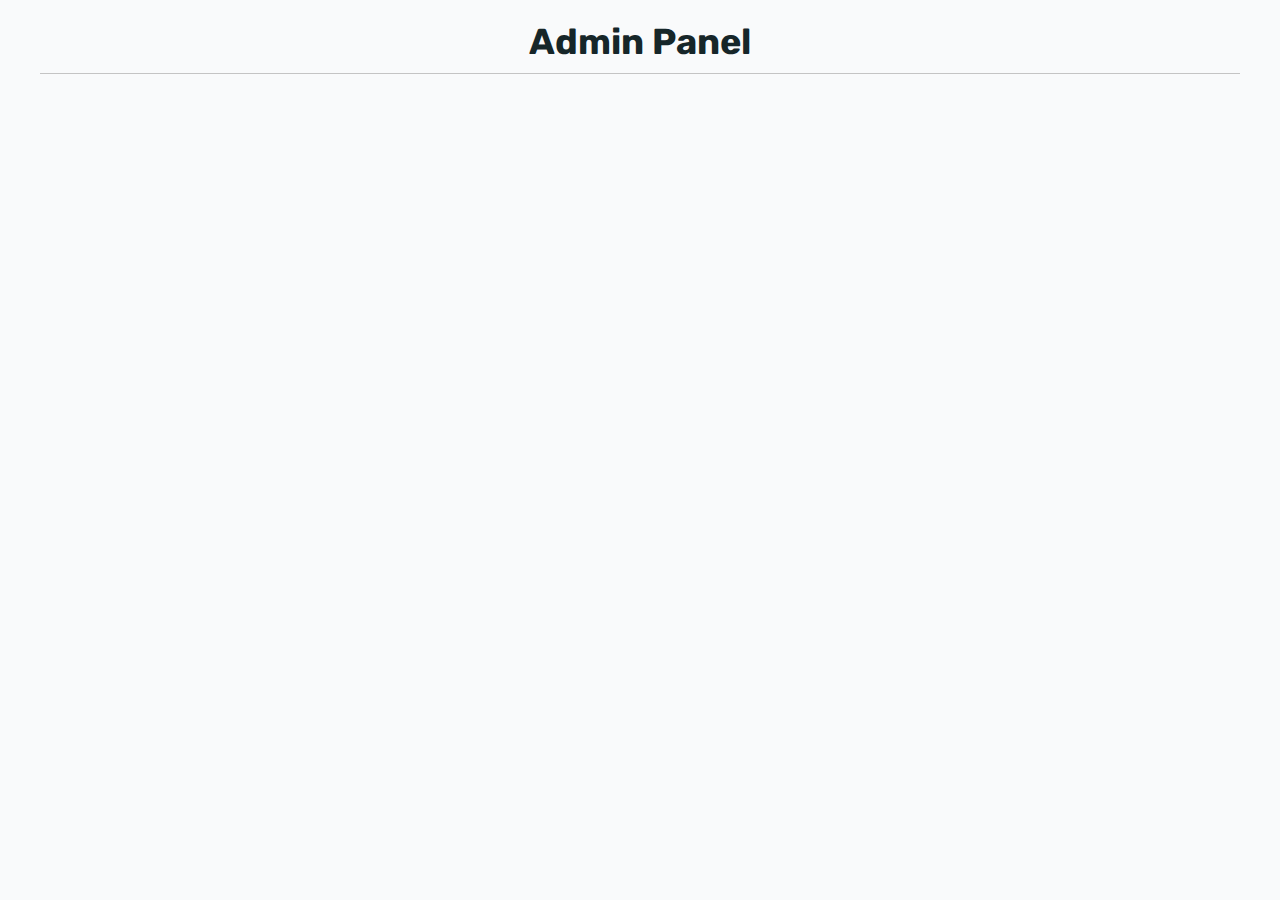
<file: admin.html>
<!DOCTYPE html>
<html lang="en">
  <head>
    <meta charset="UTF-8" />
    <meta http-equiv="X-UA-Compatible" content="IE=edge" />
    <meta name="viewport" content="width=device-width, initial-scale=1.0" />
    <meta name="format-detection" content="telephone=no" />
    <title>Наркоклиника - admin</title>
    <link rel="shortcut icon" href="img/logo.png" type="image/x-icon" />
    <link rel="preconnect" href="https://fonts.googleapis.com" />
    <link rel="preconnect" href="https://fonts.gstatic.com" crossorigin />
    <link
      href="https://fonts.googleapis.com/css2?family=Rubik:wght@300;400;500;700&display=swap"
      rel="stylesheet"
    />
    <link rel="stylesheet" href="./css/styleAdmin.min.css" />
  </head>
  <body>
    <header>
  <div class="container">
    <h1>Admin Panel</h1>
  </div>
</header>

    <section class="admin">
  <div class="container">
    <div class="accordion">
      <div class="accordion__item"></div>
    </div>
  </div>
</section>

  </body>
  <script src="./js/scriptAdmin.js"></script>
</html>
</file>
<file: css/style.min.css>
@charset "UTF-8";.about__info-title,.benefits__title,.certificates__title,.news__top-title,.reviews__top-title,.top__title,.work__inner-title{font-weight:700;font-size:64px;line-height:120%;color:#162629}.request__form-title{font-weight:700;font-size:48px;line-height:120%;color:#162629}.accordion .dropdown-menu__list-link,.header-menu__left-location,.header-menu__left-schedule,.header-menu__right-call,.header-menu__right-phone,.header-nav__list-item .dropdown-menu__list-link,.header-nav__list-link,.request__form-text,.top__btn,.work__inner-list-item{font-size:16px;line-height:150%;color:#4b5355}*{padding:0;margin:0;border:0}*,:after,:before{-webkit-box-sizing:border-box;box-sizing:border-box;font-family:Rubik,sans-serif}aside,footer,header,nav,section{display:block}body{line-height:1;-ms-text-size-adjust:100%;-moz-text-size-adjust:100%;-webkit-text-size-adjust:100%}input::-ms-clear{display:none}button{cursor:pointer}button::-moz-focus-inner{padding:0;border:0}a,a:visited{text-decoration:none}a:hover{text-decoration:none}ul li{list-style:none}img{vertical-align:top}h1,h2,h3,h4,h5,h6{font-weight:inherit;font-size:inherit}input:-webkit-autofill,input:-webkit-autofill:active,input:-webkit-autofill:focus,input:-webkit-autofill:hover{-webkit-box-shadow:0 0 0 30px #fff inset!important}.container{max-width:1440px;width:100%;margin:0 auto;padding:0 20px}body.locked{overflow:hidden}@-webkit-keyframes fade{0%{opacity:0}100%{opacity:1}}@keyframes fade{0%{opacity:0}100%{opacity:1}}.header{z-index:999;-webkit-box-flex:0;-ms-flex:0 0 auto;flex:0 0 auto}.header__inner{display:-webkit-box;display:-ms-flexbox;display:flex;padding-top:12px;position:relative}.header__logo{width:105px;height:105px;-webkit-transition:.2s all;-o-transition:.2s all;transition:.2s all}.header__logo:hover{opacity:.7}.header-menu-top{display:-webkit-box;display:-ms-flexbox;display:flex;-webkit-box-pack:justify;-ms-flex-pack:justify;justify-content:space-between;padding-bottom:15px;border-bottom:1px solid #f9fafb}.header-menu{margin-left:70px;-webkit-box-flex:0;-ms-flex:0 1 87.5%;flex:0 1 87.5%}.header-menu__left{display:-webkit-box;display:-ms-flexbox;display:flex;-webkit-box-orient:vertical;-webkit-box-direction:normal;-ms-flex-direction:column;flex-direction:column}.header-menu__left .header-menu__left-inner{display:-webkit-box;display:-ms-flexbox;display:flex;-webkit-box-align:start;-ms-flex-align:start;align-items:flex-start;gap:50px}.header-menu__left .header-menu__left-inner svg{display:none;position:relative;top:10px}.header-menu__left .header-menu__right{display:none}.header-menu__left-location{cursor:default;color:#162629;font-weight:700}.header-menu__left-location span{color:#56bb90}.header-menu__left-wrapper{display:-webkit-box;display:-ms-flexbox;display:flex;-ms-flex-wrap:wrap;flex-wrap:wrap}.header-menu__left-schedule{cursor:default;position:relative;color:#162629;padding-left:26px}.header-menu__left-schedule::before{content:"";position:absolute;width:18px;height:18px;top:50%;-webkit-transform:translateY(-50%);-ms-transform:translateY(-50%);transform:translateY(-50%);left:0;background-repeat:no-repeat}.header-menu__left-schedule:first-child{padding-right:30px}.header-menu__left-schedule:first-child::before{background-image:url(../img/icons/place.svg)}.header-menu__left-schedule:first-child::after{content:"·";position:absolute;color:#d0d3d4;right:6%}.header-menu__left-schedule:last-child::before{background-image:url(../img/icons/access-time.svg)}.header-menu__right{display:-webkit-box;display:-ms-flexbox;display:flex;-webkit-box-align:center;-ms-flex-align:center;align-items:center}.header-menu__right-phone{font-weight:700;color:#000;white-space:nowrap;display:block;-webkit-transition:.3s all;-o-transition:.3s all;transition:.3s all}.header-menu__right-phone:hover{opacity:.5}.header-menu__right-call{font-weight:700;margin-left:25px;margin-right:40px;display:inline-block;color:#56bb90;padding:12px 16px;background-color:#eef8f4;border-radius:12px;text-align:center;-webkit-transition:.3s all;-o-transition:.3s all;transition:.3s all}.header-menu__right-call:hover{opacity:.9;color:#eef8f4;background-color:#56bb90}.header-menu__right-btn{border:none;padding:15px 20px;background-color:#f9fafb;border-radius:12px;cursor:pointer;-webkit-transition:.2s all;-o-transition:.2s all;transition:.2s all}.header-menu__right-btn:hover{opacity:.6}.header-nav{padding-top:10px}.header-nav__list{display:-webkit-box;display:-ms-flexbox;display:flex;-webkit-box-align:center;-ms-flex-align:center;align-items:center;-webkit-box-pack:justify;-ms-flex-pack:justify;justify-content:space-between}.header-nav__list-item{padding-right:10px}.header-nav__list-item.hover-item-2,.header-nav__list-item.hover-item-3,.header-nav__list-item.hover-item-4{position:relative}.header-nav__list-item .dropdown-menu{display:-webkit-box;display:-ms-flexbox;display:flex;position:absolute;padding:32px;left:0;background-color:#fff;opacity:0;visibility:hidden;-webkit-transition:all .3s ease-in-out;-o-transition:all .3s ease-in-out;transition:all .3s ease-in-out;z-index:100;width:100%}.header-nav__list-item .dropdown-menu .menu-container{display:-webkit-box;display:-ms-flexbox;display:flex;gap:70px;-webkit-box-pack:justify;-ms-flex-pack:justify;justify-content:space-between;width:100%}.header-nav__list-item .dropdown-menu-2,.header-nav__list-item .dropdown-menu-3,.header-nav__list-item .dropdown-menu-4{display:table;max-width:500px;width:100%;padding:25px;left:0}.header-nav__list-item .dropdown-menu-2 span,.header-nav__list-item .dropdown-menu-3 span,.header-nav__list-item .dropdown-menu-4 span{white-space:nowrap}.header-nav__list-item .dropdown-menu.visible{opacity:1;visibility:visible}.header-nav__list-item .dropdown-menu__list{max-width:400px;width:100%}.header-nav__list-item .dropdown-menu__list-title{margin-bottom:8px;color:#162629;font-weight:700}.header-nav__list-item .dropdown-menu__list-item{border-bottom:1px solid #f9fafb}.header-nav__list-item .dropdown-menu__list-item:last-child{padding:0;border:none;margin:0}.header-nav__list-item .dropdown-menu.dropdown-menu-1 .dropdown-menu__list-item:first-child,.header-nav__list-item .dropdown-menu.dropdown-menu-1 .dropdown-menu__list-item:last-child{padding:0;border:none;margin:0}.header-nav__list-item .dropdown-menu__list-link{display:-webkit-box;display:-ms-flexbox;display:flex;gap:10px;-webkit-box-align:center;-ms-flex-align:center;align-items:center;color:#162629;-webkit-transition:all .2s;-o-transition:all .2s;transition:all .2s;padding-top:10px;padding-bottom:10px}.header-nav__list-item .dropdown-menu__list-link svg{-webkit-transition:.2s all;-o-transition:.2s all;transition:.2s all}.header-nav__list-item .dropdown-menu__list-link:hover{color:#56bb90}.header-nav__list-item .dropdown-menu__list-link:hover svg{-webkit-transform:scale(1.2);-ms-transform:scale(1.2);transform:scale(1.2)}.header-nav__list-item .dropdown-menu__list-link:hover svg:last-child{-webkit-transform:rotate(-180deg) scale(1.2);-ms-transform:rotate(-180deg) scale(1.2);transform:rotate(-180deg) scale(1.2)}.header-nav__list-item .dropdown-menu__list-link:hover span~svg path{fill:#56bb90}.header-nav__list-item .dropdown-menu__list-link span{max-width:290px;margin-right:10px;margin-left:10px}.header-nav__list-item .dropdown-menu__list-link svg path{-webkit-transition:all .3s;-o-transition:all .3s;transition:all .3s}.header-nav__list-item .dropdown-menu__list-link span~svg{margin-left:auto;margin-right:0}.header-nav__list-item:last-child{padding:0}.header-nav__list-item.hovered .header-nav__list-link{color:#56bb90}.header-nav__list-item.hovered .header-nav__list-link svg{-webkit-transform:rotate(180deg);-ms-transform:rotate(180deg);transform:rotate(180deg)}.header-nav__list-item.hovered .header-nav__list-link svg path{fill:#56bb90}.header-nav__list-link{color:#162629;display:-webkit-box;display:-ms-flexbox;display:flex;-webkit-box-align:center;-ms-flex-align:center;align-items:center;text-align:center;-webkit-transition:all .3s;-o-transition:all .3s;transition:all .3s}.header-nav__list-link svg,.header-nav__list-link svg path{-webkit-transition:all .3s ease-out;-o-transition:all .3s ease-out;transition:all .3s ease-out}.header-menu__burger-wrapper{position:fixed;z-index:100;right:25px}.header-menu__burger-wrapper svg{cursor:pointer;position:absolute;left:-100px}.burger{display:none;cursor:pointer}.accordion{display:none}.accordion .accordion__item{border-bottom:1px solid #c4c4c4}.accordion .accordion__item .trigger__text-wrapper{display:-webkit-box;display:-ms-flexbox;display:flex;-webkit-box-align:center;-ms-flex-align:center;align-items:center;-webkit-box-pack:justify;-ms-flex-pack:justify;justify-content:space-between}.accordion .accordion__item .trigger__text{-webkit-transition:all .3s;-o-transition:all .3s;transition:all .3s}.accordion .accordion__item .trigger__text-link{font-style:normal;font-weight:700;font-size:16px;line-height:22px;letter-spacing:.035em;color:#000;-webkit-transition:.2s all;-o-transition:.2s all;transition:.2s all}.accordion .accordion__item .trigger__text-link:hover{color:#56bb90}.accordion .accordion__item .accordion__item-svg{width:36px;height:36px;display:-webkit-box;display:-ms-flexbox;display:flex;-webkit-box-align:center;-ms-flex-align:center;align-items:center;-webkit-box-pack:center;-ms-flex-pack:center;justify-content:center;border:1px solid #a2a8a9;border-radius:100%}.accordion .accordion__item .accordion__item-trigger svg{-webkit-transform:scale(1.5);-ms-transform:scale(1.5);transform:scale(1.5);border-radius:100%;-webkit-transition:all .3s;-o-transition:all .3s;transition:all .3s}.accordion .accordion__item.accordion__item-active .accordion__item-content{display:block}.accordion .accordion__item.accordion__item-active .trigger__text{color:#56bb90!important;-webkit-transition:all .3s;-o-transition:all .3s;transition:all .3s}.accordion .accordion__item.accordion__item-active .accordion__item-svg{border:1px solid #56bb90}.accordion .accordion__item.accordion__item-active .accordion__item-trigger svg{-webkit-transform:rotate(180deg) scale(1.5);-ms-transform:rotate(180deg) scale(1.5);transform:rotate(180deg) scale(1.5)}.accordion .accordion__item.accordion__item-active .accordion__item-trigger svg path{fill:#56bb90}.accordion .accordion__item .accordion__item-trigger{display:-webkit-box;display:-ms-flexbox;display:flex;padding:20px 0;-webkit-box-align:center;-ms-flex-align:center;align-items:center;cursor:pointer;-webkit-box-pack:justify;-ms-flex-pack:justify;justify-content:space-between}.accordion .accordion__item .accordion__item-trigger .trigger__text{font-style:normal;font-weight:700;font-size:16px;line-height:22px;letter-spacing:.035em;color:#000}.accordion .accordion__item .accordion__item-content{padding-bottom:20px;display:none;-webkit-animation:fade .3s ease;animation:fade .3s ease}.accordion .accordion__item .accordion__item-content .content__text{margin-top:25px;padding-left:35px}.accordion .accordion__item .accordion__item-content .content__text:first-child{margin-top:0}.accordion .dropdown-menu{display:-webkit-box;display:-ms-flexbox;display:flex;padding:32px;background-color:#fff;-webkit-transition:all .3s ease-in-out;-o-transition:all .3s ease-in-out;transition:all .3s ease-in-out;z-index:100;width:100%}.accordion .dropdown-menu .menu-container{display:-webkit-box;display:-ms-flexbox;display:flex;gap:70px;-webkit-box-pack:justify;-ms-flex-pack:justify;justify-content:space-between;width:100%}.accordion .dropdown-menu-2,.accordion .dropdown-menu-3,.accordion .dropdown-menu-4{display:table;max-width:500px;width:100%;padding:25px;left:0}.accordion .dropdown-menu-2 span,.accordion .dropdown-menu-3 span,.accordion .dropdown-menu-4 span{white-space:nowrap}.accordion .dropdown-menu.visible{opacity:1;visibility:visible}.accordion .dropdown-menu__list{max-width:400px;width:100%}.accordion .dropdown-menu__list-title{margin-bottom:8px;color:#162629;font-weight:700}.accordion .dropdown-menu__list-item{border-bottom:1px solid #f9fafb}.accordion .dropdown-menu__list-item:last-child{padding:0;border:none;margin:0}.accordion .dropdown-menu.dropdown-menu-1 .dropdown-menu__list-item:first-child,.accordion .dropdown-menu.dropdown-menu-1 .dropdown-menu__list-item:last-child{padding:0;border:none;margin:0}.accordion .dropdown-menu__list-link{display:-webkit-box;display:-ms-flexbox;display:flex;gap:10px;-webkit-box-align:center;-ms-flex-align:center;align-items:center;color:#162629;-webkit-transition:all .2s;-o-transition:all .2s;transition:all .2s;padding-top:10px;padding-bottom:10px}.accordion .dropdown-menu__list-link svg{-webkit-transition:.2s all;-o-transition:.2s all;transition:.2s all}.accordion .dropdown-menu__list-link:hover{color:#56bb90}.accordion .dropdown-menu__list-link:hover svg{-webkit-transform:scale(1.2);-ms-transform:scale(1.2);transform:scale(1.2)}.accordion .dropdown-menu__list-link:hover svg:last-child{-webkit-transform:rotate(-180deg) scale(1.2);-ms-transform:rotate(-180deg) scale(1.2);transform:rotate(-180deg) scale(1.2)}.accordion .dropdown-menu__list-link:hover span~svg path{fill:#56bb90}.accordion .dropdown-menu__list-link span{max-width:290px;margin-right:10px;margin-left:10px}.accordion .dropdown-menu__list-link svg path{-webkit-transition:all .3s;-o-transition:all .3s;transition:all .3s}.accordion .dropdown-menu__list-link span~svg{margin-left:auto;margin-right:0}.accordion:last-child{padding:0}.accordion.hovered .header-nav__list-link{color:#56bb90}.accordion.hovered .header-nav__list-link svg{-webkit-transform:rotate(180deg);-ms-transform:rotate(180deg);transform:rotate(180deg)}.accordion.hovered .header-nav__list-link svg path{fill:#56bb90}.top{background-color:#f9fafb}.top__block{background-image:url(../img/top-bg.jpg);background-size:contain;background-repeat:no-repeat;background-position:50% 100%}.top__box{display:-webkit-box;display:-ms-flexbox;display:flex;-webkit-box-orient:vertical;-webkit-box-direction:normal;-ms-flex-direction:column;flex-direction:column;-webkit-box-pack:center;-ms-flex-pack:center;justify-content:center;max-width:500px;padding-top:178px;padding-bottom:213px}.top__title{margin-bottom:24px}.top__text{font-style:normal;font-weight:400;font-size:20px;line-height:150%;color:#162629;margin-bottom:40px}.top__btn{font-family:Rubik;font-weight:500;color:#fff;background-color:#56bb90;border-radius:12px;padding:16px 40px;max-width:170px;-webkit-transition:.2s all;-o-transition:.2s all;transition:.2s all}.top__btn:hover{opacity:.7}.top .swiper-pagination-bullet{position:relative;bottom:17px;width:8px;height:8px;background:0 0;border-radius:6px;border:2px solid #fff;opacity:1;cursor:pointer;-webkit-transition:.2s all ease-in-out;-o-transition:.2s all ease-in-out;transition:.2s all ease-in-out}.top .swiper-pagination-bullet-active{width:24px!important;background-color:#fff}.benefits{padding:135px 0 154px}.benefits__title{margin-bottom:80px}.benefits__inner{display:-webkit-box;display:-ms-flexbox;display:flex;-webkit-box-pack:justify;-ms-flex-pack:justify;justify-content:space-between;-webkit-box-align:center;-ms-flex-align:center;align-items:center}.benefits__inner-img{width:100%}.benefits__inner-wrapper{display:-webkit-box;display:-ms-flexbox;display:flex;-webkit-box-align:center;-ms-flex-align:center;align-items:center;margin-bottom:48px}.benefits__inner-wrapper:last-child{margin-bottom:0}.benefits__inner-text{margin-left:24px;font-size:24px;line-height:150%}.benefits__inner-text span{font-size:16px;display:block}.benefits__inner-pic{position:relative;cursor:pointer}.benefits__inner-pic::after{content:"";position:absolute;bottom:70px;right:15px;width:120px;height:120px;background-image:url(../img/icons/arrow-down1.svg);background-repeat:no-repeat;background-position:center center;border-radius:14px;-webkit-animation:anim 1.5s infinite;animation:anim 1.5s infinite}.benefits__box{position:relative}@-webkit-keyframes anim{0%{-webkit-transform:translateY(0) translateX(50%);transform:translateY(0) translateX(50%)}50%{-webkit-transform:translateY(20px) translateX(50%);transform:translateY(20px) translateX(50%)}100%{-webkit-transform:translateY(0) translateX(50%);transform:translateY(0) translateX(50%)}}@keyframes anim{0%{-webkit-transform:translateY(0) translateX(50%);transform:translateY(0) translateX(50%)}50%{-webkit-transform:translateY(20px) translateX(50%);transform:translateY(20px) translateX(50%)}100%{-webkit-transform:translateY(0) translateX(50%);transform:translateY(0) translateX(50%)}}.about{background-color:#f9fafb}.about__wrapper{display:-webkit-box;display:-ms-flexbox;display:flex;-webkit-box-align:center;-ms-flex-align:center;align-items:center;-webkit-box-pack:justify;-ms-flex-pack:justify;justify-content:space-between;padding-top:150px;padding-bottom:150px;gap:50px}.about__info{max-width:500px}.about__info-title{padding-bottom:24px}.about__info-descr{font-weight:400;font-size:16px;line-height:150%;color:#4b5355;padding-bottom:20px}.about__video{display:-webkit-box;display:-ms-flexbox;display:flex;-webkit-box-orient:vertical;-webkit-box-direction:normal;-ms-flex-direction:column;flex-direction:column;gap:15px}.about__video img{max-width:100%;border-radius:25px}.about__video-descr{font-weight:400;font-size:20px;line-height:150%;color:#162629}.requestShort{background-image:url(../img/request-bg.png)}.requestShort .form{display:-webkit-box;display:-ms-flexbox;display:flex;-webkit-box-align:center;-ms-flex-align:center;align-items:center;-webkit-box-pack:justify;-ms-flex-pack:justify;justify-content:space-between;padding:120px 0;gap:25px}.requestShort .form__text-title{font-weight:700;font-size:32px;line-height:120%;color:#162629;padding-bottom:4px}.requestShort .form__text-descr{font-weight:400;font-size:14px;line-height:18px;color:#4b5355}.requestShort .form__input{display:-webkit-box;display:-ms-flexbox;display:flex;-webkit-box-align:center;-ms-flex-align:center;align-items:center;-webkit-box-orient:horizontal;-webkit-box-direction:normal;-ms-flex-direction:row;flex-direction:row;gap:24px}.requestShort .form #sent-label p{font-weight:400;font-size:16px;line-height:24px}.requestShort .form__input-item{width:380px;font-weight:400;font-size:16px;line-height:24px;color:#162629;padding:16px 20px 16px 52px;border-radius:12px;outline:0;border:1px solid #fff}.requestShort .form__input-item:focus-visible{border:1px solid #56bb90}.requestShort .form__input-item::-webkit-input-placeholder{color:#a2a8a9}.requestShort .form__input-item::-moz-placeholder{color:#a2a8a9}.requestShort .form__input-item:-ms-input-placeholder{color:#a2a8a9}.requestShort .form__input-item::-ms-input-placeholder{color:#a2a8a9}.requestShort .form__input-item::placeholder{color:#a2a8a9}.requestShort .form__input-firstName,.requestShort .form__input-phone{position:relative}.requestShort .form__input-firstName::after{content:"";position:absolute;left:16px;top:16px;width:24px;height:24px;background-image:url(../img/firstName-icon.svg)}.requestShort .form__input-phone::after{content:"";position:absolute;left:16px;top:16px;width:24px;height:24px;background-image:url(../img/tel-icon.svg)}.requestShort .form__input-sent{cursor:pointer;width:165px;height:56px;border-radius:12px;background:#56bb90;font-weight:500;font-size:16px;line-height:24px;color:#fff;-webkit-transition:.2s all;-o-transition:.2s all;transition:.2s all}.requestShort .form__input-sent:hover{opacity:.8}.success{position:fixed;left:50%;bottom:20px;z-index:1000;padding:10px 40px;display:-webkit-box;display:-ms-flexbox;display:flex;-webkit-box-align:center;-ms-flex-align:center;align-items:center;-webkit-box-pack:center;-ms-flex-pack:center;justify-content:center;background:#56bb90;border-radius:6px;-webkit-animation:target .2s 1;animation:target .2s 1;-webkit-transform:translateX(-50%);-ms-transform:translateX(-50%);transform:translateX(-50%);-webkit-transition:4s opacity;-o-transition:4s opacity;transition:4s opacity}.success p{white-space:nowrap;font-weight:500;font-size:16px;line-height:24px;color:#fff}.success svg{cursor:pointer;position:absolute;right:5px;top:5px;width:15px;height:15px}.success svg path{fill:#fff}.error{position:fixed;left:50%;bottom:20px;z-index:1000;padding:10px 40px;display:-webkit-box;display:-ms-flexbox;display:flex;-webkit-box-align:center;-ms-flex-align:center;align-items:center;-webkit-box-pack:center;-ms-flex-pack:center;justify-content:center;background:#ff7575;border-radius:6px;-webkit-animation:target .2s 1;animation:target .2s 1;-webkit-transform:translateX(-50%);-ms-transform:translateX(-50%);transform:translateX(-50%);-webkit-transition:5s opacity;-o-transition:5s opacity;transition:5s opacity}.error p{white-space:nowrap;font-weight:500;font-size:16px;line-height:24px;color:#fff}.error svg{cursor:pointer;position:absolute;right:5px;top:5px;width:15px;height:15px}.error svg path{fill:#fff}@-webkit-keyframes target{0%{-webkit-transform:translateX(-50%);transform:translateX(-50%)}20%{-webkit-transform:translateX(-60%);transform:translateX(-60%)}80%{-webkit-transform:translateX(-40%);transform:translateX(-40%)}100%{-webkit-transform:translateX(-50%);transform:translateX(-50%)}}@keyframes target{0%{-webkit-transform:translateX(-50%);transform:translateX(-50%)}20%{-webkit-transform:translateX(-60%);transform:translateX(-60%)}80%{-webkit-transform:translateX(-40%);transform:translateX(-40%)}100%{-webkit-transform:translateX(-50%);transform:translateX(-50%)}}.certificates{padding:180px 0 170px;background-color:#f9fafb;overflow:hidden}.certificates__title{margin-bottom:52px}.certificates__inner-slide img{cursor:pointer}.certificates .swiper{overflow:visible}.certificates .swiper-button-next,.certificates .swiper-button-prev{top:unset;bottom:-100px}.certificates .box{position:absolute;right:30px}.certificates .box::before{content:"";position:absolute;left:-28px;top:-39px;width:1px;height:32px;background-color:#d0d3d4}.certificates .swiper-button-next{left:0}.certificates .swiper-button-next::after{content:"";position:absolute;width:35px;height:35px;background-image:url(../img/icons/arrow-right-line.svg)}.certificates .swiper-button-prev{left:-80px}.certificates .swiper-button-prev::after{content:"";position:absolute;width:35px;height:35px;background-image:url(../img/icons/arrow-left-line.svg)}.certificates .swiper-scrollbar{bottom:-80px!important;cursor:pointer;max-width:1200px;height:8px!important;-webkit-box-align:center;-ms-flex-align:center;align-items:center;background-color:#f1f1f1;border-radius:3px}.certificates .swiper-scrollbar-drag{margin:0!important;border-radius:3px;width:100%;height:8px;background-color:#56bb90}.certificates .swiper-scrollbar-drag:active{opacity:.5}.img-open{position:fixed;top:0;z-index:1000;width:100%;height:100%;background:rgba(51,51,51,.97);-webkit-animation:.3s fade;animation:.3s fade}.img-open .container{position:relative;height:100%;width:100%;display:-webkit-box;display:-ms-flexbox;display:flex;-webkit-box-align:center;-ms-flex-align:center;align-items:center;-webkit-box-pack:center;-ms-flex-pack:center;justify-content:center}.img-open img{display:block;height:90%}.img-open svg{position:absolute;cursor:pointer;top:50px;right:25px;width:50px}.img-open svg path{fill:#fff}.staff .swiper{position:relative;height:700px}.staff .swiper-slide{display:-webkit-box;display:-ms-flexbox;display:flex;-webkit-box-align:center;-ms-flex-align:center;align-items:center;-webkit-box-pack:end;-ms-flex-pack:end;justify-content:flex-end;text-align:center;position:relative;left:125px}.staff .swiper-slide .staff__info{opacity:0}.staff .swiper-slide img{width:255px!important}.staff .staff__top{display:-webkit-box;display:-ms-flexbox;display:flex;-webkit-box-pack:justify;-ms-flex-pack:justify;justify-content:space-between;-webkit-box-align:center;-ms-flex-align:center;align-items:center;position:relative;bottom:-100px}.staff .box{position:relative;display:block;padding-right:140px}.staff .box::before{content:"";position:absolute;left:-28px;top:-17px;width:1px;height:32px;background-color:#d0d3d4}.staff .swiper-slide-prev{position:relative;left:0}.staff .swiper-slide-next{position:relative;left:150px}.staff .swiper-slide-active{width:700px!important;position:relative;left:125px}.staff .swiper-slide-active .staff__info{opacity:1}.staff .swiper-slide-active img{width:700px!important}.staff .swiper-line{position:absolute;top:50%;height:1px;width:100%;background-color:#d0d3d4}.staff .swiper-line::after{content:"";position:absolute;top:-8.8px;left:2px;width:18px;height:18px;background:#d0d3d4;border-radius:5px;-webkit-transform:rotate(45deg);-ms-transform:rotate(45deg);transform:rotate(45deg)}.staff .staff__title{font-weight:700;font-size:64px;line-height:120%;color:#162629}.staff .staff__end{position:relative;top:-100px}.staff .staff__btn{cursor:pointer;z-index:10;position:relative;width:198px;height:56px;background:#56bb90;border-radius:12px;-webkit-transition:.2s all;-o-transition:.2s all;transition:.2s all;font-weight:500;font-size:16px;line-height:24px;color:#fff}.staff .staff__btn:hover{opacity:.8}.staff .swiper-button-next{left:0;-webkit-transition:.2s all;-o-transition:.2s all;transition:.2s all}.staff .swiper-button-next::after{content:"";position:absolute;width:35px;height:35px;background-image:url(../img/icons/arrow-right-line.svg)}.staff .swiper-button-next:hover{opacity:.7}.staff .swiper-button-prev{left:-80px;-webkit-transition:.2s all;-o-transition:.2s all;transition:.2s all}.staff .swiper-button-prev::after{content:"";position:absolute;width:35px;height:35px;background-image:url(../img/icons/arrow-left-line.svg)}.staff .swiper-button-prev:hover{opacity:.7}.staff .staff__info{width:439px;text-align:start;position:absolute;bottom:20px;left:350px;padding:48px;background:rgba(255,255,255,.95);-webkit-box-shadow:0 9px 50px -12px rgba(86,187,144,.15);box-shadow:0 9px 50px -12px rgba(86,187,144,.15);border-radius:24px}.staff .staff__info-title{font-weight:700;font-size:20px;line-height:30px;color:#162629;padding-bottom:4px}.staff .staff__info-descr{font-weight:400;font-size:16px;line-height:24px;color:#4b5355;padding-bottom:16px}.staff .staff__info-descr-year{display:-webkit-box;display:-ms-flexbox;display:flex;-webkit-box-orient:horizontal;-webkit-box-direction:normal;-ms-flex-direction:row;flex-direction:row;gap:12px;padding-bottom:24px}.staff .staff__info-descr-year span:last-child{font-weight:500;font-size:16px;line-height:24px;color:#162629}.staff .staff a{border-radius:12px}.staff .staff__info-btn{position:static;width:169px;height:56px;background-color:#eef8f4;color:#56bb90}.staff .staff__info-btn:hover{background-color:#56bb90;color:#eef8f4}.textInfo{background-color:#f9fafb}.textInfo__wrapper{padding:150px 0 75px}.textInfo__title{text-align:center;font-weight:700;font-size:64px;line-height:120%;color:#162629;padding-bottom:32px}.textInfo__info{position:relative;font-weight:400;font-size:16px;line-height:24px;color:#4b5355;-webkit-transition:.2s all;-o-transition:.2s all;transition:.2s all}.textInfo__info-gradient:after{-webkit-transition:.3s all;-o-transition:.3s all;transition:.3s all;content:"";position:absolute;bottom:0;width:100%;height:100%;background:-webkit-gradient(linear,left top,left bottom,color-stop(0,rgba(249,250,251,0)),to(#f9fafb));background:-o-linear-gradient(top,rgba(249,250,251,0) 0,#f9fafb 100%);background:linear-gradient(180deg,rgba(249,250,251,0) 0,#f9fafb 100%)}.textInfo__info-text{position:absolute;top:0;visibility:hidden;opacity:0}.textInfo__info-text-open{position:relative;opacity:1;visibility:visible}.textInfo__info-text+.textInfo__info-text{padding-top:8px}.textInfo__btn{padding-top:14px}.textInfo__btn button{font-weight:500;font-size:16px;line-height:24px;background-color:inherit;-webkit-transition:.2s all;-o-transition:.2s all;transition:.2s all}.textInfo__btn button:hover{opacity:.7}.textInfo__btn-open{color:#56bb90}.textInfo__btn-close{color:#a2a8a9}.request{background:#f9fafb;padding:160px 0}.request__inner{border-radius:24px;background-image:url(../img/request-bg.png);display:-webkit-box;display:-ms-flexbox;display:flex;-webkit-box-align:center;-ms-flex-align:center;align-items:center;-webkit-box-pack:justify;-ms-flex-pack:justify;justify-content:space-between}.request__form{margin-left:100px}.request__form-title{margin-bottom:12px}.request__form-text{margin-bottom:40px}.request__form-box{display:grid;gap:16px;grid-template-columns:1fr 1fr;grid-template-rows:repeat(4,56px)}.request__form-label{position:relative}.request__form-label::after{content:"";position:absolute;left:16px;top:16px;width:24px;height:24px}.request__form-label.help::after{background-image:url(../img/icons/help.svg)}.request__form-label.name::after{background-image:url(../img/firstName-icon.svg)}.request__form-label.tel::after{background-image:url(../img/icons/phone-fill.svg)}.request__form-label.place::after{background-image:url(../img/icons/map-pin-fill.svg)}.request__form-label.textarea{grid-column:2/3;grid-row:1/3}.request__form-label.textarea::after{background-image:url(../img/icons/psychotherapy-fill.svg)}.request__form-input{width:380px;font-weight:400;font-size:16px;line-height:24px;color:#162629;padding:16px 20px 16px 52px;border-radius:12px;position:relative;outline:0;border:1px solid #fff}.request__form-input:focus-visible{outline:0;border:1px solid #56bb90}.request__form-input::-webkit-input-placeholder{color:#a2a8a9}.request__form-input::-moz-placeholder{color:#a2a8a9}.request__form-input:-ms-input-placeholder{color:#a2a8a9}.request__form-input::-ms-input-placeholder{color:#a2a8a9}.request__form-input::placeholder{color:#a2a8a9}.request__form #sent-label p{font-weight:400;font-size:16px;line-height:24px}.request__form-textarea{width:380px;height:128px;font-weight:400;color:#162629;font-size:16px;line-height:24px;border-radius:12px;resize:none;padding:16px 20px 16px 52px}.request__form-textarea:focus-visible{outline:1px solid #56bb90}.request__form-textarea::-webkit-input-placeholder{color:#a2a8a9}.request__form-textarea::-moz-placeholder{color:#a2a8a9}.request__form-textarea:-ms-input-placeholder{color:#a2a8a9}.request__form-textarea::-ms-input-placeholder{color:#a2a8a9}.request__form-textarea::placeholder{color:#a2a8a9}.request__form-btn{cursor:pointer;width:165px;height:56px;border-radius:12px;background:#56bb90;font-weight:500;font-size:16px;line-height:24px;color:#fff;margin-top:28px;-webkit-transition:.2s all;-o-transition:.2s all;transition:.2s all}.request__form-btn:hover{opacity:.7}.request__img{margin-top:-20px;max-width:391px;width:100%;position:relative}.work{counter-reset:counter;padding:180px 0 180px}.work__inner{display:-webkit-box;display:-ms-flexbox;display:flex;-webkit-box-pack:justify;-ms-flex-pack:justify;justify-content:space-between}.work__inner-img{height:-webkit-max-content;height:-moz-max-content;height:max-content}.work__inner-title{margin-bottom:58px;margin-left:135px}.work__inner-list{list-style:none;margin-left:265px}.work__inner-list-item{position:relative;margin-bottom:35px}.work__inner-list-item:last-child{margin-bottom:0}.work__inner-list-item:last-child::after{height:0}.work__inner-list-item:nth-child(2),.work__inner-list-item:nth-child(3){margin-bottom:46px}.work__inner-list-item::before{counter-increment:counter;content:counter(counter);position:absolute;top:50%;left:-154px;-webkit-transform:translateY(-50%);-ms-transform:translateY(-50%);transform:translateY(-50%);width:130px;height:130px;background-image:url(../img/icons/rectangle.svg);background-position:center;background-repeat:no-repeat;font-weight:700;font-size:32px;line-height:120%;color:#56bb90;z-index:10;display:-webkit-box;display:-ms-flexbox;display:flex;-webkit-box-align:center;-ms-flex-align:center;align-items:center;-webkit-box-pack:center;-ms-flex-pack:center;justify-content:center}.work__inner-list-item::after{content:"";position:absolute;top:65%;left:-89px;width:1px;height:100%;background-color:#56bb90}.prices{background:#f9fafb;padding:180px 0}.prices__title{margin:0 auto;max-width:688px;font-weight:700;font-size:64px;line-height:120%;text-align:center;color:#162629}.prices__items{display:grid;-webkit-box-pack:center;-ms-flex-pack:center;justify-content:center;grid-gap:0 24px;grid-auto-columns:calc(25% - 24px);grid-auto-flow:column;padding-top:56px}.prices__item{position:relative;width:100%;height:706px;background:#fff;border-radius:24px;padding:32px 0 12px 0}.prices__item-2 .prices__item-top span,.prices__item-4 .prices__item-top span{max-width:300px}.prices__item-1 .prices__item-top span,.prices__item-3 .prices__item-top span{max-width:200px}.prices__item-top{display:-webkit-box;display:-ms-flexbox;display:flex;-webkit-box-orient:vertical;-webkit-box-direction:normal;-ms-flex-direction:column;flex-direction:column;-webkit-box-align:center;-ms-flex-align:center;align-items:center;-webkit-box-pack:center;-ms-flex-pack:center;justify-content:center;gap:16px;text-align:center;font-weight:700;font-size:20px;line-height:30px;text-align:center;color:#162629;margin-bottom:18px}.prices__current{position:relative;left:-8px;background:#eef8f4;-webkit-box-shadow:0 4px 17px -6px rgba(86,187,144,.39);box-shadow:0 4px 17px -6px rgba(86,187,144,.39);border-radius:0 8px 8px 0;padding:12px 24px 18px 32px}.prices__current::after{content:"";position:absolute;top:-6px;left:0;width:8px;height:6px;background-image:url(../img/icons/current-item.svg)}.prices__current::before{content:"";position:absolute;bottom:-6px;left:0;width:8px;height:6px;-webkit-transform:matrix(1,0,0,-1,0,0);-ms-transform:matrix(1,0,0,-1,0,0);transform:matrix(1,0,0,-1,0,0);background-image:url(../img/icons/current-item.svg)}.prices__current .day{font-weight:400;font-size:16px;line-height:150%;color:#162629}.prices__current-per-day span:first-child{font-weight:700;font-size:24px;line-height:150%;color:#56bb90}.prices__current-line{margin:5px 0 12px 0;height:2px;max-width:100%;width:100%;background-color:#fff}.prices__current-from-day{display:-webkit-box;display:-ms-flexbox;display:flex;-webkit-box-align:center;-ms-flex-align:center;align-items:center;gap:8px}.prices__list{display:-webkit-box;display:-ms-flexbox;display:flex;-webkit-box-orient:vertical;-webkit-box-direction:normal;-ms-flex-direction:column;flex-direction:column;gap:12px;padding:27px 24px 30px 24px}.prices__list-item{display:-webkit-box;display:-ms-flexbox;display:flex;-webkit-box-align:center;-ms-flex-align:center;align-items:center;gap:12px}.prices__sign-up{position:absolute;bottom:24px;left:50%;-webkit-transform:translate(-50%);-ms-transform:translate(-50%);transform:translate(-50%);max-width:300px;width:100%;height:56px;background:#56bb90;border-radius:12px;font-weight:500;font-size:16px;line-height:150%;color:#fff;-webkit-transition:.2s all;-o-transition:.2s all;transition:.2s all}.prices__sign-up:hover{opacity:.7}.reviews{padding:180px 0 170px;background-color:#f9fafb;overflow:hidden}.reviews__top{display:-webkit-box;display:-ms-flexbox;display:flex;-webkit-box-align:center;-ms-flex-align:center;align-items:center;-webkit-box-pack:justify;-ms-flex-pack:justify;justify-content:space-between;margin-bottom:52px}.reviews__top-btn{cursor:pointer;z-index:10;position:relative;width:174px;height:56px;background:#56bb90;border-radius:12px;-webkit-transition:.2s all;-o-transition:.2s all;transition:.2s all;font-weight:500;font-size:16px;line-height:24px;color:#fff}.reviews__top-btn:hover{opacity:.8}.reviews__inner-slide img{cursor:pointer}.reviews__inner-slide-date{padding-top:18px}.reviews__inner-slide span{font-weight:400;font-size:14px;line-height:129%;color:#4b5355;padding-left:26px}.reviews__inner-slide span:before{content:"";position:absolute;left:0;width:18px;height:18px;background-image:url(../img/icons/calendar-event-fill.svg)}.reviews .swiper{overflow:visible}.reviews .swiper-button-next,.reviews .swiper-button-prev{top:unset;bottom:-100px}.reviews .box{position:absolute;right:30px}.reviews .box::before{content:"";position:absolute;left:-28px;top:60px;width:1px;height:32px;background-color:#d0d3d4}.reviews .swiper-button-next{left:0}.reviews .swiper-button-next::after{content:"";position:absolute;width:35px;height:35px;background-image:url(../img/icons/arrow-right-line.svg)}.reviews .swiper-button-prev{left:-80px}.reviews .swiper-button-prev::after{content:"";position:absolute;width:35px;height:35px;background-image:url(../img/icons/arrow-left-line.svg)}.reviews .swiper-scrollbar{bottom:-80px!important;cursor:pointer;max-width:1200px;height:8px!important;-webkit-box-align:center;-ms-flex-align:center;align-items:center;background-color:#f1f1f1;border-radius:3px}.reviews .swiper-scrollbar-drag{margin:0!important;border-radius:3px;width:100%;height:8px;background-color:#56bb90}.reviews .swiper-scrollbar-drag:active{opacity:.5}.contact{background-color:#f9fafb;padding:120px 0 60px}.contact__wrapper{position:relative;background:#fff;-webkit-box-shadow:0 4px 80px -26px rgba(86,187,144,.4);box-shadow:0 4px 80px -26px rgba(86,187,144,.4);border-radius:24px;display:-webkit-box;display:-ms-flexbox;display:flex;-webkit-box-align:center;-ms-flex-align:center;align-items:center;height:258px}.contact__wrapper::after{content:"";position:absolute;width:254px;height:254px;top:50%;left:50%;-webkit-transform:translate(-50%,-50%);-ms-transform:translate(-50%,-50%);transform:translate(-50%,-50%);background-image:url(../img/contact-shape.png)}.contact__start{-webkit-box-flex:0;-ms-flex:0 0 50%;flex:0 0 50%}.contact__start-title{padding-left:60px;font-weight:700;font-size:48px;line-height:120%;color:#162629}.contact__end{-webkit-box-shadow:0 4px 80px -26px rgba(86,187,144,.4);box-shadow:0 4px 80px -26px rgba(86,187,144,.4);display:-webkit-box;display:-ms-flexbox;display:flex;-webkit-box-orient:vertical;-webkit-box-direction:normal;-ms-flex-direction:column;flex-direction:column;-webkit-box-pack:center;-ms-flex-pack:center;justify-content:center;height:100%;width:100%;background:#e2f0eb;border-radius:0 0 24px 24px}.contact__end-inner{max-width:480px;position:relative;left:50%;-webkit-transform:translate(-40%);-ms-transform:translate(-40%);transform:translate(-40%)}.contact__end-desr{max-width:430px;font-weight:400;font-size:24px;line-height:150%;color:#4b5355}.contact__end-tel{display:-webkit-box;display:-ms-flexbox;display:flex;-webkit-box-align:center;-ms-flex-align:center;align-items:center;gap:24px;padding-top:4px}.contact__end-tel a{position:relative;font-weight:700;font-size:48px;line-height:120%;color:#56bb90;-webkit-transition:.2s all;-o-transition:.2s all;transition:.2s all}.contact__end-tel a:hover{opacity:.7}.news{padding:180px 0 250px;background-color:#f9fafb;overflow:hidden}.news__top{display:-webkit-box;display:-ms-flexbox;display:flex;-webkit-box-align:center;-ms-flex-align:center;align-items:center;-webkit-box-pack:justify;-ms-flex-pack:justify;justify-content:space-between;margin-bottom:52px;gap:20px}.news__top a{border-radius:12px}.news__top-btn{cursor:pointer;z-index:10;position:relative;width:174px;height:56px;background:#56bb90;border-radius:12px;-webkit-transition:.2s all;-o-transition:.2s all;transition:.2s all;font-weight:500;font-size:16px;line-height:24px;color:#fff}.news__top-btn:hover{opacity:.8}.news__inner-slide img{cursor:pointer}.news__inner-slide-date{padding-bottom:8px;position:relative;left:13px}.news__inner-slide-descr{position:relative;padding-top:32px;left:13px;max-width:300px;font-weight:400;font-size:16px;line-height:150%;color:#162629}.news__inner-slide span{font-weight:400;font-size:14px;line-height:129%;color:#4b5355;padding-left:26px}.news__inner-slide span:before{content:"";position:absolute;left:0;width:18px;height:18px;background-image:url(../img/icons/calendar-event-fill.svg)}.news .swiper{overflow:visible}.news .swiper-button-next,.news .swiper-button-prev{top:unset;bottom:-100px}.news .box{position:absolute;right:30px}.news .box::before{content:"";position:absolute;left:-28px;top:60px;width:1px;height:32px;background-color:#d0d3d4}.news .swiper-button-next{left:0}.news .swiper-button-next::after{content:"";position:absolute;width:35px;height:35px;background-image:url(../img/icons/arrow-right-line.svg)}.news .swiper-button-prev{left:-80px}.news .swiper-button-prev::after{content:"";position:absolute;width:35px;height:35px;background-image:url(../img/icons/arrow-left-line.svg)}.news .swiper-scrollbar{bottom:-80px!important;cursor:pointer;max-width:1200px;height:8px!important;-webkit-box-align:center;-ms-flex-align:center;align-items:center;background-color:#f1f1f1;border-radius:3px}.news .swiper-scrollbar-drag{margin:0!important;border-radius:3px;width:100%;height:8px;background-color:#56bb90}.news .swiper-scrollbar-drag:active{opacity:.5}footer{display:block;background-color:#162629}footer .footer{display:grid;-webkit-box-pack:center;-ms-flex-pack:center;justify-content:center;padding:88px 0 100px 0;grid-gap:0 24px;grid-auto-columns:calc(25% - 24px);grid-auto-flow:column}footer .footer__data{display:-webkit-box;display:-ms-flexbox;display:flex;-webkit-box-orient:vertical;-webkit-box-direction:normal;-ms-flex-direction:column;flex-direction:column;gap:22px}footer .footer__date-item{display:-webkit-box;display:-ms-flexbox;display:flex;-webkit-box-orient:vertical;-webkit-box-direction:normal;-ms-flex-direction:column;flex-direction:column;gap:3px}footer .footer__date-item-title{font-weight:500;font-size:16px;line-height:24px;color:#4b5355}footer .footer__date-item-info{font-weight:400;font-size:16px;line-height:24px;color:#a2a8a9}footer .footer__category{display:-webkit-box;display:-ms-flexbox;display:flex;-webkit-box-orient:vertical;-webkit-box-direction:normal;-ms-flex-direction:column;flex-direction:column;gap:16px}footer .footer__title{padding-bottom:12px;font-weight:500;font-size:16px;line-height:24px;color:#a2a8a9}footer .footer__link a{white-space:nowrap;font-weight:400;font-size:16px;line-height:24px;color:#a2a8a9;-webkit-transition:all .2s;-o-transition:all .2s;transition:all .2s}footer .footer__link a:hover{color:#fff}footer .footer__link:hover svg path{fill:#fff}footer .footer__link svg path{-webkit-transition:all .2s;-o-transition:all .2s;transition:all .2s}footer .footer__contact-info:nth-child(3){padding-bottom:12px}footer .footer__end{display:-webkit-box;display:-ms-flexbox;display:flex;gap:24px;padding-bottom:4px}footer .footer__end-link{display:-webkit-box;display:-ms-flexbox;display:flex;-webkit-box-align:center;-ms-flex-align:center;align-items:center;gap:8px;font-weight:400;font-size:16px;line-height:24px;color:#a2a8a9}footer .footer__end-link img{width:18px;height:18px}footer .footer__end-link span{white-space:nowrap}footer .footer__end-item,footer .footer__end-item a{font-weight:300;font-size:14px;line-height:18px;color:#a2a8a9;-webkit-transition:.2s all;-o-transition:.2s all;transition:.2s all}footer .footer__end-item a:hover{color:#fff}@font-face{font-family:swiper-icons;src:url("data:application/font-woff;charset=utf-8;base64, [base64]//wADZ2x5ZgAAAywAAADMAAAD2MHtryVoZWFkAAABbAAAADAAAAA2E2+eoWhoZWEAAAGcAAAAHwAAACQC9gDzaG10eAAAAigAAAAZAAAArgJkABFsb2NhAAAC0AAAAFoAAABaFQAUGG1heHAAAAG8AAAAHwAAACAAcABAbmFtZQAAA/gAAAE5AAACXvFdBwlwb3N0AAAFNAAAAGIAAACE5s74hXjaY2BkYGAAYpf5Hu/j+W2+MnAzMYDAzaX6QjD6/4//Bxj5GA8AuRwMYGkAPywL13jaY2BkYGA88P8Agx4j+/8fQDYfA1AEBWgDAIB2BOoAeNpjYGRgYNBh4GdgYgABEMnIABJzYNADCQAACWgAsQB42mNgYfzCOIGBlYGB0YcxjYGBwR1Kf2WQZGhhYGBiYGVmgAFGBiQQkOaawtDAoMBQxXjg/wEGPcYDDA4wNUA2CCgwsAAAO4EL6gAAeNpj2M0gyAACqxgGNWBkZ2D4/wMA+xkDdgAAAHjaY2BgYGaAYBkGRgYQiAHyGMF8FgYHIM3DwMHABGQrMOgyWDLEM1T9/w8UBfEMgLzE////P/5//f/V/xv+r4eaAAeMbAxwIUYmIMHEgKYAYjUcsDAwsLKxc3BycfPw8jEQA/[base64]/uznmfPFBNODM2K7MTQ45YEAZqGP81AmGGcF3iPqOop0r1SPTaTbVkfUe4HXj97wYE+yNwWYxwWu4v1ugWHgo3S1XdZEVqWM7ET0cfnLGxWfkgR42o2PvWrDMBSFj/IHLaF0zKjRgdiVMwScNRAoWUoH78Y2icB/yIY09An6AH2Bdu/UB+yxopYshQiEvnvu0dURgDt8QeC8PDw7Fpji3fEA4z/PEJ6YOB5hKh4dj3EvXhxPqH/SKUY3rJ7srZ4FZnh1PMAtPhwP6fl2PMJMPDgeQ4rY8YT6Gzao0eAEA409DuggmTnFnOcSCiEiLMgxCiTI6Cq5DZUd3Qmp10vO0LaLTd2cjN4fOumlc7lUYbSQcZFkutRG7g6JKZKy0RmdLY680CDnEJ+UMkpFFe1RN7nxdVpXrC4aTtnaurOnYercZg2YVmLN/d/gczfEimrE/fs/bOuq29Zmn8tloORaXgZgGa78yO9/cnXm2BpaGvq25Dv9S4E9+5SIc9PqupJKhYFSSl47+Qcr1mYNAAAAeNptw0cKwkAAAMDZJA8Q7OUJvkLsPfZ6zFVERPy8qHh2YER+3i/BP83vIBLLySsoKimrqKqpa2hp6+jq6RsYGhmbmJqZSy0sraxtbO3sHRydnEMU4uR6yx7JJXveP7WrDycAAAAAAAH//wACeNpjYGRgYOABYhkgZgJCZgZNBkYGLQZtIJsFLMYAAAw3ALgAeNolizEKgDAQBCchRbC2sFER0YD6qVQiBCv/H9ezGI6Z5XBAw8CBK/m5iQQVauVbXLnOrMZv2oLdKFa8Pjuru2hJzGabmOSLzNMzvutpB3N42mNgZGBg4GKQYzBhYMxJLMlj4GBgAYow/P/PAJJhLM6sSoWKfWCAAwDAjgbRAAB42mNgYGBkAIIbCZo5IPrmUn0hGA0AO8EFTQAA");font-weight:400;font-style:normal}:root{--swiper-theme-color:#007aff}.swiper{margin-left:auto;margin-right:auto;position:relative;overflow:hidden;list-style:none;padding:0;z-index:1}.swiper-vertical>.swiper-wrapper{-webkit-box-orient:vertical;-webkit-box-direction:normal;-ms-flex-direction:column;flex-direction:column}.swiper-wrapper{position:relative;width:100%;height:100%;z-index:1;display:-webkit-box;display:-ms-flexbox;display:flex;-webkit-transition-property:-webkit-transform;transition-property:-webkit-transform;-o-transition-property:transform;transition-property:transform;transition-property:transform,-webkit-transform;-webkit-box-sizing:content-box;box-sizing:content-box}.swiper-android .swiper-slide,.swiper-wrapper{-webkit-transform:translate3d(0,0,0);transform:translate3d(0,0,0)}.swiper-pointer-events{-ms-touch-action:pan-y;touch-action:pan-y}.swiper-pointer-events.swiper-vertical{-ms-touch-action:pan-x;touch-action:pan-x}.swiper-slide{-ms-flex-negative:0;flex-shrink:0;width:100%;height:100%;position:relative;-webkit-transition-property:-webkit-transform;transition-property:-webkit-transform;-o-transition-property:transform;transition-property:transform;transition-property:transform,-webkit-transform}.swiper-slide-invisible-blank{visibility:hidden}.swiper-autoheight,.swiper-autoheight .swiper-slide{height:auto}.swiper-autoheight .swiper-wrapper{-webkit-box-align:start;-ms-flex-align:start;align-items:flex-start;-webkit-transition-property:height,-webkit-transform;transition-property:height,-webkit-transform;-o-transition-property:transform,height;transition-property:transform,height;transition-property:transform,height,-webkit-transform}.swiper-3d,.swiper-3d.swiper-css-mode .swiper-wrapper{-webkit-perspective:1200px;perspective:1200px}.swiper-3d .swiper-cube-shadow,.swiper-3d .swiper-slide,.swiper-3d .swiper-slide-shadow,.swiper-3d .swiper-slide-shadow-bottom,.swiper-3d .swiper-slide-shadow-left,.swiper-3d .swiper-slide-shadow-right,.swiper-3d .swiper-slide-shadow-top,.swiper-3d .swiper-wrapper{-webkit-transform-style:preserve-3d;transform-style:preserve-3d}.swiper-3d .swiper-slide-shadow,.swiper-3d .swiper-slide-shadow-bottom,.swiper-3d .swiper-slide-shadow-left,.swiper-3d .swiper-slide-shadow-right,.swiper-3d .swiper-slide-shadow-top{position:absolute;left:0;top:0;width:100%;height:100%;pointer-events:none;z-index:10}.swiper-3d .swiper-slide-shadow{background:rgba(0,0,0,.15)}.swiper-3d .swiper-slide-shadow-left{background-image:-webkit-gradient(linear,right top,left top,from(rgba(0,0,0,.5)),to(rgba(0,0,0,0)));background-image:-o-linear-gradient(right,rgba(0,0,0,.5),rgba(0,0,0,0));background-image:linear-gradient(to left,rgba(0,0,0,.5),rgba(0,0,0,0))}.swiper-3d .swiper-slide-shadow-right{background-image:-webkit-gradient(linear,left top,right top,from(rgba(0,0,0,.5)),to(rgba(0,0,0,0)));background-image:-o-linear-gradient(left,rgba(0,0,0,.5),rgba(0,0,0,0));background-image:linear-gradient(to right,rgba(0,0,0,.5),rgba(0,0,0,0))}.swiper-3d .swiper-slide-shadow-top{background-image:-webkit-gradient(linear,left bottom,left top,from(rgba(0,0,0,.5)),to(rgba(0,0,0,0)));background-image:-o-linear-gradient(bottom,rgba(0,0,0,.5),rgba(0,0,0,0));background-image:linear-gradient(to top,rgba(0,0,0,.5),rgba(0,0,0,0))}.swiper-3d .swiper-slide-shadow-bottom{background-image:-webkit-gradient(linear,left top,left bottom,from(rgba(0,0,0,.5)),to(rgba(0,0,0,0)));background-image:-o-linear-gradient(top,rgba(0,0,0,.5),rgba(0,0,0,0));background-image:linear-gradient(to bottom,rgba(0,0,0,.5),rgba(0,0,0,0))}.swiper-css-mode>.swiper-wrapper{overflow:auto;scrollbar-width:none;-ms-overflow-style:none}.swiper-css-mode>.swiper-wrapper::-webkit-scrollbar{display:none}.swiper-css-mode>.swiper-wrapper>.swiper-slide{scroll-snap-align:start start}.swiper-horizontal.swiper-css-mode>.swiper-wrapper{-ms-scroll-snap-type:x mandatory;scroll-snap-type:x mandatory}.swiper-vertical.swiper-css-mode>.swiper-wrapper{-ms-scroll-snap-type:y mandatory;scroll-snap-type:y mandatory}.swiper-centered>.swiper-wrapper::before{content:"";-ms-flex-negative:0;flex-shrink:0;-webkit-box-ordinal-group:10000;-ms-flex-order:9999;order:9999}.swiper-centered.swiper-horizontal>.swiper-wrapper>.swiper-slide:first-child{-webkit-margin-start:var(--swiper-centered-offset-before);margin-inline-start:var(--swiper-centered-offset-before)}.swiper-centered.swiper-horizontal>.swiper-wrapper::before{height:100%;min-height:1px;width:var(--swiper-centered-offset-after)}.swiper-centered.swiper-vertical>.swiper-wrapper>.swiper-slide:first-child{-webkit-margin-before:var(--swiper-centered-offset-before);margin-block-start:var(--swiper-centered-offset-before)}.swiper-centered.swiper-vertical>.swiper-wrapper::before{width:100%;min-width:1px;height:var(--swiper-centered-offset-after)}.swiper-centered>.swiper-wrapper>.swiper-slide{scroll-snap-align:center center}.swiper-virtual.swiper-css-mode .swiper-wrapper::after{content:"";position:absolute;left:0;top:0;pointer-events:none}.swiper-virtual.swiper-css-mode.swiper-horizontal .swiper-wrapper::after{height:1px;width:var(--swiper-virtual-size)}.swiper-virtual.swiper-css-mode.swiper-vertical .swiper-wrapper::after{width:1px;height:var(--swiper-virtual-size)}:root{--swiper-navigation-size:44px}.swiper-button-next,.swiper-button-prev{position:absolute;top:50%;width:calc(var(--swiper-navigation-size)/ 44 * 27);height:var(--swiper-navigation-size);margin-top:calc(0px - var(--swiper-navigation-size)/ 2);z-index:10;cursor:pointer;display:-webkit-box;display:-ms-flexbox;display:flex;-webkit-box-align:center;-ms-flex-align:center;align-items:center;-webkit-box-pack:center;-ms-flex-pack:center;justify-content:center;color:var(--swiper-navigation-color,var(--swiper-theme-color))}.swiper-button-next.swiper-button-disabled,.swiper-button-prev.swiper-button-disabled{opacity:.35;cursor:auto;pointer-events:none}.swiper-button-next:after,.swiper-button-prev:after{font-family:swiper-icons;font-size:var(--swiper-navigation-size);text-transform:none!important;letter-spacing:0;text-transform:none;font-variant:initial;line-height:1}.swiper-button-prev,.swiper-rtl .swiper-button-next{left:10px;right:auto}.swiper-button-prev:after,.swiper-rtl .swiper-button-next:after{content:"prev"}.swiper-button-next,.swiper-rtl .swiper-button-prev{right:10px;left:auto}.swiper-button-next:after,.swiper-rtl .swiper-button-prev:after{content:"next"}.swiper-button-lock{display:none}.swiper-pagination{position:absolute;text-align:center;-webkit-transition:.3s opacity;-o-transition:.3s opacity;transition:.3s opacity;-webkit-transform:translate3d(0,0,0);transform:translate3d(0,0,0);z-index:10}.swiper-pagination.swiper-pagination-hidden{opacity:0}.swiper-horizontal>.swiper-pagination-bullets,.swiper-pagination-bullets.swiper-pagination-horizontal,.swiper-pagination-custom,.swiper-pagination-fraction{bottom:10px;left:0;width:100%}.swiper-pagination-bullets-dynamic{overflow:hidden;font-size:0}.swiper-pagination-bullets-dynamic .swiper-pagination-bullet{-webkit-transform:scale(.33);-ms-transform:scale(.33);transform:scale(.33);position:relative}.swiper-pagination-bullets-dynamic .swiper-pagination-bullet-active{-webkit-transform:scale(1);-ms-transform:scale(1);transform:scale(1)}.swiper-pagination-bullets-dynamic .swiper-pagination-bullet-active-main{-webkit-transform:scale(1);-ms-transform:scale(1);transform:scale(1)}.swiper-pagination-bullets-dynamic .swiper-pagination-bullet-active-prev{-webkit-transform:scale(.66);-ms-transform:scale(.66);transform:scale(.66)}.swiper-pagination-bullets-dynamic .swiper-pagination-bullet-active-prev-prev{-webkit-transform:scale(.33);-ms-transform:scale(.33);transform:scale(.33)}.swiper-pagination-bullets-dynamic .swiper-pagination-bullet-active-next{-webkit-transform:scale(.66);-ms-transform:scale(.66);transform:scale(.66)}.swiper-pagination-bullets-dynamic .swiper-pagination-bullet-active-next-next{-webkit-transform:scale(.33);-ms-transform:scale(.33);transform:scale(.33)}.swiper-pagination-bullet{width:var(--swiper-pagination-bullet-width,var(--swiper-pagination-bullet-size,8px));height:var(--swiper-pagination-bullet-height,var(--swiper-pagination-bullet-size,8px));display:inline-block;border-radius:50%;background:var(--swiper-pagination-bullet-inactive-color,#000);opacity:var(--swiper-pagination-bullet-inactive-opacity,.2)}button.swiper-pagination-bullet{border:none;margin:0;padding:0;-webkit-box-shadow:none;box-shadow:none;-webkit-appearance:none;-moz-appearance:none;appearance:none}.swiper-pagination-clickable .swiper-pagination-bullet{cursor:pointer}.swiper-pagination-bullet:only-child{display:none!important}.swiper-pagination-bullet-active{opacity:var(--swiper-pagination-bullet-opacity,1);background:var(--swiper-pagination-color,var(--swiper-theme-color))}.swiper-pagination-vertical.swiper-pagination-bullets,.swiper-vertical>.swiper-pagination-bullets{right:10px;top:50%;-webkit-transform:translate3d(0,-50%,0);transform:translate3d(0,-50%,0)}.swiper-pagination-vertical.swiper-pagination-bullets .swiper-pagination-bullet,.swiper-vertical>.swiper-pagination-bullets .swiper-pagination-bullet{margin:var(--swiper-pagination-bullet-vertical-gap,6px) 0;display:block}.swiper-pagination-vertical.swiper-pagination-bullets.swiper-pagination-bullets-dynamic,.swiper-vertical>.swiper-pagination-bullets.swiper-pagination-bullets-dynamic{top:50%;-webkit-transform:translateY(-50%);-ms-transform:translateY(-50%);transform:translateY(-50%);width:8px}.swiper-pagination-vertical.swiper-pagination-bullets.swiper-pagination-bullets-dynamic .swiper-pagination-bullet,.swiper-vertical>.swiper-pagination-bullets.swiper-pagination-bullets-dynamic .swiper-pagination-bullet{display:inline-block;-webkit-transition:.2s top,.2s -webkit-transform;transition:.2s top,.2s -webkit-transform;-o-transition:.2s transform,.2s top;transition:.2s transform,.2s top;transition:.2s transform,.2s top,.2s -webkit-transform}.swiper-horizontal>.swiper-pagination-bullets .swiper-pagination-bullet,.swiper-pagination-horizontal.swiper-pagination-bullets .swiper-pagination-bullet{margin:0 var(--swiper-pagination-bullet-horizontal-gap,4px)}.swiper-horizontal>.swiper-pagination-bullets.swiper-pagination-bullets-dynamic,.swiper-pagination-horizontal.swiper-pagination-bullets.swiper-pagination-bullets-dynamic{left:50%;-webkit-transform:translateX(-50%);-ms-transform:translateX(-50%);transform:translateX(-50%);white-space:nowrap}.swiper-horizontal>.swiper-pagination-bullets.swiper-pagination-bullets-dynamic .swiper-pagination-bullet,.swiper-pagination-horizontal.swiper-pagination-bullets.swiper-pagination-bullets-dynamic .swiper-pagination-bullet{-webkit-transition:.2s left,.2s -webkit-transform;transition:.2s left,.2s -webkit-transform;-o-transition:.2s transform,.2s left;transition:.2s transform,.2s left;transition:.2s transform,.2s left,.2s -webkit-transform}.swiper-horizontal.swiper-rtl>.swiper-pagination-bullets-dynamic .swiper-pagination-bullet{-webkit-transition:.2s right,.2s -webkit-transform;transition:.2s right,.2s -webkit-transform;-o-transition:.2s transform,.2s right;transition:.2s transform,.2s right;transition:.2s transform,.2s right,.2s -webkit-transform}.swiper-pagination-progressbar{background:rgba(0,0,0,.25);position:absolute}.swiper-pagination-progressbar .swiper-pagination-progressbar-fill{background:var(--swiper-pagination-color,var(--swiper-theme-color));position:absolute;left:0;top:0;width:100%;height:100%;-webkit-transform:scale(0);-ms-transform:scale(0);transform:scale(0);-webkit-transform-origin:left top;-ms-transform-origin:left top;transform-origin:left top}.swiper-rtl .swiper-pagination-progressbar .swiper-pagination-progressbar-fill{-webkit-transform-origin:right top;-ms-transform-origin:right top;transform-origin:right top}.swiper-horizontal>.swiper-pagination-progressbar,.swiper-pagination-progressbar.swiper-pagination-horizontal,.swiper-pagination-progressbar.swiper-pagination-vertical.swiper-pagination-progressbar-opposite,.swiper-vertical>.swiper-pagination-progressbar.swiper-pagination-progressbar-opposite{width:100%;height:4px;left:0;top:0}.swiper-horizontal>.swiper-pagination-progressbar.swiper-pagination-progressbar-opposite,.swiper-pagination-progressbar.swiper-pagination-horizontal.swiper-pagination-progressbar-opposite,.swiper-pagination-progressbar.swiper-pagination-vertical,.swiper-vertical>.swiper-pagination-progressbar{width:4px;height:100%;left:0;top:0}.swiper-pagination-lock{display:none}.swiper-scrollbar{border-radius:10px;position:relative;-ms-touch-action:none;background:rgba(0,0,0,.1)}.swiper-horizontal>.swiper-scrollbar{position:absolute;left:1%;bottom:3px;z-index:50;height:5px;width:98%}.swiper-vertical>.swiper-scrollbar{position:absolute;right:3px;top:1%;z-index:50;width:5px;height:98%}.swiper-scrollbar-drag{height:100%;width:100%;position:relative;background:rgba(0,0,0,.5);border-radius:10px;left:0;top:0}.swiper-scrollbar-cursor-drag{cursor:move}.swiper-scrollbar-lock{display:none}.swiper-zoom-container{width:100%;height:100%;display:-webkit-box;display:-ms-flexbox;display:flex;-webkit-box-pack:center;-ms-flex-pack:center;justify-content:center;-webkit-box-align:center;-ms-flex-align:center;align-items:center;text-align:center}.swiper-zoom-container>canvas,.swiper-zoom-container>img,.swiper-zoom-container>svg{max-width:100%;max-height:100%;-o-object-fit:contain;object-fit:contain}.swiper-slide-zoomed{cursor:move}.swiper-lazy-preloader{width:42px;height:42px;position:absolute;left:50%;top:50%;margin-left:-21px;margin-top:-21px;z-index:10;-webkit-transform-origin:50%;-ms-transform-origin:50%;transform-origin:50%;-webkit-animation:swiper-preloader-spin 1s infinite linear;animation:swiper-preloader-spin 1s infinite linear;-webkit-box-sizing:border-box;box-sizing:border-box;border:4px solid var(--swiper-preloader-color,var(--swiper-theme-color));border-radius:50%;border-top-color:transparent}.swiper-lazy-preloader-white{--swiper-preloader-color:#fff}.swiper-lazy-preloader-black{--swiper-preloader-color:#000}@-webkit-keyframes swiper-preloader-spin{100%{-webkit-transform:rotate(360deg);transform:rotate(360deg)}}@keyframes swiper-preloader-spin{100%{-webkit-transform:rotate(360deg);transform:rotate(360deg)}}.swiper .swiper-notification{position:absolute;left:0;top:0;pointer-events:none;opacity:0;z-index:-1000}.swiper-free-mode>.swiper-wrapper{-webkit-transition-timing-function:ease-out;-o-transition-timing-function:ease-out;transition-timing-function:ease-out;margin:0 auto}.swiper-grid>.swiper-wrapper{-ms-flex-wrap:wrap;flex-wrap:wrap}.swiper-grid-column>.swiper-wrapper{-ms-flex-wrap:wrap;flex-wrap:wrap;-webkit-box-orient:vertical;-webkit-box-direction:normal;-ms-flex-direction:column;flex-direction:column}.swiper-fade.swiper-free-mode .swiper-slide{-webkit-transition-timing-function:ease-out;-o-transition-timing-function:ease-out;transition-timing-function:ease-out}.swiper-fade .swiper-slide{pointer-events:none;-webkit-transition-property:opacity;-o-transition-property:opacity;transition-property:opacity}.swiper-fade .swiper-slide .swiper-slide{pointer-events:none}.swiper-fade .swiper-slide-active,.swiper-fade .swiper-slide-active .swiper-slide-active{pointer-events:auto}.swiper-cube{overflow:visible}.swiper-cube .swiper-slide{pointer-events:none;-webkit-backface-visibility:hidden;backface-visibility:hidden;z-index:1;visibility:hidden;-webkit-transform-origin:0 0;-ms-transform-origin:0 0;transform-origin:0 0;width:100%;height:100%}.swiper-cube .swiper-slide .swiper-slide{pointer-events:none}.swiper-cube.swiper-rtl .swiper-slide{-webkit-transform-origin:100% 0;-ms-transform-origin:100% 0;transform-origin:100% 0}.swiper-cube .swiper-slide-active,.swiper-cube .swiper-slide-active .swiper-slide-active{pointer-events:auto}.swiper-cube .swiper-slide-active,.swiper-cube .swiper-slide-next,.swiper-cube .swiper-slide-next+.swiper-slide,.swiper-cube .swiper-slide-prev{pointer-events:auto;visibility:visible}.swiper-cube .swiper-slide-shadow-bottom,.swiper-cube .swiper-slide-shadow-left,.swiper-cube .swiper-slide-shadow-right,.swiper-cube .swiper-slide-shadow-top{z-index:0;-webkit-backface-visibility:hidden;backface-visibility:hidden}.swiper-cube .swiper-cube-shadow{position:absolute;left:0;bottom:0;width:100%;height:100%;opacity:.6;z-index:0}.swiper-cube .swiper-cube-shadow:before{content:"";background:#000;position:absolute;left:0;top:0;bottom:0;right:0;-webkit-filter:blur(50px);filter:blur(50px)}.swiper-flip{overflow:visible}.swiper-flip .swiper-slide{pointer-events:none;-webkit-backface-visibility:hidden;backface-visibility:hidden;z-index:1}.swiper-flip .swiper-slide .swiper-slide{pointer-events:none}.swiper-flip .swiper-slide-active,.swiper-flip .swiper-slide-active .swiper-slide-active{pointer-events:auto}.swiper-flip .swiper-slide-shadow-bottom,.swiper-flip .swiper-slide-shadow-left,.swiper-flip .swiper-slide-shadow-right,.swiper-flip .swiper-slide-shadow-top{z-index:0;-webkit-backface-visibility:hidden;backface-visibility:hidden}.swiper-creative .swiper-slide{-webkit-backface-visibility:hidden;backface-visibility:hidden;overflow:hidden;-webkit-transition-property:opacity,height,-webkit-transform;transition-property:opacity,height,-webkit-transform;-o-transition-property:transform,opacity,height;transition-property:transform,opacity,height;transition-property:transform,opacity,height,-webkit-transform}.swiper-cards{overflow:visible}.swiper-cards .swiper-slide{-webkit-transform-origin:center bottom;-ms-transform-origin:center bottom;transform-origin:center bottom;-webkit-backface-visibility:hidden;backface-visibility:hidden;overflow:hidden}@media (max-width:1800px){.top__box{padding-top:170px;padding-bottom:170px}}@media (max-width:1700px){.top__box{padding-top:150px;padding-bottom:150px}}@media (max-width:1600px){.top__box{padding-top:130px;padding-bottom:130px}}@media (max-width:1449.98px){.container{max-width:1240px}.header-nav__list-item .dropdown-menu{padding:32px 24px}.header-nav__list-item .dropdown-menu .menu-container{gap:40px}.header-nav__list-item .dropdown-menu-2 span,.header-nav__list-item .dropdown-menu-3 span,.header-nav__list-item .dropdown-menu-4 span{white-space:normal;width:270px}.header-nav__list-item .dropdown-menu__list-link span{max-width:260px}.accordion .dropdown-menu{padding:32px 24px}.accordion .dropdown-menu .menu-container{gap:40px}.accordion .dropdown-menu-2 span,.accordion .dropdown-menu-3 span,.accordion .dropdown-menu-4 span{white-space:normal;width:270px}.accordion .dropdown-menu__list-link span{max-width:260px}.top__box{padding-top:100px;padding-bottom:100px}.benefits{padding:100px 0 130px}.benefits__title{font-size:50px;margin-bottom:50px}.benefits__inner{-webkit-box-orient:vertical;-webkit-box-direction:normal;-ms-flex-direction:column;flex-direction:column}.benefits__inner-pic::after{right:50%;bottom:30px}.benefits__box{margin-bottom:50px}.about__wrapper{padding:100px 0 130px}.requestShort .form__input{gap:12px}.requestShort .form__input-item{width:340px}.certificates .box{right:40px}.certificates .swiper-scrollbar{max-width:850px}.staff .swiper-slide-next{left:100px}.staff .swiper-slide-active{left:50px}.staff .swiper-slide-active img{width:600px!important}.request__form{margin-left:60px}.request__form-input{width:300px}.request__form-textarea{width:300px}.request__form-btn{margin-top:14px}.request__img{max-width:300px}.work__inner-img{max-width:480px;width:100%}.work__inner-title{margin-left:50px}.work__inner-list{margin-left:180px}.prices__items{grid-auto-columns:calc(25% - 16px);grid-gap:0 16px}.reviews .box{right:40px}.reviews .swiper-scrollbar{max-width:850px}.contact__wrapper{height:230px}.contact__wrapper::after{-webkit-transform:translate(-50%,-50%) scale(.9);-ms-transform:translate(-50%,-50%) scale(.9);transform:translate(-50%,-50%) scale(.9)}.contact__start-title{font-size:36px}.contact__end-inner{-webkit-transform:translate(-30%);-ms-transform:translate(-30%);transform:translate(-30%)}.contact__end-desr{font-size:20px}.contact__end-tel{gap:14px}.contact__end-tel svg{width:40px}.contact__end-tel a{font-size:36px}.news .box{right:40px}.news .swiper-scrollbar{max-width:850px}}@media (max-width:1300px){.top__box{padding-top:75px;padding-bottom:75px}}@media (max-width:1250px){.header-menu-top{padding-bottom:5px}.header-menu__left-wrapper{-webkit-box-orient:vertical;-webkit-box-direction:normal;-ms-flex-direction:column;flex-direction:column}.header-menu__left-schedule:first-child::after{display:none}.header-menu__right-call{font-size:14px;margin-left:20px;margin-right:20px}.header-nav__list-item .dropdown-menu .menu-container{gap:20px}.accordion .dropdown-menu .menu-container{gap:20px}.staff .swiper-slide img{width:220px!important}.staff .swiper-slide-next{left:50px}.staff .swiper-slide-active{left:-50px}.staff .swiper-slide-active img{width:500px!important}.staff .staff__info{width:400px;padding:32px;left:400px;bottom:70px}}@media (max-width:1240px){.header-nav__list-item .dropdown-menu-2{left:-110%}.header-nav__list-item .dropdown-menu-3{left:-40%}.header-nav__list-item .dropdown-menu-4{left:-140%}.accordion .dropdown-menu-2{left:-110%}.accordion .dropdown-menu-3{left:-40%}.accordion .dropdown-menu-4{left:-140%}.prices__items{-webkit-box-pack:space-evenly;-ms-flex-pack:space-evenly;justify-content:space-evenly;grid-auto-columns:332px}.prices__item-2,.prices__item-4{grid-column:2/2}.prices__item-1,.prices__item-3{grid-column:1/2}footer .footer{grid-auto-columns:calc(45% - 24px);grid-gap:36px 24px;-webkit-box-pack:space-evenly;-ms-flex-pack:space-evenly;justify-content:space-evenly}footer .footer__date,footer .footer__service{grid-column:1/2}footer .footer__contact,footer .footer__relative{grid-column:2/2}}@media (max-width:1240px) and (max-width:655px){footer .footer{grid-auto-columns:100%}}@media (max-width:1220px){.requestShort .form{-webkit-box-orient:vertical;-webkit-box-direction:normal;-ms-flex-direction:column;flex-direction:column}}@media (max-width:1200px){.top__box{padding-top:60px;padding-bottom:20px}}@media (max-width:1175px){.header-nav__list-item .dropdown-menu__list-link span{max-width:240px}.accordion .dropdown-menu__list-link span{max-width:240px}}@media (max-width:1160px){.certificates .swiper-scrollbar{max-width:760px}.reviews .swiper-scrollbar{max-width:760px}.news .swiper-scrollbar{max-width:760px}}@media (max-width:1150px){.about__info{max-width:430px}.about__video-descr{font-size:16px}.contact__wrapper{height:450px;max-width:700px;-webkit-box-orient:vertical;-webkit-box-direction:normal;-ms-flex-direction:column;flex-direction:column;margin:0 auto}.contact__wrapper::after{top:0;-webkit-transform:translate(-50%,-50%) scale(.9);-ms-transform:translate(-50%,-50%) scale(.9);transform:translate(-50%,-50%) scale(.9)}.contact__start{display:-webkit-box;display:-ms-flexbox;display:flex;-webkit-box-align:center;-ms-flex-align:center;align-items:center;-webkit-box-pack:center;-ms-flex-pack:center;justify-content:center}.contact__start-title{padding-left:0;padding-top:40px}.contact__end{padding:20px;max-height:500px;-webkit-box-orient:vertical;-webkit-box-direction:normal;-ms-flex-direction:column;flex-direction:column}.contact__end-inner{max-width:370px;-webkit-transform:translate(-50%);-ms-transform:translate(-50%);transform:translate(-50%);text-align:center}}@media (max-width:1140px){.header-nav__list-item .dropdown-menu__list-link span{max-width:200px}.accordion .dropdown-menu__list-link span{max-width:200px}}@media (max-width:1100px){.certificates__inner-slide img{max-width:310px}.certificates .box{right:50px}.reviews__inner-slide img{max-width:310px}.reviews .box{right:50px}.news__inner-slide img{max-width:310px}.news .box{right:50px}}@media (max-width:1050px){.staff .box{padding-right:100px}}@media (max-width:991.98px){.container{max-width:970px}.header{position:fixed;background-color:#fff;width:100%}.header__inner{-webkit-box-pack:justify;-ms-flex-pack:justify;justify-content:space-between;-webkit-box-align:center;-ms-flex-align:center;align-items:center;padding-top:10px;padding-bottom:6px}.header__logo{width:50px;height:50px}.header-menu{margin-left:0}.header-menu__left .header-menu__left-inner svg{display:block;cursor:pointer}.header-menu__left{gap:15px}.header-menu__left .header-menu__right{display:-webkit-box;display:-ms-flexbox;display:flex;gap:20px}.header-menu__left .header-menu__right .header-menu__right-call{margin:0}.header-menu__right{display:none}.header-nav{display:none}.header-nav__list-item .dropdown-menu .menu-container{-webkit-box-orient:vertical;-webkit-box-direction:normal;-ms-flex-direction:column;flex-direction:column}.accordion{display:block;width:100%}.accordion .dropdown-menu{padding:0;background-color:inherit}.accordion .dropdown-menu .menu-container{-webkit-box-orient:vertical;-webkit-box-direction:normal;-ms-flex-direction:column;flex-direction:column}.accordion .dropdown-menu-2,.accordion .dropdown-menu-3,.accordion .dropdown-menu-4{max-width:100%}.accordion .dropdown-menu__list{max-width:100%}.accordion .dropdown-menu__list-link span{max-width:100%}.top{padding-top:100px!important}.top__block{background-image:url(../img/top-bg-fixed-opacity.png);background-position:100% 60%}.top__box{padding-top:20px;padding-bottom:100px}.top__title{font-size:50px;margin-bottom:20px}.top__text{font-size:18px;margin-bottom:20px}.top__btn{padding:10px 35px;max-width:150px}.top .swiper-pagination-bullet{border:1px solid #56bb90;margin-right:6px!important;width:10px;height:10px;bottom:30px}.top .swiper-pagination-bullet-active{background-color:#56bb90}.benefits__inner-img{max-width:450px}.benefits__inner-text{font-size:22px}.benefits__inner-pic::after{right:50%;background-size:90px;width:100px;height:100px}.about__wrapper{-webkit-box-orient:vertical;-webkit-box-direction:normal;-ms-flex-direction:column;flex-direction:column;gap:25px}.about__info{max-width:100%}.about__info-title{font-size:50px}.requestShort .form__input{-webkit-box-orient:vertical;-webkit-box-direction:normal;-ms-flex-direction:column;flex-direction:column}.certificates__title{font-size:50px}.certificates .box{display:none}.certificates .swiper-scrollbar{max-width:100%}.img-open svg{top:20px}.staff .box{padding-right:50px}.staff .staff__title{font-size:50px}.textInfo__title{font-size:50px}.request__inner{-webkit-box-pack:center;-ms-flex-pack:center;justify-content:center}.request__form{padding:70px 0;margin-left:0}.request__form-input{width:320px}.request__form-textarea{width:320px}.request__img{display:none}.work{padding:30px 0 90px}.work__inner{-webkit-box-orient:vertical;-webkit-box-direction:normal;-ms-flex-direction:column;flex-direction:column;-webkit-box-align:center;-ms-flex-align:center;align-items:center}.work__inner-img{margin-bottom:50px}.work__inner-wrapper{max-width:750px}.work__inner-title{text-align:center;margin-bottom:40px;font-size:50px;margin-left:0}.prices{padding:90px 0}.prices__title{font-size:50px}.reviews__top-title{font-size:50px}.reviews .box{display:none}.reviews .swiper-scrollbar{max-width:100%}.contact{padding:150px 0 80px}.news__top-title{font-size:50px}.news .box{display:none}.news .swiper-scrollbar{max-width:100%}footer .footer__data{gap:16px}footer .footer__category{gap:12px}}@media screen and (max-width:991.98px){.header-menu{position:fixed;background:#fff;overflow-y:scroll;left:0;top:0;height:100%;width:100%;display:none}.header-menu.active{display:-webkit-box;display:-ms-flexbox;display:flex;left:0;top:0;height:100%;width:100%;-webkit-box-orient:vertical;-webkit-box-direction:normal;-ms-flex-direction:column;flex-direction:column;pointer-events:all;-webkit-box-pack:center;-ms-flex-pack:center;justify-content:center;-webkit-box-align:center;-ms-flex-align:center;align-items:center;z-index:22;-webkit-animation:fade .1s linear;animation:fade .1s linear}.burger{display:block;position:relative;height:20px;width:30px;z-index:102;cursor:pointer}.burger.active-burger:before{background:black;-webkit-transform:rotate(45deg);-ms-transform:rotate(45deg);transform:rotate(45deg);-webkit-transition:cubic-bezier(.785,.135,.15,.86) .3s all;-o-transition:cubic-bezier(.785,.135,.15,.86) .3s all;transition:cubic-bezier(.785,.135,.15,.86) .3s all;top:8px}.burger.active-burger:after{background:black;-webkit-transform:rotate(-45deg);-ms-transform:rotate(-45deg);transform:rotate(-45deg);bottom:10px;-webkit-transition:cubic-bezier(.785,.135,.15,.86) .3s all;-o-transition:cubic-bezier(.785,.135,.15,.86) .3s all;transition:cubic-bezier(.785,.135,.15,.86) .3s all}.burger.active-burger span{-webkit-transform:scale(0);-ms-transform:scale(0);transform:scale(0)}.burger:after,.burger:before{content:"";position:absolute;height:2px;width:100%;background:black;-webkit-transition:cubic-bezier(.785,.135,.15,.86) .3s all;-o-transition:cubic-bezier(.785,.135,.15,.86) .3s all;transition:cubic-bezier(.785,.135,.15,.86) .3s all}.burger:before{top:0}.burger::after{bottom:0}.burger span{position:absolute;top:9px;right:0;width:100%;background:black;height:2px;-webkit-transform:scale(1);-ms-transform:scale(1);transform:scale(1);-webkit-transition:cubic-bezier(.785,.135,.15,.86) .3s all;-o-transition:cubic-bezier(.785,.135,.15,.86) .3s all;transition:cubic-bezier(.785,.135,.15,.86) .3s all}}@media screen and (max-width:991.98px) and (max-width:991.98px){.header-menu.active{-webkit-box-pack:start;-ms-flex-pack:start;justify-content:start;-webkit-box-align:start;-ms-flex-align:start;align-items:flex-start;padding:25px}}@media (max-width:800px){.staff .swiper-slide-active{left:-200px}.staff .swiper-slide-active img{width:400px!important}.staff .staff__info{width:350px;padding:24px;left:500px;bottom:100px}.staff .staff__info-descr{padding-bottom:8px}.staff .staff__info-descr-year{padding-bottom:12px}}@media (max-width:767.98px){.container{max-width:740px}.accordion .dropdown-menu__list-title{font-size:15px}.accordion .dropdown-menu__list-link span{font-size:14px}.certificates{padding:90px 0 90px}.certificates__inner-slide{display:-webkit-box;display:-ms-flexbox;display:flex;-webkit-box-align:center;-ms-flex-align:center;align-items:center;-webkit-box-pack:center;-ms-flex-pack:center;justify-content:center}.certificates__inner-slide img{max-width:260px}.certificates .swiper-scrollbar{bottom:-48px!important}.img-open img{height:70%}.textInfo__wrapper{padding:80px 0 40px}.request{padding:80px 0}.request__form-title{text-align:center}.request__form-text{text-align:center}.request__form-box{display:-webkit-box;display:-ms-flexbox;display:flex;-webkit-box-orient:vertical;-webkit-box-direction:normal;-ms-flex-direction:column;flex-direction:column}.request__form-label.help{-webkit-box-ordinal-group:2;-ms-flex-order:1;order:1}.request__form-label.name{-webkit-box-ordinal-group:3;-ms-flex-order:2;order:2}.request__form-label.tel{-webkit-box-ordinal-group:4;-ms-flex-order:3;order:3}.request__form-label.place{-webkit-box-ordinal-group:6;-ms-flex-order:5;order:5}.request__form-label.textarea{-webkit-box-ordinal-group:5;-ms-flex-order:4;order:4}.request__form-input{width:100%}.request__form-textarea{width:100%}.request__form-btn{-webkit-box-ordinal-group:7;-ms-flex-order:6;order:6;display:block;margin:0 auto}.work__inner-list{margin-left:100px}.work__inner-list-item::before{left:-100px;background-size:100px;font-size:30px;width:100px;height:100px;line-height:0}.work__inner-list-item::after{left:-50px}.prices__items{grid-gap:24px;grid-auto-columns:minmax(280px,400px)}.prices__item-1,.prices__item-2,.prices__item-3,.prices__item-4{grid-column:1/1}.reviews{padding:90px 0}.reviews__inner-slide img{max-width:100vw;width:100%}.reviews__inner-slide-date{display:block;margin:0 auto}.reviews .swiper-scrollbar{bottom:-48px!important}.news{padding:90px 0 200px}.news__inner-slide img{max-width:100vw;width:100%}.news__inner-slide-date{display:block;margin:0 auto}.news .swiper-scrollbar{bottom:-48px!important}}@media (max-width:720px){.staff .swiper-slide .staff__info{-webkit-transition:1s all;-o-transition:1s all;transition:1s all}.staff .swiper-slide{-webkit-box-pack:center;-ms-flex-pack:center;justify-content:center;left:0}.staff .swiper-slide img{-webkit-transition:1s all;-o-transition:1s all;transition:1s all}.staff .staff__top{-webkit-box-pack:center;-ms-flex-pack:center;justify-content:center}.staff .box{left:0;padding-right:0;margin-left:53px}.staff .swiper-slide-active .staff__info{-webkit-transition:.7s all;-o-transition:.7s all;transition:.7s all}.staff .swiper-slide-active{left:0;width:inherit!important}.staff .swiper-slide-active img{display:-webkit-box;display:-ms-flexbox;display:flex;-webkit-box-pack:center;-ms-flex-pack:center;justify-content:center;-webkit-transition:1s all;-o-transition:1s all;transition:1s all}.staff .staff__end{top:-70px;gap:50px;display:-webkit-box;display:-ms-flexbox;display:flex;-webkit-box-orient:vertical;-webkit-box-direction:normal;-ms-flex-direction:column;flex-direction:column;-webkit-box-align:center;-ms-flex-align:center;align-items:center;-webkit-box-pack:center;-ms-flex-pack:center;justify-content:center}.staff .staff__info{left:50%;-webkit-transform:translate(-50%);-ms-transform:translate(-50%);transform:translate(-50%);bottom:120px;-webkit-transition:1s all;-o-transition:1s all;transition:1s all}}@media (max-width:700px){.benefits__inner-text span{max-width:300px;line-height:120%}}@media (max-width:666px){.textInfo__title{font-size:36px;padding-bottom:28px}}@media (max-width:655px){footer .footer__category,footer .footer__data{grid-column:1/1}footer .footer__end-link span{white-space:normal}}@media (max-width:620px){.news__top{-webkit-box-align:end;-ms-flex-align:end;align-items:flex-end}}@media (max-width:580px){.certificates__title{text-align:center}}@media (max-width:550px){.header-menu__left .header-menu__right{-webkit-box-orient:vertical;-webkit-box-direction:normal;-ms-flex-direction:column;flex-direction:column;-webkit-box-align:start;-ms-flex-align:start;align-items:flex-start}.prices__title{font-size:40px}footer .footer__data{gap:8px}footer .footer__date-item-title{font-size:18px}footer .footer__category{gap:6px}footer .footer__title{font-size:22px}footer .footer__link{font-size:16px}footer .footer__end{-webkit-box-orient:vertical;-webkit-box-direction:normal;-ms-flex-direction:column;flex-direction:column;text-align:center;gap:4px;padding-bottom:12px}footer .footer__end-dot{display:none}}@media (max-width:479.98px){.container{max-width:none}.accordion .dropdown-menu__list-link span{max-width:250px}.top__title{font-size:36px;margin-bottom:10px}.benefits{padding:70px 0 100px}.benefits__title{font-size:36px}.benefits__inner-img{max-width:350px}.benefits__inner-wrapper svg{width:40px;height:40px}.benefits__inner-wrapper{margin-bottom:30px}.benefits__inner-text span{max-width:250px;font-size:14px}.benefits__inner-text{font-size:18px;margin-left:15px}.benefits__inner-pic::after{right:50%;background-size:80px;width:90px;height:90px}.benefits__box{margin-bottom:30px}.about__wrapper{gap:15px}.about__info-title{font-size:36px}.about__info-descr{font-size:14px}.about__video{gap:5px}.about__video-descr{font-size:12px;text-align:center}.requestShort .form{padding:70px 0}.requestShort .form__input-item{width:80vw}.requestShort .form__input-sent{width:50vw;margin-top:16px}.certificates__title{font-size:36px}.img-open img{height:auto;width:100%}.img-open svg{top:10px;right:20px;width:40px}.staff .staff__top{bottom:-150px}.staff .swiper-slide-active img{width:300px!important}.staff .staff__title{font-size:42px}.staff .staff__btn{height:50px}.staff .staff__info{width:300px;padding:16px 24px}.staff .staff__info-title{font-size:18px}.staff .staff__info-descr{font-size:14px}.staff .staff__info-btn{height:48px}.textInfo__title{font-size:32px;padding-bottom:20px}.textInfo__info{font-size:14px;line-height:20px}.textInfo__btn button{font-size:14px}.request__form{padding:40px 15px 50px}.request__form-title{font-size:36px}.request__form-text{margin-bottom:20px}.request__form-btn{height:50px}.work__inner-title{font-size:36px;margin-bottom:30px}.work__inner-list{margin-left:55px}.work__inner-list-item{font-size:12px;margin-bottom:15px}.work__inner-list-item:nth-child(2),.work__inner-list-item:nth-child(3){margin-bottom:15px}.work__inner-list-item::before{left:-75px;background-size:80px;font-size:22px;width:80px;height:80px;top:0;-webkit-transform:none;-ms-transform:none;transform:none}.work__inner-list-item::after{left:-35px;top:46%}.prices{padding:50px 0}.prices__title{font-size:32px}.prices__items{padding-top:36px}.reviews{padding:50px 0 90px 0}.reviews__top{gap:20px;margin-bottom:36px}.reviews__top-title{font-size:32px}.reviews__top-btn{height:45px;width:150px}.contact__wrapper{height:400px}.contact__wrapper::after{-webkit-transform:translate(-50%,-50%) scale(.8);-ms-transform:translate(-50%,-50%) scale(.8);transform:translate(-50%,-50%) scale(.8)}.contact__start-title{font-size:24px}.contact__end-desr{font-size:16px}.contact__end-tel{-webkit-box-pack:center;-ms-flex-pack:center;justify-content:center;gap:8px}.contact__end-tel svg{width:30px}.contact__end-tel a{font-size:24px}.news{padding:50px 0 150px 0}.news__top{margin-bottom:36px}.news__top-title{font-size:32px}.news__top-btn{height:45px;width:150px}}@media (max-width:450px){.header-menu__burger-wrapper svg{left:-80px}}@media (max-width:400px){.accordion .dropdown-menu__list-link span{max-width:170px}}@media (max-width:370px){.header-menu__left .header-menu__right{gap:15px}.header-menu__left-location{font-size:14px}.header-menu__left-schedule{font-size:14px}.header-menu__right-phone{font-size:14px;line-height:20px}.header-menu__right-call{padding:6px 12px}.header-menu__burger-wrapper svg{left:-65px;width:50px;height:20px}}@media (max-width:360px){.staff .swiper-slide-active img{width:260px!important}.staff .staff__info{width:290px;padding:16px 20px}.reviews__top-btn{font-size:14px;height:40px;width:120px}.news__top-btn{font-size:14px;height:40px;width:120px}}@media (max-width:350px){.benefits__inner-text span{max-width:200px}.benefits__inner-text{font-size:16px;margin-left:12px}}
</file>
<file: css/styleAdmin.min.css>
*{padding:0;margin:0;border:0}*,:after,:before{-webkit-box-sizing:border-box;box-sizing:border-box;font-family:Rubik,sans-serif}aside,footer,header,nav,section{display:block}body{line-height:1;-ms-text-size-adjust:100%;-moz-text-size-adjust:100%;-webkit-text-size-adjust:100%}input::-ms-clear{display:none}button{cursor:pointer}button::-moz-focus-inner{padding:0;border:0}a,a:visited{text-decoration:none}a:hover{text-decoration:none}ul li{list-style:none}img{vertical-align:top}h1,h2,h3,h4,h5,h6{font-weight:inherit;font-size:inherit}input:-webkit-autofill,input:-webkit-autofill:active,input:-webkit-autofill:focus,input:-webkit-autofill:hover{-webkit-box-shadow:0 0 0 30px #fff inset!important}.container{max-width:1440px;width:100%;margin:0 auto;padding:0 20px}body.locked{overflow:hidden}@-webkit-keyframes fade{0%{opacity:0}100%{opacity:1}}@keyframes fade{0%{opacity:0}100%{opacity:1}}.massage-target{position:fixed;left:50%;bottom:20px;z-index:1000;padding:10px 40px;display:-webkit-box;display:-ms-flexbox;display:flex;-webkit-box-align:center;-ms-flex-align:center;align-items:center;-webkit-box-pack:center;-ms-flex-pack:center;justify-content:center;border-radius:6px;-webkit-transform:translateX(-50%);-ms-transform:translateX(-50%);transform:translateX(-50%);-webkit-transition:3s opacity;-o-transition:3s opacity;transition:3s opacity}.massage-target p{white-space:nowrap;font-weight:500;font-size:16px;line-height:24px;color:#fff}.massage-target svg{cursor:pointer;position:absolute;right:5px;top:5px;width:15px;height:15px}.massage-target svg path{fill:#fff}.success{background:#56bb90;-webkit-animation:targetSuccess .2s 1;animation:targetSuccess .2s 1}.error{background:#ff7575;-webkit-animation:targetError .17s 2;animation:targetError .17s 2}@-webkit-keyframes targetSuccess{0%{-webkit-transform:translateX(-50%) scale(1);transform:translateX(-50%) scale(1)}50%{-webkit-transform:translateX(-50%) scale(1.1);transform:translateX(-50%) scale(1.1)}100%{-webkit-transform:translateX(-50%) scale(1);transform:translateX(-50%) scale(1)}}@keyframes targetSuccess{0%{-webkit-transform:translateX(-50%) scale(1);transform:translateX(-50%) scale(1)}50%{-webkit-transform:translateX(-50%) scale(1.1);transform:translateX(-50%) scale(1.1)}100%{-webkit-transform:translateX(-50%) scale(1);transform:translateX(-50%) scale(1)}}@-webkit-keyframes targetError{0%{-webkit-transform:translateX(-50%);transform:translateX(-50%)}20%{-webkit-transform:translateX(-60%);transform:translateX(-60%)}80%{-webkit-transform:translateX(-40%);transform:translateX(-40%)}100%{-webkit-transform:translateX(-50%);transform:translateX(-50%)}}@keyframes targetError{0%{-webkit-transform:translateX(-50%);transform:translateX(-50%)}20%{-webkit-transform:translateX(-60%);transform:translateX(-60%)}80%{-webkit-transform:translateX(-40%);transform:translateX(-40%)}100%{-webkit-transform:translateX(-50%);transform:translateX(-50%)}}#date{display:none}body{background-color:#f9fafb}.admin__wrapper{padding:10px 0 10px 0;display:-webkit-box;display:-ms-flexbox;display:flex;-webkit-box-orient:vertical;-webkit-box-direction:normal;-ms-flex-direction:column;flex-direction:column}.admin__content{padding:7px;border-bottom:1px solid #000}.admin .accordion{display:block}.admin .accordion .accordion__item{border-bottom:1px solid #c4c4c4}.admin .accordion .accordion__item.accordion__item-active .accordion__item-content{display:block}.admin .accordion .accordion__item.accordion__item-active .line2{-webkit-transform:translate(0)!important;-ms-transform:translate(0)!important;transform:translate(0)!important;-webkit-transition:.1s all ease;-o-transition:.1s all ease;transition:.1s all ease}.admin .accordion .accordion__item.accordion__item-active .line1{opacity:0;-webkit-transition:.1s all ease;-o-transition:.1s all ease;transition:.1s all ease}.admin .accordion .accordion__item .accordion__item-trigger{display:-webkit-box;display:-ms-flexbox;display:flex;padding:20px 0;-webkit-box-align:center;-ms-flex-align:center;align-items:center;cursor:pointer}.admin .accordion .accordion__item .accordion__item-trigger .trigger__num{margin-right:10px;font-style:normal;font-weight:700;font-size:16px;line-height:22px;letter-spacing:.035em;color:#444}.admin .accordion .accordion__item .accordion__item-trigger .trigger__text{font-style:normal;font-weight:700;font-size:16px;line-height:22px;letter-spacing:.035em;color:#000;margin-left:10px}.admin .accordion .accordion__item .accordion__item-trigger .trigger__img{position:relative;margin-left:auto}.admin .accordion .accordion__item .accordion__item-trigger .trigger__img .line1{display:block;width:18px;height:2px;background:#000;border-radius:100px}.admin .accordion .accordion__item .accordion__item-trigger .trigger__img .line2{display:block;width:18px;height:2px;background:#000;margin-top:-2px;border-radius:100px;-webkit-transform:rotate(90deg);-ms-transform:rotate(90deg);transform:rotate(90deg)}.admin .accordion .accordion__item .accordion__item-content{padding-bottom:20px;display:none;-webkit-animation:fade .3s ease;animation:fade .3s ease}.admin .accordion .accordion__item .accordion__item-content .content__text{display:-webkit-box;display:-ms-flexbox;display:flex;-webkit-box-orient:vertical;-webkit-box-direction:normal;-ms-flex-direction:column;flex-direction:column;margin-top:25px;padding-left:30px;padding-right:30px}.admin .accordion .accordion__item .accordion__item-content .content__text .content__text-info{padding:7px 0}.admin .accordion .accordion__item .accordion__item-content .content__text .content__text-info span:first-child{font-weight:500}.admin .accordion .accordion__item .accordion__item-content .content__text .delete{max-width:100px;display:block;font-size:16px;margin-top:25px;padding:5px;color:#fff;border-radius:5px;background-color:#c64747;-webkit-transition:.2s all;-o-transition:.2s all;transition:.2s all}.admin .accordion .accordion__item .accordion__item-content .content__text .delete:hover{opacity:.8}.admin .accordion .accordion__item .accordion__item-content .content__text:first-child{margin-top:0}header h1{display:-webkit-box;display:-ms-flexbox;display:flex;-webkit-box-align:center;-ms-flex-align:center;align-items:center;-webkit-box-pack:center;-ms-flex-pack:center;justify-content:center;margin:0 auto;font-weight:700;font-size:36px;line-height:120%;color:#162629;padding:20px 0 10px 0}@media (max-width:1449.98px){.container{max-width:1240px}}@media (max-width:991.98px){.container{max-width:970px}}@media (max-width:767.98px){.container{max-width:740px}}@media (max-width:479.98px){.container{max-width:none}}
</file>
